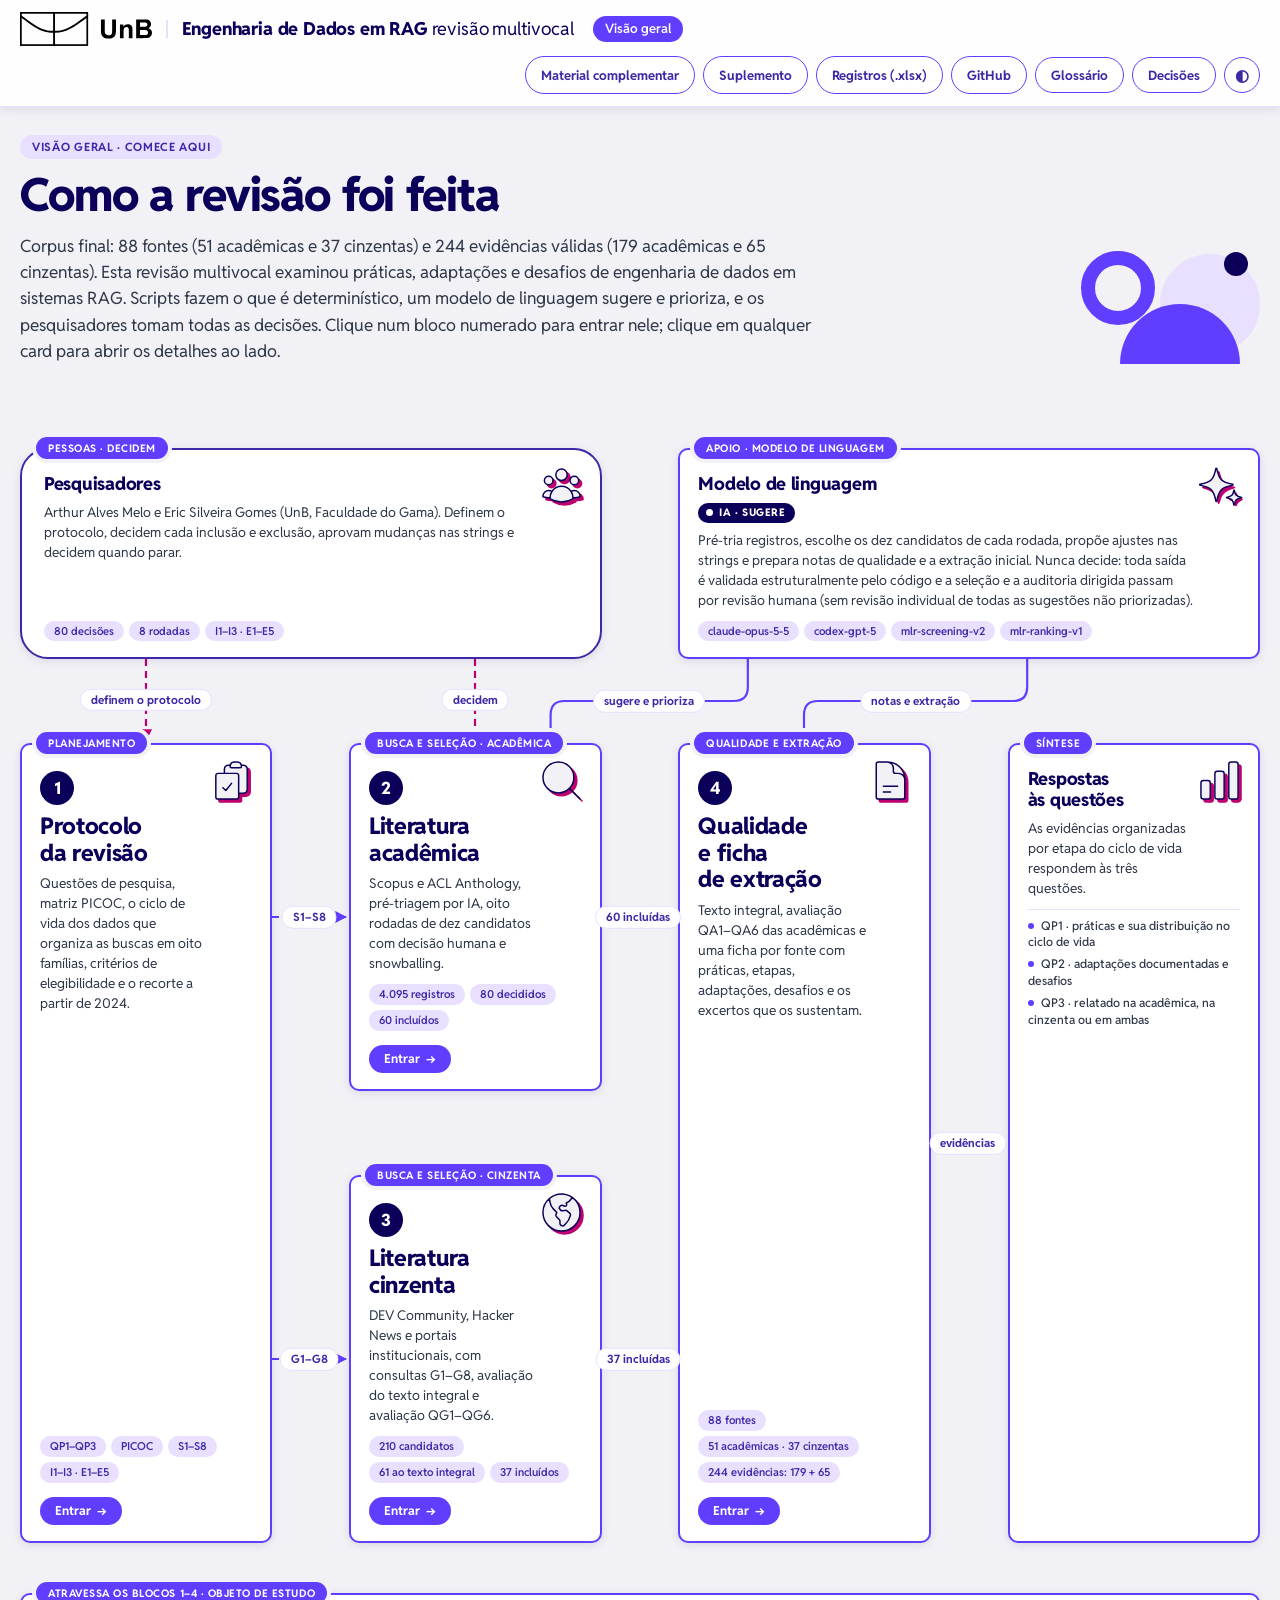
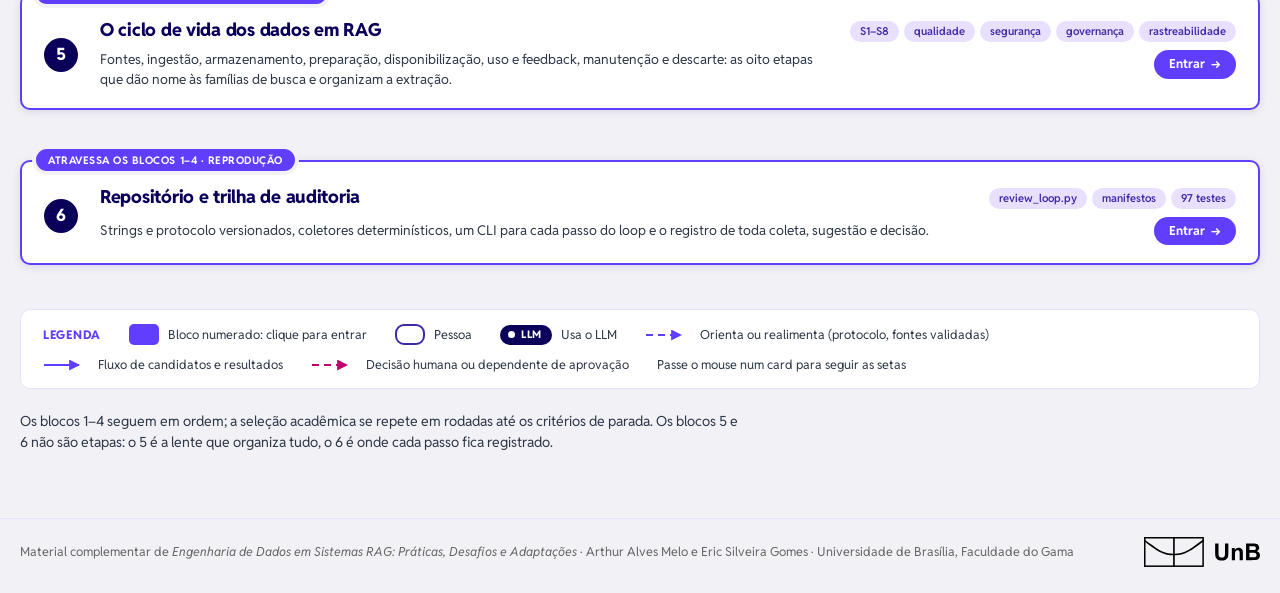
<file: docs/index.html>
<!doctype html>
<html lang="pt-BR">
<head>
<meta charset="utf-8">
<meta name="viewport" content="width=device-width,initial-scale=1,viewport-fit=cover">
<title>Engenharia de Dados em RAG · Arquitetura da revisão</title>
<meta name="description" content="Material complementar do artigo Engenharia de Dados em Sistemas RAG: Práticas, Desafios e Adaptações. Mapa interativo da revisão multivocal: protocolo, seleção acadêmica e cinzenta, qualidade, extração e trilha de auditoria.">
<link rel="preconnect" href="https://fonts.googleapis.com">
<link rel="preconnect" href="https://fonts.gstatic.com" crossorigin>
<link rel="stylesheet" href="https://fonts.googleapis.com/css2?family=Reddit+Sans:wght@400;500;600;700;800;900&display=swap">
<style>
/* Material complementar da MLR sobre engenharia de dados em RAG. Motor e estilo reaproveitados do
   mapa de arquitetura do graphrag-tais (Gov Hub · Lab Livre). Mapa em níveis: visão geral com seis blocos; cada bloco abre a
   vista de dentro dele. Setas calculadas a partir da posição real dos cards na grade.
   IDV Gov Hub, modo sóbrio (GovHub-skills/01-govhub): roxo #613EFF, navy #0A005A, claro #F2F1F6,
   acento #BE006E só em detalhe (pendência), Reddit Sans em tudo. Setas tipadas como na skill
   govhub-diagramas: exec, data, meta, flow, gov. */
:root{
  --bg:#F2F1F6; --paper:#FFFFFF; --ink:#0A005A; --text:#2D3748; --muted:#666666; --line:#E9DFFF;
  --purple:#613EFF; --purple-600:#5235D9; --purple-700:#3F28A6; --on-purple:#FFFFFF;
  --tint-1:rgba(97,62,255,.06); --tint-2:rgba(97,62,255,.12); --tint-3:rgba(97,62,255,.30);
  --accent:#BE006E; --gray:#9CA3AF;
  --shadow:0 2px 10px rgba(10,0,90,.10); --shadow-lg:0 8px 30px rgba(10,0,90,.16);
  /* papéis: no claro valem os tokens da IDV; o escuro troca só estes */
  --cta:#613EFF; --cta-hover:#5235D9; --card-border:var(--purple); --person-border:#3F28A6;
  --pilln-bg:#0A005A; --pilln-fg:#FFFFFF; --head-bg:#0A005A; --head-fg:#FFFFFF;
  --icon-bg:transparent; --zone-border:var(--purple); --zone-bg:var(--tint-1); --glow:none;
  --font:'Reddit Sans','Open Sans',-apple-system,'Segoe UI',Roboto,sans-serif;
  --mono:ui-monospace,'SF Mono',Menlo,Consolas,monospace;
  color-scheme:light;
}
@media (prefers-color-scheme:dark){:root:not([data-theme="light"]){
  --bg:#121217; --paper:#1B1B22; --ink:#F3F3F7; --text:#D4D4DD; --muted:#9696A6; --line:rgba(255,255,255,.09);
  --purple:#9A88FF; --purple-600:#AC9DFF; --purple-700:#C9BFFF; --on-purple:#FFFFFF;
  --tint-1:rgba(154,136,255,.04); --tint-2:rgba(154,136,255,.13); --tint-3:rgba(154,136,255,.28);
  --accent:#FF5BAA; --gray:#5C5C6B;
  --shadow:0 1px 0 rgba(255,255,255,.04) inset,0 6px 18px rgba(0,0,0,.35); --shadow-lg:0 1px 0 rgba(255,255,255,.05) inset,0 14px 34px rgba(0,0,0,.5);
  --cta:#613EFF; --cta-hover:#7356FF; --card-border:rgba(255,255,255,.11); --person-border:rgba(255,255,255,.2);
  --pilln-bg:#F2F1F6; --pilln-fg:#0A005A; --head-bg:#26262F; --head-fg:#FFFFFF;
  --icon-bg:#F2F1F6; --zone-border:rgba(154,136,255,.32); --zone-bg:rgba(255,255,255,.015);
  --glow:radial-gradient(1000px 460px at 88% -10%,rgba(97,62,255,.16),transparent 65%);
  color-scheme:dark}}
:root[data-theme="dark"]{
  --bg:#121217; --paper:#1B1B22; --ink:#F3F3F7; --text:#D4D4DD; --muted:#9696A6; --line:rgba(255,255,255,.09);
  --purple:#9A88FF; --purple-600:#AC9DFF; --purple-700:#C9BFFF; --on-purple:#FFFFFF;
  --tint-1:rgba(154,136,255,.04); --tint-2:rgba(154,136,255,.13); --tint-3:rgba(154,136,255,.28);
  --accent:#FF5BAA; --gray:#5C5C6B;
  --shadow:0 1px 0 rgba(255,255,255,.04) inset,0 6px 18px rgba(0,0,0,.35); --shadow-lg:0 1px 0 rgba(255,255,255,.05) inset,0 14px 34px rgba(0,0,0,.5);
  --cta:#613EFF; --cta-hover:#7356FF; --card-border:rgba(255,255,255,.11); --person-border:rgba(255,255,255,.2);
  --pilln-bg:#F2F1F6; --pilln-fg:#0A005A; --head-bg:#26262F; --head-fg:#FFFFFF;
  --icon-bg:#F2F1F6; --zone-border:rgba(154,136,255,.32); --zone-bg:rgba(255,255,255,.015);
  --glow:radial-gradient(1000px 460px at 88% -10%,rgba(97,62,255,.16),transparent 65%);
  color-scheme:dark}
.on-dark{display:none!important}
@media (prefers-color-scheme:dark){:root:not([data-theme="light"]){--icon-pad:5px}}
:root[data-theme="dark"]{--icon-pad:5px}
@media (prefers-color-scheme:dark){:root:not([data-theme="light"]) .on-dark{display:inline-block!important}:root:not([data-theme="light"]) .on-light{display:none!important}}
:root[data-theme="dark"] .on-dark{display:inline-block!important}
:root[data-theme="dark"] .on-light{display:none!important}

html,body{margin:0}
body{min-height:100vh;background:var(--glow),var(--bg);background-repeat:no-repeat;color:var(--text);font:15px/1.45 var(--font);-webkit-font-smoothing:antialiased}
[hidden]{display:none!important}
button{font:inherit;color:inherit;cursor:pointer}
:focus-visible{outline:3px solid var(--purple);outline-offset:3px}

/* Barra superior */
.bar{position:sticky;top:0;z-index:20;display:flex;flex-wrap:wrap;align-items:center;gap:10px 20px;padding:12px 20px;background:color-mix(in srgb,var(--paper) 92%,transparent);backdrop-filter:blur(10px);border-bottom:1.5px solid var(--line);box-shadow:var(--shadow)}
.brand{display:flex;align-items:center;gap:14px;min-width:0;border:0;background:none;padding:0}
.brand img{height:30px;width:auto}
.brand .prod{padding-left:14px;border-left:2px solid var(--line);font:400 18px/1 var(--font);color:var(--ink);letter-spacing:-.01em}
.brand .prod b{font-weight:800}
.crumbs{display:flex;flex-wrap:wrap;align-items:center;gap:6px;min-width:0;font:600 13px/1.2 var(--font)}
.crumbs button{border:0;background:none;padding:4px 2px;color:var(--purple-700);text-decoration:underline;text-underline-offset:3px}
.crumbs span[aria-current]{padding:5px 12px;background:var(--cta);color:#fff;border-radius:999px}
.crumbs i{font-style:normal;color:var(--muted)}
.tools{display:flex;flex-wrap:wrap;align-items:center;gap:8px;margin-left:auto}
.btn{display:inline-flex;align-items:center;gap:6px;height:36px;padding:0 15px;border:1.5px solid var(--purple);border-radius:999px;background:var(--paper);color:var(--purple-700);font:700 13px var(--font);white-space:nowrap}
.btn:hover{background:var(--tint-2)}
.btn[aria-pressed="true"],.btn.solid{background:var(--cta);border-color:var(--cta);color:#fff}
.btn.solid:hover{background:var(--cta-hover)}
.btn.icon{width:36px;padding:0;justify-content:center;font-size:16px}

/* Vista */
main{padding:28px 20px 30px}
.view{max-width:1480px;margin:0 auto}
.view.enter{animation:enter .38s cubic-bezier(.2,.8,.2,1) both;transform-origin:var(--ox,50%) var(--oy,0)}
.view.back{animation:back .3s ease both}
@keyframes enter{from{opacity:0;transform:scale(.9)}to{opacity:1;transform:none}}
@keyframes back{from{opacity:0;transform:scale(1.04)}to{opacity:1;transform:none}}
.vhead{position:relative;display:flex;flex-wrap:wrap;align-items:flex-end;justify-content:space-between;gap:16px 32px;margin:0 0 58px}
.vhead > div{min-width:0;max-width:820px}
.vkick{display:inline-block;margin:0 0 12px;padding:5px 12px;border-radius:999px;background:var(--line);color:var(--purple-700);font:700 11.5px/1.2 var(--font);letter-spacing:.06em;text-transform:uppercase}
.vhead h1{margin:0;font:800 46px/1.04 var(--font);letter-spacing:-.025em;color:var(--ink)}
.vhead h1 .n{display:inline-grid;place-items:center;width:52px;height:52px;margin-right:14px;border-radius:50%;background:var(--ink);color:var(--paper);font-size:28px;vertical-align:6px}
.vhead h1 .lt{font-weight:400}
.vlead{margin:14px 0 0;font:400 17px/1.55 var(--font);max-width:74ch}
.shapes{flex:none;width:200px;height:120px}
.shapes .p{fill:var(--cta)} .shapes .n{fill:var(--ink)} .shapes .r{fill:none;stroke:var(--purple);stroke-width:14} .shapes .s{fill:var(--line)}
.ask{display:flex;gap:14px;align-items:flex-start;max-width:600px;padding:14px 18px;border-radius:16px 16px 16px 4px;background:var(--paper);box-shadow:var(--shadow);border:1.5px solid var(--line)}
.ask .qm{font:800 46px/.8 var(--font);color:var(--accent)}
.ask b{display:block;font:700 11px/1.2 var(--font);letter-spacing:.08em;text-transform:uppercase;color:var(--purple-700);margin-bottom:4px}
.ask q{font:600 16px/1.4 var(--font);color:var(--ink)}
.ask q::before,.ask q::after{content:none}
.ask small{display:block;margin-top:6px;font:400 12.5px/1.4 var(--font);color:var(--muted)}

/* Grade, zonas e setas */
.board{--cg:clamp(56px,6vw,96px);position:relative;display:grid;gap:84px var(--cg);align-items:stretch}
.zone{position:absolute;z-index:0;border:2px solid var(--zone-border);border-radius:16px;background:var(--zone-bg);pointer-events:none}
.zone.dashed{border-style:dashed}
.zone .pill{left:20px;top:-15px;box-shadow:0 0 0 4px var(--bg)}
.wires{position:absolute;left:0;top:0;width:100%;height:100%;overflow:visible;pointer-events:none;z-index:1}
.wire{fill:none;stroke-width:2.2;transition:opacity .2s}
.w-exec{stroke:var(--ink)} .w-data{stroke:var(--ink);stroke-dasharray:7 5}
.w-meta{stroke:var(--purple);stroke-dasharray:7 5} .w-flow{stroke:var(--purple)}
.w-gov{stroke:var(--accent);stroke-dasharray:7 5}
.wire.on{stroke-width:3.6}
.wire.dim,.elabel.dim{opacity:.14}
.m-ink path{fill:var(--ink)} .m-pur path{fill:var(--purple)} .m-acc path{fill:var(--accent)}
.elabel{position:absolute;z-index:3;transform:translate(-50%,-50%);width:max-content;padding:3px 10px;background:var(--paper);border:1.5px solid var(--line);border-radius:999px;
  color:var(--purple-700);font:700 11.5px/1.25 var(--font);text-align:center;pointer-events:none;transition:opacity .2s}
.elabel.on{background:var(--cta);border-color:var(--cta);color:#fff}
.lane{align-self:end;display:flex;align-items:center;gap:10px;margin-bottom:-60px;font:700 11.5px/1.2 var(--font);letter-spacing:.08em;text-transform:uppercase;color:var(--purple-700)}
.lane::after{content:"";flex:1;border-top:2px dotted var(--line)}

/* Pílula (rótulo sobre a borda) */
.pill{position:absolute;top:-13px;left:14px;z-index:2;max-width:calc(100% - 28px);overflow:hidden;text-overflow:ellipsis;padding:5px 12px;border-radius:999px;background:var(--cta);color:#fff;
  font:700 10.5px/1.15 var(--font);letter-spacing:.05em;text-transform:uppercase;white-space:nowrap;box-shadow:0 0 0 4px var(--bg)}
.pill.navy{background:var(--pilln-bg);color:var(--pilln-fg)}
.pill.acc{background:var(--accent);color:#fff}
.pill.soft{background:var(--line);color:var(--purple-700)}

/* Cards */
.node{position:relative;z-index:2;display:flex;flex-direction:column;gap:8px;min-width:0;padding:24px 18px 16px;text-align:left;
  background:var(--paper);color:var(--text);border:2px solid var(--card-border);border-radius:10px;box-shadow:var(--shadow);transition:opacity .2s,transform .15s,box-shadow .15s}
button.node:hover{transform:translateY(-2px);box-shadow:var(--shadow-lg);border-color:var(--purple)}
.node.dim{opacity:.3}
.node.pin{outline:4px solid var(--accent);outline-offset:5px}
.node > span{display:block}
.ttl{font:800 18px/1.15 var(--font);letter-spacing:-.015em;color:var(--ink);text-wrap:balance}
.tx{font:400 13.5px/1.48 var(--font);color:var(--text)}
.ex{font:500 12.5px/1.42 var(--font);padding:7px 10px;border-radius:6px;background:var(--bg);color:var(--text)}
.ex b{font-weight:800;color:var(--purple-700)}
.tags{display:flex!important;flex-wrap:wrap;gap:5px;margin-top:auto;padding-top:2px}
.tag{display:inline-block;padding:3px 10px;border-radius:999px;background:var(--line);color:var(--purple-700);font:600 11px/1.35 var(--font)}
.tag.code{font:600 10.5px/1.4 var(--mono)}
.badge{display:inline-flex!important;align-self:flex-start;align-items:center;gap:6px;padding:3px 10px 3px 8px;border-radius:999px;font:800 10.5px/1.3 var(--font);letter-spacing:.05em;text-transform:uppercase}
.badge::before{content:"";width:7px;height:7px;border-radius:50%;background:currentColor}
.badge.det{background:var(--bg);color:var(--purple-700)}
.badge.llm{background:var(--ink);color:var(--paper)}
.badge.pend{background:var(--bg);color:var(--accent)}
.note{display:block;padding:8px 11px;border:1.5px dashed var(--accent);border-radius:6px;background:var(--bg);font:500 12px/1.4 var(--font);color:var(--text)}
.note b{color:var(--accent);font-weight:800}
.open{display:inline-flex!important;align-self:flex-start;align-items:center;gap:6px;margin-top:6px;padding:8px 15px;border-radius:999px;background:var(--cta);color:#fff;font:700 12.5px/1 var(--font)}
button.node:hover .open{background:var(--cta-hover)}
.ico{position:absolute;top:14px;right:14px;width:46px;height:46px;padding:var(--icon-pad,0);border-radius:12px;background:var(--icon-bg)}
.has-ico .ttl,.has-ico .tx{padding-right:44px}
.outs{display:none!important}
.num{display:inline-grid!important;place-items:center;width:34px;height:34px;border-radius:50%;background:var(--ink);color:var(--paper);font:800 17px/1 var(--font)}

.k-stage{border-width:2.5px;padding-top:26px}
.k-stage .ttl{font-size:23px}
.k-person{border-radius:28px;border-color:var(--person-border);padding-inline:22px}
.k-store{margin-top:16px;border-top-left-radius:0;border-top-right-radius:0;background:linear-gradient(var(--tint-1),var(--tint-1)),var(--paper)}
.k-store::before{content:"";position:absolute;left:-2px;right:-2px;top:-20px;height:22px;border:2px solid var(--card-border);border-bottom:0;border-radius:50%/100% 100% 0 0;background:var(--paper)}
.k-store .pill{top:-30px}
.k-store .ttl{font-size:21px}
#stage [data-id="s-exp"]{align-self:center}
.k-pend{border-style:dashed;border-color:var(--accent);box-shadow:none}
.k-goto{background:var(--cta);border-color:var(--cta);color:#fff;justify-content:center}
.k-goto .ttl,.k-goto .tx{color:#fff}
.k-goto .open{background:#fff;color:#3F28A6}
.k-band{display:grid;grid-template-columns:auto minmax(0,1fr) auto;column-gap:22px;align-items:center;margin-top:-34px;padding:24px 22px 18px}
.k-band > .num{grid-row:1 / span 2}
.k-band > .ttl,.k-band > .tx{grid-column:2}
.k-band > .tags{grid-column:3;grid-row:1;margin:0;justify-content:flex-end}
.k-band > .open{grid-column:3;grid-row:2;justify-self:end;margin:0}
.k-plat .ttl{font-size:21px}
.k-note{border:1.5px solid var(--line);box-shadow:none;background:var(--paper);align-self:start}
.k-fig{padding:26px 18px 14px}
.k-check .ttl{font-size:16px}

/* Listas e figuras dentro do card */
.doclist{display:flex!important;flex-direction:column;gap:0;margin-top:2px;border-top:1.5px solid var(--line)}
.doclist.grid{display:grid!important;grid-template-columns:repeat(3,minmax(0,1fr));column-gap:22px}
.doclist > span{display:grid;grid-template-columns:22px minmax(0,1fr);column-gap:8px;padding:7px 0;border-bottom:1px solid var(--line)}
.doclist i{grid-row:1 / span 2;width:22px;height:22px;border-radius:50%;background:var(--tint-2);color:var(--purple-700);display:grid;place-items:center;font:800 11px/1 var(--font);font-style:normal}
.doclist b{font:700 12.5px/1.3 var(--font);color:var(--ink)}
.doclist small{font:400 11.5px/1.35 var(--font);color:var(--muted)}
.kv{display:grid!important;grid-template-columns:auto minmax(0,1fr);gap:6px 10px;margin-top:2px;padding-top:8px;border-top:1.5px solid var(--line);font:400 12px/1.4 var(--font)}
.kv b{font:700 12px/1.4 var(--mono);color:var(--purple-700)}
.li{display:flex!important;flex-direction:column;gap:5px;margin-top:2px;padding-top:8px;border-top:1.5px solid var(--line);font:500 12px/1.4 var(--font)}
.li > span::before{content:"";display:inline-block;width:6px;height:6px;margin-right:7px;border-radius:50%;background:var(--purple);vertical-align:1px}
.layers{display:flex!important;flex-direction:column;gap:6px}
.ly{display:flex;align-items:baseline;gap:8px;padding:8px 11px;border:2px solid var(--card-border);border-radius:8px;font:400 12px/1.3 var(--font)}
.ly b{font:800 13px/1 var(--font);min-width:46px}
.ly.l1{background:var(--tint-2)} .ly.l2{background:var(--tint-3)} .ly.l3{background:var(--cta);border-color:var(--cta);color:#fff}
.pipe{display:flex!important;flex-wrap:wrap;align-items:center;gap:6px 4px;margin-top:2px}
.pp{padding:5px 10px;border:2px solid var(--card-border);border-radius:999px;background:var(--paper);font:700 11.5px/1.2 var(--font);color:var(--ink)}
.pp.src{border-style:dashed}
.pp.gate{border-color:var(--pilln-bg);background:var(--pilln-bg);color:var(--pilln-fg)}
.pp.l1{background:var(--tint-2)} .pp.l2{background:var(--tint-3)} .pp.l3{background:var(--cta);border-color:var(--cta);color:#fff}
.pipe .ar{color:var(--purple);font-weight:800}
.mg{display:flex!important;flex-direction:column;gap:6px;padding:9px 0 2px;border-top:1.5px solid var(--line)}
.mg > b{font:800 13px/1.2 var(--font);color:var(--ink)}
.mg > b i{font-style:normal;font-weight:400;color:var(--muted)}
.mg .tags{margin-top:0}
.fig{display:block;width:100%;height:auto;overflow:visible}
.fig text{font-family:var(--font);fill:var(--text)}
.fig .t{fill:var(--paper);stroke:var(--purple);stroke-width:2}
.fig .tf{fill:var(--cta)} .fig .tt{fill:var(--tint-2);stroke:var(--purple);stroke-width:2}
.fig .tg{fill:var(--paper);stroke:var(--gray);stroke-width:2;stroke-dasharray:5 4}
.fig .c{fill:var(--bg);stroke:var(--purple);stroke-width:1.5}
.fig .l{stroke:var(--purple);stroke-width:1.5}
.fig .row{fill:var(--paper);stroke:var(--line);stroke-width:1}
.fig .j{stroke:var(--purple);stroke-width:3;fill:none}
.fig .jg{stroke:var(--gray);stroke-width:2;stroke-dasharray:6 5;fill:none}
.fig .w{fill:#fff;font-weight:800} .fig .h{font-weight:800;fill:var(--ink)} .fig .g{fill:var(--gray)} .fig .p7{fill:var(--purple-700);font-weight:700}
.fig .mono{font-family:var(--mono)}
.fig .dot{fill:var(--accent)} .fig .key{fill:var(--purple)}
.figcard{display:flex!important;flex-direction:column;gap:4px;padding:10px 12px;border:1.5px dashed var(--card-border);border-radius:8px;background:var(--bg);font:400 11.5px/1.4 var(--font)}
.figcard b{font:700 11px/1.3 var(--mono);color:var(--ink)}
.figcard code{font:500 10.5px/1.4 var(--mono);color:var(--purple-700);overflow-wrap:anywhere}

/* Produtos (vista Entregar) */
.k-persona{padding:0;gap:0;overflow:hidden}
.phead{position:relative;display:flex;flex-direction:column;gap:8px;padding:22px 22px 18px;background:var(--head-bg);color:var(--head-fg)}
.phead .kk{font:700 11px/1.2 var(--font);letter-spacing:.07em;text-transform:uppercase;opacity:.8}
.phead .ttl{font:800 32px/1 var(--font);color:var(--head-fg)}
.phead .who{font:400 14px/1.45 var(--font)}
.tiles{display:grid;grid-template-columns:repeat(auto-fill,minmax(210px,1fr));gap:12px;padding:18px 20px 18px}
.tile{display:flex;flex-direction:column;gap:5px;padding:12px 13px 13px;text-align:left;border:1.5px solid var(--line);border-radius:10px;background:var(--tint-1);transition:transform .15s,box-shadow .15s,border-color .15s}
.tile:hover{transform:translateY(-2px);box-shadow:var(--shadow-lg);border-color:var(--purple)}
.tile img{width:38px;height:38px;padding:var(--icon-pad,0);border-radius:10px;background:var(--icon-bg)}
.tile b{font:800 15px/1.2 var(--font);color:var(--ink)}
.tile span{font:400 12.5px/1.42 var(--font)}
.tile .badge{margin-top:3px}
.pfoot{display:flex;flex-wrap:wrap;gap:6px;padding:0 20px 18px}

/* Legenda e rodapé */
.legend{display:flex;flex-wrap:wrap;align-items:center;gap:12px 28px;margin-top:44px;padding:14px 22px;border:1.5px solid var(--line);border-radius:10px;background:var(--paper);font:400 12.5px/1.3 var(--font)}
.legend > b{font:800 12px/1 var(--font);letter-spacing:.06em;text-transform:uppercase;color:var(--purple)}
.legend .it{display:flex;align-items:center;gap:9px}
.legend svg{width:46px;height:12px;overflow:visible;flex:none}
.legend .sw{width:26px;height:17px;border:2px solid var(--card-border);border-radius:5px;background:var(--paper);flex:none}
.legend .sw.store{border-radius:3px 3px 5px 5px;border-top-width:5px;background:var(--tint-1)}
.legend .sw.person{border-radius:9px;border-color:var(--purple-700)}
.legend .sw.pend{border-style:dashed;border-color:var(--accent)}
.legend .sw.go{background:var(--cta);border-color:var(--cta)}
.vfoot{display:flex;flex-wrap:wrap;align-items:center;justify-content:space-between;gap:14px;margin-top:22px}
.vfoot p{margin:0;max-width:80ch;font:400 14px/1.55 var(--font)}
.sib{display:flex;flex-wrap:wrap;gap:8px}
.site-foot{display:flex;flex-wrap:wrap;align-items:center;justify-content:space-between;gap:16px 30px;max-width:1480px;margin:34px auto 0;padding:18px 20px 26px;border-top:1.5px solid var(--line);font:400 12.5px/1.4 var(--font);color:var(--muted)}
.partners{display:flex;flex-wrap:wrap;align-items:center;gap:22px}
.partners img{height:30px;width:auto}
.partners img.lab{height:24px}

/* Painel lateral */
.panel{position:fixed;top:0;right:0;bottom:0;z-index:30;width:min(470px,100%);background:var(--paper);border-left:1.5px solid var(--line);overflow:auto;overscroll-behavior:contain;box-shadow:-10px 0 30px rgba(10,0,90,.14)}
.ph{position:sticky;top:0;display:flex;align-items:center;justify-content:space-between;gap:10px;padding:14px 20px;background:var(--head-bg);color:var(--head-fg);z-index:1}
.ph b{font:800 15px/1.2 var(--font);letter-spacing:.02em}
.ph .btn{background:transparent;border-color:var(--head-fg);color:var(--head-fg)}
.pb{padding:18px 24px 34px}
.d-eb{display:inline-block;margin:0 0 10px;padding:4px 11px;border-radius:999px;background:var(--line);color:var(--purple-700);font:700 11px/1.3 var(--font);letter-spacing:.05em;text-transform:uppercase}
.pb h2{margin:0 0 10px;font:800 25px/1.12 var(--font);letter-spacing:-.02em;color:var(--ink);text-wrap:balance}
.lead{margin:0 0 6px;font:400 15.5px/1.55 var(--font)}
.sec{margin-top:20px}
.sec h3{margin:0 0 8px;font:800 11.5px/1.2 var(--font);letter-spacing:.08em;text-transform:uppercase;color:var(--purple)}
.sec p{margin:0;font:400 14px/1.6 var(--font)}
.sec ul{margin:0;padding-left:18px;display:flex;flex-direction:column;gap:6px;font:400 14px/1.5 var(--font)}
.sec ul li::marker{color:var(--purple)}
.sec.warn{padding:12px 14px;border:1.5px dashed var(--accent);border-radius:8px;background:var(--bg)}
.sec.warn h3{color:var(--accent)}
.sec code,.codes code{font:600 12px var(--mono);background:var(--bg);border:1px solid var(--line);padding:2px 6px;border-radius:4px;overflow-wrap:anywhere;color:var(--purple-700)}
.codes{display:flex;flex-wrap:wrap;gap:6px}
.tbl{display:grid;grid-template-columns:auto 1fr;gap:7px 14px;font:400 13.5px/1.45 var(--font)}
.tbl b{font-weight:700;color:var(--ink)}
.mt{display:flex;flex-direction:column;gap:8px}
.mt div{padding:9px 12px;border-radius:8px;background:var(--bg)}
.mt b{display:block;font:700 13.5px/1.3 var(--font);color:var(--ink)}
.mt code{font:600 11px var(--mono);color:var(--purple-700)}
.mt span{display:block;font:400 13px/1.45 var(--font)}
.lk{display:flex;gap:10px;align-items:flex-start;width:100%;text-align:left;padding:9px 12px;margin-bottom:7px;border:1.5px solid var(--line);border-radius:8px;background:var(--paper)}
.lk:hover{border-color:var(--purple);box-shadow:var(--shadow)}
.lk .dir{font:800 14px/1.2 var(--font);width:16px;flex:none;color:var(--purple)}
.lk b{display:block;font:700 13.5px/1.3 var(--font);color:var(--ink)}
.lk small{display:block;font:400 12.5px/1.4 var(--font);color:var(--muted)}
.dgroup{margin-top:20px}
.dgroup h3{margin:0 0 9px;font:800 16px/1.2 var(--font);color:var(--ink)}
.dgroup.warn h3{color:var(--accent)}
.gl{margin:0;display:grid;gap:10px}
.gl div{padding-bottom:10px;border-bottom:1px solid var(--line)}
.gl dt{font:800 14.5px/1.3 var(--font);color:var(--ink)}
.gl dt span{font:400 12.5px var(--font);color:var(--muted);margin-left:6px}
.gl dd{margin:3px 0 0;font:400 13.5px/1.5 var(--font)}


/* Acréscimos da MLR */
.sec pre.q{margin:0;padding:10px 12px;border-radius:8px;background:var(--bg);border:1px solid var(--line);font:500 11.5px/1.5 var(--mono);color:var(--ink);white-space:pre-wrap;overflow-wrap:anywhere}
.codes a{text-decoration:none}
.codes a:hover code{border-color:var(--purple)}
a.lk{text-decoration:none;color:inherit}
.sec .fig{margin-top:4px}
.brand .uni{height:34px}
.prod small{font-weight:400;color:var(--muted)}
.vhead{margin-bottom:84px}

/* Celular: a grade vira coluna e as setas viram linhas de texto embaixo de cada card */
@media (max-width:880px){
  .brand img{height:24px}.brand .prod{font-size:15px}
  .tools{margin-left:0}
  .crumbs{order:3;flex-basis:100%}
  .vhead h1{font-size:34px}.shapes{display:none}
  .board{display:flex!important;flex-direction:column;gap:30px}
  .wires,.elabel,.zone{display:none}
  .lane{margin:8px 0 -10px}
  .outs{display:flex!important;flex-direction:column;gap:3px;margin-top:4px;padding-top:8px;border-top:1.5px dashed var(--line);font:600 12px/1.35 var(--font);color:var(--purple-700)}
  .k-band{display:flex;margin-top:0}
  .k-store{margin-top:24px}
  .ico{width:38px;height:38px}
  .panel{top:auto;height:74%;width:100%;border-left:0;border-top:1.5px solid var(--line)}
}
@media (prefers-reduced-motion:reduce){.view.enter,.view.back{animation:none}.node,.tile,.wire{transition:none}button.node:hover,.tile:hover{transform:none}}
</style>
</head>
<body>
<header class="bar">
  <button class="brand" type="button" id="home" aria-label="Voltar à visão geral da revisão">
    <img class="uni on-light" data-asset="unb-light" alt="UnB">
    <img class="uni on-dark" data-asset="unb-dark" alt="UnB">
    <span class="prod"><b>Engenharia de Dados em RAG</b> revisão multivocal</span>
  </button>
  <nav class="crumbs" id="crumbs" aria-label="Onde você está"></nav>
  <div class="tools">
    <a class="btn" href="material.html" style="text-decoration:none" title="Tabelas, figuras, as 80 decisões da triagem e como reproduzir">Material complementar</a>
    <a class="btn" href="https://github.com/Arthrok/metodologia-tcc/blob/main/suplemento/MATERIAL_SUPLEMENTAR.md" style="text-decoration:none" title="Documento suplementar completo">Suplemento</a>
    <a class="btn" href="https://github.com/Arthrok/metodologia-tcc/blob/main/suplemento/Registros_MLR.xlsx" style="text-decoration:none" title="Planilha consolidada de registros">Registros (.xlsx)</a>
    <a class="btn" href="https://github.com/Arthrok/metodologia-tcc" style="text-decoration:none" title="Código e trilha de auditoria">GitHub</a>
    <button class="btn" id="bGloss" type="button">Glossário</button>
    <button class="btn" id="bDecs" type="button">Decisões</button>
    <button class="btn icon" id="bTheme" type="button" aria-label="Alternar tema claro ou escuro">◐</button>
  </div>
</header>

<main id="stage"></main>

<footer class="site-foot">
  <span>Material complementar de <i>Engenharia de Dados em Sistemas RAG: Práticas, Desafios e Adaptações</i> · Arthur Alves Melo e Eric Silveira Gomes · Universidade de Brasília, Faculdade do Gama</span>
  <span class="partners">
    <img class="on-light" data-asset="unb-light" alt="UnB"><img class="on-dark" data-asset="unb-dark" alt="UnB">
  </span>
</footer>

<aside class="panel" id="drawer" hidden aria-label="Detalhes">
  <div class="ph"><b id="drawerKind">Detalhes</b><button class="btn icon" type="button" id="drawerClose" aria-label="Fechar">×</button></div>
  <div class="pb" id="drawerBody"></div>
</aside>

<script src="assets/data/triagem.js"></script>
<script>
(() => {
'use strict';
// Logos (GovHub-skills/01-govhub/govhub-visual-identity/references/logo) e ícones sóbrios
// (GovHub-br/skills-assets, gov-hub/icons/*-sober.svg), embutidos para o arquivo abrir offline.
const ASSET = /*ASSETS*/{"lab-light": "[data-uri]", "lab-dark": "[data-uri]", "unb-light": "[data-uri]", "unb-dark": "[data-uri]", "i:arrow-down-tray": "[data-uri]", "i:arrow-path": "[data-uri]", "i:beaker": "[data-uri]", "i:book-open": "[data-uri]", "i:chart-bar": "[data-uri]", "i:chat-bubble-left-ellipsis": "[data-uri]", "i:check-badge": "[data-uri]", "i:clipboard-document-check": "[data-uri]", "i:code-bracket": "[data-uri]", "i:cube": "[data-uri]", "i:database": "[data-uri]", "i:document-chart-bar": "[data-uri]", "i:document-text": "[data-uri]", "i:eye-slash": "[data-uri]", "i:folder-open": "[data-uri]", "i:globe-americas": "[data-uri]", "i:governance": "[data-uri]", "i:help": "[data-uri]", "i:ia": "[data-uri]", "i:link": "[data-uri]", "i:list-bullet": "[data-uri]", "i:magnifying-glass": "[data-uri]", "i:puzzle-piece": "[data-uri]", "i:server-2": "[data-uri]", "i:share": "[data-uri]", "i:shield-check": "[data-uri]", "i:squares-2x2": "[data-uri]", "i:table-cells": "[data-uri]", "i:tag": "[data-uri]", "i:user-circle": "[data-uri]", "i:user-group": "[data-uri]", "i:workflow": "[data-uri]"};

/* ---------- figuras ---------- */
const FIG = {
  blocks:`<span class="pipe"><span class="pp gate">BLOCO-RAG</span><span class="ar">AND</span><span class="pp l1">BLOCO-ETAPA</span><span class="ar">·</span><span class="pp src">AND BLOCO-TIPOLOGIA (só G1–G8)</span></span>`,
  bases:`<span class="pipe"><span class="pp l1">Scopus</span><span class="pp l1">ACL Anthology</span><span class="pp src">IEEE Xplore · exploratória</span><span class="pp src">ACM DL · exploratória</span><span class="ar">·</span><span class="pp l2">DEV Community</span><span class="pp l2">Hacker News</span><span class="pp l2">portais institucionais</span><span class="ar">·</span><span class="pp">OpenAlex (forward)</span></span>`,
  funnel:`<span class="layers"><span class="ly"><b>4.095</b>conjunto consolidado</span><span class="ly l1"><b>2.232</b>pré-triados pela IA</span><span class="ly l2"><b>80</b>decididos por humanos</span><span class="ly l3"><b>60</b>inclusões preliminares</span></span>`,
  rounds:`<svg class="fig" viewBox="0 0 400 150" role="img" aria-label="Incluídas por rodada: r001 10, r002 9, r003 8, r004 9, r005 6, r006 5, r007 6, r008 7; o restante de cada rodada de dez foi excluído">${[10,9,8,9,6,5,6,7].map((v,i)=>{const x=14+i*48,h=v*10.5;return `<rect class="t" x="${x}" y="12" width="36" height="105" rx="4"/><rect class="tf" x="${x}" y="${117-h}" width="36" height="${h}" rx="4"/><text class="w" x="${x+18}" y="${117-h+16}" text-anchor="middle" font-size="12">${v}</text><text class="mono g" x="${x+18}" y="136" text-anchor="middle" font-size="10">r00${i+1}</text>`;}).join('')}</svg>`,
};

/* ---------- dados do ciclo de vida (referencial + contagens do artigo) ---------- */
const GH = 'https://github.com/Arthrok/metodologia-tcc/';
const RAGQ = '("retrieval augmented generation" OR "retrieval-augmented generation")';
const ST = {
  S1:{n:'Fontes',q:'De onde o conteúdo vem, quem responde por ele e sob quais restrições pode ser usado?',sig:'Autoridade, atualidade, cobertura, duplicidade e permissão documental.',terms:'"data source*" OR "knowledge source*" OR "source selection" OR "source curation" OR "corpus curation"',c:[542,46,343,13,'6 / 6','494 / 0',10,11,3]},
  S2:{n:'Ingestão',q:'Como a equipe registra, extrai e valida a entrada de novos dados?',sig:'Versão do documento, parsing, OCR, metadados de origem e tratamento de falhas.',terms:'"data ingestion" OR "document ingestion" OR "data extraction" OR "document parsing" OR OCR OR crawl*',c:[340,18,173,27,'81 / 15','1.361 / 13',17,26,7]},
  S3:{n:'Armazenamento',q:'Onde dados e derivados permanecem disponíveis?',sig:'Ligação entre documento, texto extraído, chunk, embedding, índice e cache.',terms:'"vector database*" OR "vector store*" OR "vector index*" OR "document store*" OR "embedding store*"',c:[724,13,452,33,'289 / 15','546 / 11',27,31,4]},
  S4:{n:'Preparação',q:'Como os dados se tornam adequados ao consumo?',sig:'Preservação de estrutura, chunking, enriquecimento por metadados e vetorização.',terms:'chunk* OR "text segment*" OR "document split*" OR "text preprocessing" OR "document preprocessing" OR "text normalization" OR "embedding generation"',c:[712,81,470,51,'438 / 15','451 / 30',27,64,18]},
  S5:{n:'Disponibilização',q:'Como o consumidor recebe o dado?',sig:'Filtros, recuperação, reranqueamento e montagem de contexto em tempo de consulta.',terms:'"retrieval strateg*" OR "hybrid search" OR rerank* OR "metadata filter*" OR "context compression"',c:[768,113,443,63,'264 / 15','210 / 24',18,46,15]},
  S6:{n:'Uso e feedback',q:'Que sinais revelam utilidade ou falha?',sig:'Trechos irrelevantes, respostas sem evidência, traces e retorno de usuários.',terms:'"RAG evaluation" OR "retrieval evaluation" OR observab* OR tracing OR "user feedback"',c:[290,32,235,57,'175 / 15','408 / 14',13,34,5]},
  S7:{n:'Manutenção',q:'Como a equipe preserva coerência e utilidade ao longo do tempo?',sig:'Reindexação, atualização de vetores, revisão de permissões e análise de impacto.',terms:'freshness OR reindex* OR "document update*" OR "corpus update*" OR "incremental update*" OR version*',c:[291,19,188,33,'160 / 15','239 / 4',4,38,8]},
  S8:{n:'Descarte',q:'Como a equipe remove ou restringe dados e seus derivados?',sig:'Remoção coordenada de documentos, chunks, vetores, índices e caches.',terms:'"data deletion" OR "document deletion" OR deindex* OR erasure OR retention OR purge OR expiration',c:[99,10,75,128,'10 / 10','160 / 1',3,11,5]},
};
const stageNum = id => { const c = ST[id].c; return [`Scopus ${c[0]} · ACL Anthology ${c[1]} ocorrências`, `IEEE Xplore ${c[2]} · ACM DL ${c[3]} (consultas exploratórias, sem coleta consolidada)`, `DEV Community ${c[4]} (aderentes / candidatos) · Hacker News ${c[5]} (ocorrências / candidatos)`, `${c[6]} inclusões preliminares na triagem acadêmica`, `Associações de evidências válidas: ${c[7]} acadêmicas e ${c[8]} cinzentas`]; };
const stageD = (ids, faz) => ({faz, q:ids.map(id => `${id} · ${RAGQ}\n  AND (${ST[id].terms})`).join('\n\n'), num:ids.flatMap(id => ids.length > 1 ? stageNum(id).map(x => `${id} · ${x}`) : stageNum(id)), papers:ids});
const stageS = id => `${ST[id].q} ${ST[id].sig}`;

/* ---------------------------------------------------------------------------
   Vistas. Nó: id, k (tipo), area, pill, t, s, ex, tags, badge ([det|llm|pend, texto]), note, ico,
   fig, docs, kv, li, go, d (painel: faz, pq, num, fora, tbl, cod, q, papers).
--------------------------------------------------------------------------- */
const VIEWS = {
home: {
  t:'Como a revisão foi feita', kick:'Visão geral · comece aqui', shapes:true,
  lead:'Corpus final: 88 fontes (51 acadêmicas e 37 cinzentas) e 244 evidências válidas (179 acadêmicas e 65 cinzentas). Esta revisão multivocal examinou práticas, adaptações e desafios de engenharia de dados em sistemas RAG. Scripts fazem o que é determinístico, um modelo de linguagem sugere e prioriza, e os pesquisadores tomam todas as decisões. Clique num bloco numerado para entrar nele; clique em qualquer card para abrir os detalhes ao lado.',
  cols:'repeat(4,minmax(0,1fr))',
  areas:['res res ia ia','plan acad ext syn','plan gray ext syn','rag rag rag rag','repo repo repo repo'],
  nodes:[
    {id:'h-res',k:'person',area:'res',pill:'Pessoas · decidem',ico:'user-group',t:'Pesquisadores',s:'Arthur Alves Melo e Eric Silveira Gomes (UnB, Faculdade do Gama). Definem o protocolo, decidem cada inclusão e exclusão, aprovam mudanças nas strings e decidem quando parar.',tags:['80 decisões','8 rodadas','I1–I3 · E1–E5'],
     d:{faz:'Preenchem a planilha de cada rodada com decisão, critério de exclusão e justificativa; aprovam ou recusam propostas de novas strings; avaliam os indicadores de parada; conferem as notas de qualidade e a extração sugeridas pelo modelo.',
        pq:['A decisão de inclusão ou exclusão cabe sempre aos pesquisadores; o modelo só ordena e sugere.','Nos 80 candidatos apresentados, todos com sugestão de inclusão e prioridade alta, os pesquisadores divergiram do modelo em 20 casos (25%).'],
        cod:['data/review/decisions.jsonl','data/review/workspace.json']}},
    {id:'h-ia',k:'node',area:'ia',pill:'Apoio · modelo de linguagem',ico:'ia',t:'Modelo de linguagem',s:'Pré-tria registros, escolhe os dez candidatos de cada rodada, propõe ajustes nas strings e prepara notas de qualidade e a extração inicial. Nunca decide: toda saída é validada estruturalmente pelo código e a seleção e a auditoria dirigida passam por revisão humana (sem revisão individual de todas as sugestões não priorizadas).',badge:['llm','IA · sugere'],tags:['claude-opus-5-5','codex-gpt-5','mlr-screening-v2','mlr-ranking-v1'],
     d:{tbl:[['Pré-triagem acadêmica','claude-opus-5-5 em 1.647 registros e codex-gpt-5 em 585, com a mesma instrução mlr-screening-v2'],['Ranqueamento das rodadas','codex-gpt-5, instrução mlr-ranking-v1'],['Refinamento das strings','proposta q2, não aprovada pelos pesquisadores'],['Pré-triagem cinzenta, notas QA e QG, extração','claude-opus-5-5, sujeito à conferência dos pesquisadores']],
        pq:['As instruções são skills em Markdown versionadas no repositório; entradas e saídas de cada lote ficam registradas.'],
        cod:['.claude/skills/','data/review/pretriage/pretriage.jsonl']}},
    {id:'h-plan',k:'stage',area:'plan',n:1,pill:'Planejamento',ico:'clipboard-document-check',t:'Protocolo da revisão',s:'Questões de pesquisa, matriz PICOC, o ciclo de vida dos dados que organiza as buscas em oito famílias, critérios de elegibilidade e o recorte a partir de 2024.',tags:['QP1–QP3','PICOC','S1–S8','I1–I3 · E1–E5'],go:'plan'},
    {id:'h-acad',k:'stage',area:'acad',n:2,pill:'Busca e seleção · acadêmica',ico:'magnifying-glass',t:'Literatura acadêmica',s:'Scopus e ACL Anthology, pré-triagem por IA, oito rodadas de dez candidatos com decisão humana e snowballing.',tags:['4.095 registros','80 decididos','60 incluídos'],go:'acad'},
    {id:'h-gray',k:'stage',area:'gray',n:3,pill:'Busca e seleção · cinzenta',ico:'globe-americas',t:'Literatura cinzenta',s:'DEV Community, Hacker News e portais institucionais, com consultas G1–G8, avaliação do texto integral e avaliação QG1–QG6.',tags:['210 candidatos','61 ao texto integral','37 incluídos'],go:'gray'},
    {id:'h-ext',k:'stage',area:'ext',n:4,pill:'Qualidade e extração',ico:'document-text',t:'Qualidade e ficha de extração',s:'Texto integral, avaliação QA1–QA6 das acadêmicas e uma ficha por fonte com práticas, etapas, adaptações, desafios e os excertos que os sustentam.',tags:['88 fontes','51 acadêmicas · 37 cinzentas','244 evidências: 179 + 65'],go:'ext'},
    {id:'h-syn',k:'node',area:'syn',pill:'Síntese',ico:'chart-bar',t:'Respostas às questões',s:'As evidências organizadas por etapa do ciclo de vida respondem às três questões.',li:['QP1 · práticas e sua distribuição no ciclo de vida','QP2 · adaptações documentadas e desafios','QP3 · relatado na acadêmica, na cinzenta ou em ambas'],
     d:{faz:'As informações extraídas são organizadas por etapa do ciclo de vida. A QP1 sintetiza práticas, finalidades e contextos; a QP2 analisa adaptações, os requisitos que as motivaram e os desafios associados; a QP3 descreve se cada achado aparece na literatura acadêmica, na cinzenta ou em ambas.',
        pq:['A ausência de menção em um grupo não é lida como inexistência do achado fora do corpus.','A síntese distingue a frequência de menção da força, do tipo e do contexto das evidências.']}},
    {id:'h-rag',k:'band',area:'rag',n:5,pill:'Atravessa os blocos 1–4 · objeto de estudo',t:'O ciclo de vida dos dados em RAG',s:'Fontes, ingestão, armazenamento, preparação, disponibilização, uso e feedback, manutenção e descarte: as oito etapas que dão nome às famílias de busca e organizam a extração.',tags:['S1–S8','qualidade','segurança','governança','rastreabilidade'],go:'rag'},
    {id:'h-repo',k:'band',area:'repo',n:6,pill:'Atravessa os blocos 1–4 · reprodução',t:'Repositório e trilha de auditoria',s:'Strings e protocolo versionados, coletores determinísticos, um CLI para cada passo do loop e o registro de toda coleta, sugestão e decisão.',tags:['review_loop.py','manifestos','97 testes'],go:'repo'},
  ],
  edges:[
    {a:'h-res',b:'h-plan',l:'definem o protocolo',ty:'gov'},
    {a:'h-res',b:'h-acad',l:'decidem',ty:'gov'},
    {a:'h-ia',b:'h-acad',l:'sugere e prioriza',ty:'flow',s:'b',t:'t',fa:.12,fb:.8},
    {a:'h-ia',b:'h-ext',l:'notas e extração',ty:'flow',s:'b',t:'t',fa:.6,fb:.5},
    {a:'h-plan',b:'h-acad',l:'S1–S8',ty:'meta'},
    {a:'h-plan',b:'h-gray',l:'G1–G8',ty:'meta'},
    {a:'h-acad',b:'h-ext',l:'60 incluídas',ty:'flow'},
    {a:'h-gray',b:'h-ext',l:'37 incluídas',ty:'flow'},
    {a:'h-ext',b:'h-syn',l:'evidências',ty:'flow'},
  ],
  foot:'Os blocos 1–4 seguem em ordem; a seleção acadêmica se repete em rodadas até os critérios de parada. Os blocos 5 e 6 não são etapas: o 5 é a lente que organiza tudo, o 6 é onde cada passo fica registrado.'
},

plan: {
  n:1, t:'Protocolo da revisão', kick:'Planejamento · antes de qualquer busca',
  lead:'As questões de pesquisa e a matriz PICOC definem o que procurar; o ciclo de vida dos dados divide a busca em oito famílias; os critérios de elegibilidade decidem o que entra. As strings ficam em nível intermediário de especificidade: a delimitação mais estrita cabe à seleção.',
  cols:'repeat(4,minmax(0,1fr))', rg:'96px',
  areas:['qp qp picoc picoc','cyc cyc cyc cyc','str str crit crit','. . . out'],
  nodes:[
    {id:'p-qp',k:'node',area:'qp',pill:'Questões de pesquisa',ico:'help',t:'QP1–QP3',s:'A unidade de análise é uma prática ou um desafio de engenharia de dados associado ao ciclo de vida de sistemas RAG.',
     docs:[['QP1 · práticas','Quais práticas de engenharia de dados são relatadas em sistemas RAG e como se distribuem ao longo do ciclo de vida dos dados?'],['QP2 · adaptações e desafios','Quais adaptações e desafios são relatados na aplicação dessas práticas em sistemas RAG?'],['QP3 · acadêmica e cinzenta','Quais práticas, adaptações e desafios são relatados na literatura acadêmica, na cinzenta ou em ambas?']],
     d:{pq:['As questões formam uma sequência: a QP1 identifica e situa as práticas, a QP2 caracteriza adaptações e desafios, a QP3 descreve a distribuição entre os dois tipos de literatura.'],cod:['config/review_protocol.yaml']}},
    {id:'p-picoc',k:'node',area:'picoc',pill:'Delimitação',t:'Matriz PICOC',s:'Delimita a revisão e orienta a construção das buscas.',
     kv:[['População','Sistemas RAG.'],['Interesse','Práticas de engenharia de dados na construção, operação, manutenção e governança de sistemas RAG.'],['Comparação','Distribuição entre literatura acadêmica e cinzenta; quando documentado, contraste com outros contextos de engenharia de dados.'],['Resultados','Práticas no ciclo de vida, variações, adaptações documentadas e desafios.'],['Contexto','Desenvolvimento e operação de sistemas RAG em contextos acadêmicos e industriais.']],
     d:{fora:['O protocolo operacional (config/review_protocol.yaml) preservou a formulação histórica da triagem; o artigo registra as QPs e a PICOC finais.'],cod:['config/review_protocol.yaml','data/review/protocols/']}},
    {id:'p-cyc',k:'store',area:'cyc',pill:'Lente de análise',ico:'workflow',t:'Ciclo de vida dos dados em RAG',docsGrid:true,s:'Combina o Data Engineering Reference Model (DERM) e o Abstract Data Lifecycle Model (ADLM). Cada etapa vira uma família de busca; as dimensões transversais são registradas na extração.',
     docs:Object.entries(ST).map(([k,v]) => [`${k} · ${v.n}`, v.q]).concat([['Transversais','qualidade · segurança · governança · rastreabilidade']]),
     tags:['DERM','ADLM','8 etapas','4 dimensões transversais'],
     d:{tbl:Object.entries(ST).map(([k,v]) => [`${k} · ${v.n}`, `${v.q} Sinal em RAG: ${v.sig}`]),
        pq:['Uma base vetorial não é tratada como artefato isolado: o ciclo torna visíveis as dependências entre fonte, derivados (texto extraído, chunks, embeddings, índices, caches) e resposta.','Dimensões transversais podem estar ligadas a várias etapas; por isso não formam famílias de busca próprias.']}},
    {id:'p-str',k:'node',area:'str',pill:'Estratégia de busca',ico:'magnifying-glass',t:'Strings S1–S8 e G1–G8',s:'Cada família combina o bloco RAG com os termos de uma etapa. Para a literatura cinzenta, acrescenta-se um bloco de tipologia de publicação.',fig:'blocks',tags:['TITLE-ABS-KEY','v1 · SHA-256 4fa085f6c7d5'],
     d:{faz:'BLOCO-RAG: ("retrieval augmented generation" OR "retrieval-augmented generation"). BLOCO-TIPOLOGIA: "technical guide", "technical documentation", "engineering blog", "white paper", "technical report", "reference architecture", "case study", "best practices". A presença de um termo de tipologia não define a natureza da fonte; isso é verificado na seleção.',
        q:Object.entries(ST).map(([k,v]) => `${k} · ${v.n}\n  BLOCO-RAG AND (${v.terms})`).join('\n\n'),
        pq:['Nível intermediário de especificidade: favorece a cobertura e evita a exclusão prematura de fontes relevantes.','Adaptações de sintaxe, operadores e campos a cada mecanismo ficam registradas no protocolo.'],
        cod:['config/search_queries.yaml','data/review/queries/q1.yaml']}},
    {id:'p-crit',k:'node',area:'crit',pill:'Elegibilidade',ico:'check-badge',t:'Critérios I1–I3 e E1–E5',s:'Avaliação categórica: incluir, excluir ou ler o texto completo. Para cada exclusão, registra-se o critério principal.',
     kv:[['I1','Publicada a partir de 2024, ou anterior com contribuição fundacional justificada'],['I2','Aborda RAG de forma substantiva e se relaciona com engenharia de dados'],['I3','Apresenta prática, desafio, decisão técnica, arquitetura ou efeito analisável'],['E1','Duplicata ou versão redundante'],['E2','Anterior a 2024 sem contribuição fundacional'],['E3','Fora do escopo: RAG incidental'],['E4','Conteúdo insuficiente: introdutório, genérico ou promocional'],['E5','Conteúdo integral indisponível ou fonte derivada']],
     d:{pq:['Exceção fundacional só para contribuição direta à origem, definição ou consolidação de conceitos centrais de RAG. Nenhuma fonte anterior a 2024 foi incluída.','Para I1 vale a data de publicação ou, em documentação continuamente atualizada, a data explícita da última atualização. A data de acesso não substitui nenhuma das duas.'],
        fora:['O recorte a partir de 2024 pode excluir práticas documentadas antes desse período.']}},
    {id:'p-out',k:'goto',area:'out',pill:'Próximo',t:'2 · Literatura acadêmica',s:'As strings vão para as bases.',go:'acad'},
  ],
  edges:[
    {a:'p-qp',b:'p-picoc',l:'delimitam',ty:'meta'},
    {a:'p-picoc',b:'p-cyc',l:'orienta',ty:'meta'},
    {a:'p-cyc',b:'p-str',l:'uma família por etapa',ty:'meta'},
    {a:'p-str',b:'p-out',l:'consultas',ty:'flow',s:'b',t:'l',fa:.5,fb:.5},
  ],
  foot:'IEEE Xplore e ACM Digital Library tiveram só consultas exploratórias; na ACM, as strings foram aplicadas apenas ao campo Abstract, porque o texto completo trazia termos incidentais.'
},

acad: {
  n:2, t:'Literatura acadêmica', kick:'Busca e seleção · em rodadas de dez',
  lead:'Scripts coletam, consolidam e montam a lista curta; o modelo de linguagem pré-tria e escolhe os dez candidatos; os pesquisadores decidem. As fontes validadas realimentam a lista curta, o snowballing e a análise das strings. Oito rodadas, de 25 a 27/09/2026.',
  ask:{h:'Acompanhe um registro',q:'Structure-Aware Retrieval-Augmented Generation for Regulatory Compliance (2026)',n:'O primeiro candidato da rodada r001. Os exemplos nos cards seguem este registro do começo ao fim.'},
  cols:'repeat(6,minmax(0,1fr))', cg:'48px', rg:'92px',
  areas:['busc cons pre lista rank dec','. . . . . val','. . snow snow . par','. . ref ref . par'],
  zones:[{t:'Repetido a cada rodada',n:['a-lista','a-rank','a-dec']}],
  nodes:[
    {id:'a-busc',k:'node',area:'busc',pill:'2.1 · Coleta',t:'Buscas S1–S8',s:'Scopus com TITLE-ABS-KEY e enriquecimento dos resumos; ACL Anthology sobre um snapshot local. Sem filtro temporal.',badge:['det','Script'],ex:'Recuperado na Scopus pelas famílias S4 e S6.',tags:['3.142 Scopus','299 ACL','23/09/2026'],
     d:{tbl:Object.entries(ST).map(([k,v]) => [`${k} · ${v.n}`, `Scopus ${v.c[0]} · ACL ${v.c[1]}`]).concat([['Ocorrências','Scopus 3.766 · ACL 332'],['Registros únicos','Scopus 3.142 · ACL 299']]),
        faz:'Na Scopus, as famílias foram consultadas em TITLE-ABS-KEY e os registros enriquecidos pela Abstract Retrieval API. Na ACL Anthology, a busca usou o snapshot do commit e4d087a11bc0, com normalização textual de títulos e resumos. Um mesmo registro pode ser recuperado por mais de uma família.',
        pq:['Os coletores têm retry, paginação, retomada e cache; cada execução gera um manifesto com as strings, a impressão digital, os campos e as contagens.'],
        cod:['scripts/collect_scopus.py','scripts/collect_acl.py','src/collectors/','data/manifests/scopus/','data/manifests/acl/']}},
    {id:'a-cons',k:'node',area:'cons',pill:'2.2 · Consolidação',t:'Um conjunto deduplicado',s:'Deduplica pelo DOI ou, sem ele, pelo título normalizado (E1). Registros anteriores a 2024 são só marcados, nunca excluídos.',badge:['det','Script'],ex:'Vira P-1034dcb2f56f, um hash do DOI: refazer a coleta reproduz o mesmo identificador.',tags:['3.250 diretas','+845 snowballing','4.095'],
     d:{num:['191 registros da Scopus já estavam na ACL (E1)','3.250 publicações únicas das buscas diretas','845 acrescentados pelo backward snowballing → 4.095','486 anteriores a 2024, marcados para avaliação humana (472 vindos só do snowballing)','9 sem resumo'],
        pq:['A única exclusão automática é a de duplicatas; E2 e a exceção fundacional são decisões humanas.'],
        cod:['python scripts/review_loop.py sync','src/review/corpus.py','data/review/syncs/']}},
    {id:'a-pre',k:'node',area:'pre',pill:'2.3 · Pré-triagem',t:'Sugestão do modelo',s:'Por título, resumo e metadados, em lotes de 50: sugestão, prioridade, etapas, dimensões e um excerto literal do resumo.',badge:['llm','IA · sugere'],ex:'Incluir, prioridade alta, etapas S2–S6, qualidade e rastreabilidade.',tags:['2.232 de 4.095','mlr-screening-v2'],
     d:{num:['2.232 pré-triados: 1.954 no recorte e 278 anteriores a 2024','Sugestões: 827 incluir · 781 excluir · 624 ambíguo','claude-opus-5-5 em 1.647 registros; codex-gpt-5 em 585'],
        pq:['Todo excerto citado precisa aparecer literalmente no resumo. Um lote com qualquer excerto não literal é rejeitado inteiro na importação.','As sugestões só ordenam os candidatos das rodadas; não decidem elegibilidade.'],
        fora:['1.863 registros não foram pré-triados nem avaliados e continuam no conjunto como não revisados, sem decisão de exclusão.'],
        cod:['python scripts/review_loop.py pretriage-batches','python scripts/review_loop.py import-pretriage','.claude/skills/mlr-screening/SKILL.md','data/review/pretriage/pretriage.jsonl']}},
    {id:'a-lista',k:'node',area:'lista',pill:'2.4 · Lista curta',t:'Os 30 mais próximos',s:'Não revisados, ordenados por sugestão e prioridade e, depois, por similaridade TF-IDF de título e resumo com as fontes já incluídas.',badge:['det','Script'],ex:'Entra na lista curta de r001, ainda sem fontes validadas.',tags:['30 por rodada','TF-IDF'],
     d:{pq:['Registros não apresentados não são excluídos: continuam não revisados e podem aparecer em rodadas posteriores.'],
        cod:['python scripts/review_loop.py round-new','src/review/ranking.py']}},
    {id:'a-rank',k:'node',area:'rank',pill:'2.5 · Ranqueamento',t:'Dez candidatos justificados',s:'O modelo reordena a lista curta e indica exatamente dez, cada um com justificativa e as fontes validadas relacionadas.',badge:['llm','IA · sugere'],ex:'1º de r001: “descreve uma cadeia de dados RAG ampla e avaliada, da preparação estrutural e indexação vetorial até recuperação”.',tags:['10 de 30','mlr-ranking-v1'],
     d:{pq:['A importação recusa qualquer ranqueamento que não tenha exatamente 10 candidatos da lista curta.'],
        cod:['python scripts/review_loop.py round-rank rNNN …/ranking.input.json','.claude/skills/mlr-ranking/SKILL.md','data/review/rounds/']}},
    {id:'a-dec',k:'person',area:'dec',pill:'2.6 · Pessoas · decidem',ico:'user-circle',t:'Decisão humana',s:'Incluir ou excluir, com critério E1–E5 e justificativa. Uma rodada só fecha com dez decisões.',ex:'Incluído: “aborda práticas de pré-processamento estrutural e possíveis atividades de ingestão”.',tags:['80 decisões','60 incluídas','19 E3 · 1 E4'],
     d:{fig:'rounds',tbl:[['r001','10 incluídas · 0 excluídas'],['r002','9 · 1'],['r003','8 · 2'],['r004','9 · 1'],['r005','6 · 4'],['r006','5 · 5'],['r007','6 · 4'],['r008','7 · 3'],['Total','60 incluídas · 20 excluídas (19 por E3, 1 por E4)']],
        pq:['Todos os 80 candidatos tinham sugestão de inclusão com prioridade alta; os pesquisadores divergiram em 20 casos (25%).','A lista completa, com títulos e as justificativas humana e da IA, está no material complementar.'],
        cod:['python scripts/review_loop.py round-review rNNN …/review.csv','python scripts/review_loop.py round-close rNNN','data/review/decisions.jsonl']}},
    {id:'a-val',k:'store',area:'val',pill:'Conjunto',ico:'folder-open',t:'Fontes validadas',s:'Inclusões preliminares. Realimentam a lista curta, o snowballing e a análise das strings.',ex:'Passa a contar em S2–S6, qualidade e rastreabilidade.',tags:['60','55 Scopus · 13 ACL','2024–2027'],
     d:{num:['55 com proveniência Scopus, 13 da ACL Anthology (não exclusivas)','58 pelas buscas diretas; 6 também pelo snowballing, 2 só por ele','Por ano: 2024 · 1, 2025 · 19, 2026 · 38, 2027 · 2','Por etapa: S1 10 · S2 17 · S3 27 · S4 27 · S5 18 · S6 13 · S7 4 · S8 3'],
        fora:['As associações preliminares vêm da pré-triagem por título e resumo; as associações finais foram extraídas dos textos integrais das 51 fontes acadêmicas adequadas.']}},
    {id:'a-snow',k:'node',area:'snow',pill:'2.7 · Snowballing',t:'Backward e forward',s:'Referências de sementes provisórias da pré-triagem (41 nas três primeiras execuções) e de fontes incluídas (42 nas seis seguintes) pela visão REF da Scopus; citações no OpenAlex a partir das 52 fontes então adequadas, antes do rebaixamento de A57. Os 400 candidatos novos não foram incorporados pelo limite de esforço de avaliação e pelo escopo do estudo.',badge:['det','Script'],tags:['9 execuções backward (8 s/ erro, 1 parcial)','905 → 845 novos','forward: 400 novos'],
     d:{num:['Backward: 905 registros = 845 novos + 58 coincidentes + 2 duplicatas internas ou sem metadados mínimos, descartados antes da deduplicação','Nas duas últimas execuções, os 32 inéditos receberam sugestão de exclusão (29 anteriores a 2024)','Forward (14/11/2026): 426 trabalhos ≥ 2024 citam alguma semente; 26 já no corpus, 400 novos','Dos 400 novos, 95 foram priorizados e 305 não priorizados; nenhum foi incorporado nesta execução'],
        fora:['A busca forward foi encerrada pelo limite de esforço de avaliação e pelo escopo do estudo, sem inclusão dos 400 candidatos novos.','Duas das 52 sementes usadas à época não estavam indexadas no OpenAlex.'],
        cod:['python scripts/review_loop.py snowball --direction backward','src/review/snowball.py','data/manifests/snowball/']}},
    {id:'a-ref',k:'node',area:'ref',pill:'2.8 · Análise e refinamento',t:'Novas strings, só com aprovação',s:'O modelo analisa padrões, lacunas e o desempenho dos termos e pode propor incluir, remover ou trocar termos.',badge:['llm','IA · sugere'],tags:['proposta q2','não aprovada','v1 nas 8 rodadas'],
     d:{faz:'Após a rodada r003, a proposta q2 incluía "hybrid retrieval" na família S5. Os pesquisadores não a aprovaram, e as oito rodadas usaram a versão 1 das strings.',
        pq:['Uma nova versão só vale depois de register-queries, com revisor e justificativa, e ganha impressão digital e dados brutos próprios.'],
        cod:['python scripts/review_loop.py analyze','python scripts/review_loop.py refine','data/review/refinement/proposal_q2.md','data/review/analysis/']}},
    {id:'a-par',k:'person',area:'par',pill:'2.9 · Pessoas · decidem',ico:'check-badge',t:'Critérios de parada',s:'Quatro indicadores calculados após cada rodada apoiam a decisão; não encerram o loop sozinhos.',
     li:['✓ estabilidade das strings: v1 nas 8 rodadas','✗ baixa entrada: 18 inclusões nas 3 últimas','✓ saturação temática: nada novo nas 3 últimas','✓ cobertura: S1–S8 com ao menos 3 fontes'],tags:['encerrado em 27/09/2026'],
     d:{faz:'A descoberta acadêmica geral foi encerrada por decisão humana em 27/09/2026, com base na estabilidade das consultas, na saturação temática e na cobertura. O indicador de baixa entrada de estudos não foi atendido.',
        fora:['O registro não demonstra saturação bibliográfica estrita nem coletas independentes consolidadas na ACM Digital Library e na IEEE Xplore.'],
        cod:['python scripts/review_loop.py status','config/review_protocol.yaml']}},
  ],
  edges:[
    {a:'a-busc',b:'a-cons',ty:'data'},{a:'a-cons',b:'a-pre',ty:'flow'},{a:'a-pre',b:'a-lista',ty:'flow'},
    {a:'a-lista',b:'a-rank',l:'30',ty:'flow'},{a:'a-rank',b:'a-dec',l:'10',ty:'flow'},
    {a:'a-dec',b:'a-val',l:'incluídas',ty:'gov',s:'b',t:'t'},
    {a:'a-val',b:'a-rank',ty:'meta',s:'l',t:'b',fa:.25},
    {a:'a-val',b:'a-lista',l:'orientam lista curta e ranking',ty:'meta',s:'l',t:'b',fa:.25},
    {a:'a-val',b:'a-snow',l:'sementes',ty:'meta',s:'l',t:'r',fa:.6},
    {a:'a-snow',b:'a-cons',l:'novos candidatos',ty:'data',s:'l',t:'b'},
    {a:'a-val',b:'a-ref',l:'padrões e lacunas',ty:'meta',s:'l',t:'r',fa:.9},
    {a:'a-ref',b:'a-busc',l:'nova versão, só com aprovação',ty:'gov',s:'l',t:'b'},
    {a:'a-val',b:'a-par',l:'após cada rodada',ty:'flow',s:'b',t:'t'},
  ],
  foot:'A priorização pelo modelo pode introduzir viés de ordenação: só registros sugeridos para inclusão com prioridade alta chegaram à revisão humana, e as 80 decisões não equivalem à avaliação de todo o conjunto.'
},

gray: {
  n:3, t:'Literatura cinzenta', kick:'Busca e seleção · três frentes',
  lead:'Três mecanismos de descoberta com consultas derivadas de G1–G8, consolidação pela URL, pré-triagem por título e descrição com apoio de IA, avaliação do texto integral e avaliação QG1–QG6. Executada em 13/11/2026. A natureza editorial de cada publicação é verificada na seleção, não pelo mecanismo que a encontrou.',
  cols:'repeat(3,minmax(0,1fr))', rg:'96px',
  areas:['dev hn por','cons cons cons','pre read qg','inc inc out'],
  nodes:[
    {id:'g-dev',k:'node',area:'dev',pill:'3.1 · API pública',ico:'code-bracket',t:'DEV Community',s:'Sem busca textual: listagem da etiqueta rag (6.059 publicações) e G1–G8 aplicadas localmente a título, descrição e etiquetas.',badge:['det','Script'],tags:['15 por família','104 candidatos'],
     d:{tbl:Object.entries(ST).map(([k,v]) => [`G${k.slice(1)} · ${v.n}`, `${v.c[4]} (aderentes / candidatos)`]),
        pq:['Encerramento por esforço delimitado: os 15 primeiros registros de cada família, ordenados por reações. A popularidade só ordenou a leitura.'],
        fora:['A API limitou a profundidade da listagem cronológica; parte das publicações era promocional ou padronizada (tratada por E4 e QG1).']}},
    {id:'g-hn',k:'node',area:'hn',pill:'3.2 · API da Algolia',ico:'chat-bubble-left-ellipsis',t:'Hacker News',s:'Sem OR nem curingas: 92 consultas termo a termo, stories desde 01/01/2024. A fonte candidata é o documento externo, não o post.',badge:['det','Script'],tags:['1.897 lidos','94 candidatos'],
     d:{tbl:Object.entries(ST).map(([k,v]) => [`G${k.slice(1)} · ${v.n}`, `${v.c[5]} (ocorrências / candidatos)`]),
        pq:['Mantiveram-se publicações com endereço externo cujo título ou URL tivesse um termo do domínio e um da família.','Encerramento: os 50 primeiros resultados de cada consulta, na ordem de relevância do mecanismo.'],
        fora:['A decomposição em consultas por termo não garante cobertura equivalente às strings originais.']}},
    {id:'g-por',k:'person',area:'por',pill:'3.3 · Busca manual',ico:'book-open',t:'Portais institucionais',s:'Consultas direcionadas aos domínios de produtores escolhidos por pertinência, disponibilidade pública, responsabilidade editorial e especificidade técnica.',tags:['12 candidatos'],
     d:{li:true,tbl:[['Microsoft','Azure Architecture Center'],['AWS','Prescriptive Guidance, Security Blog, documentação do Amazon Bedrock'],['Google Cloud','Architecture Center'],['Outros','Databricks, NVIDIA, IBM, Uber, Elastic e Pinecone']],
        pq:['No LinkedIn, a busca encontrou apenas um artigo científico, que pela natureza editorial não é literatura cinzenta.'],
        fora:['A seleção intencional de portais pode ampliar a presença de certos fornecedores e tecnologias.']}},
    {id:'g-cons',k:'node',area:'cons',pill:'3.4 · Consolidação',t:'Deduplicação pela URL',s:'A proveniência registra mecanismo, família, consulta, parâmetros, data, posição e autoria.',badge:['det','Script'],tags:['198 das APIs','12 dos portais','210']},
    {id:'g-pre',k:'node',area:'pre',pill:'3.5 · Pré-triagem',t:'Título e descrição',s:'Sem rodadas de dez: os 198 candidatos das APIs recebem sugestão do modelo; as 12 páginas dos portais seguem direto. Saem anúncios de ferramentas, tutoriais introdutórios e listas promocionais. Eric revisou diretamente a filtragem e tomou as decisões finais.',badge:['llm','IA · sugere'],tags:['149 por E3 ou E4','61 seguem'],
     d:{fora:['A revisão humana não produziu registro individualizado das concordâncias e divergências com as sugestões do modelo; ficaram preservados candidatos, critérios, classificações e resultados.']}},
    {id:'g-read',k:'person',area:'read',pill:'3.6 · Pessoas · decidem',ico:'document-text',t:'Avaliação do texto integral',s:'Texto de cada candidata arquivado com a data de acesso; elegibilidade I1–I3 e E1–E5 avaliada no texto integral; decisões finais de Eric.',tags:['61 candidatas','2 via Internet Archive'],
     d:{pq:['Sem data de publicação ou de atualização confirmável, a elegibilidade temporal fica indeterminada e a fonte não entra.']}},
    {id:'g-qg',k:'node',area:'qg',pill:'3.7 · Qualidade',t:'QG1–QG6',s:'Autoridade, especificidade técnica, evidência de uso, atualidade, transparência e verificabilidade. Mínimo 4,0 e QG6 acima de zero.',badge:['llm','IA · sugere notas'],tags:['24 excluídas no texto integral'],
     d:{tbl:[['Pontuação abaixo de 4,0','9'],['E4 no texto integral','6'],['E5','3'],['Data indeterminada (I1)','3'],['Autoria não identificável (QG1 = 0)','2'],['QG6 = 0','1']],
        pq:['Adaptação das diretrizes de Garousi et al. (2019). A reputação da organização não substitui a avaliação.','Quando a fonte promove um produto da própria organização ou do autor, isso é registrado como possível viés comercial.']}},
    {id:'g-inc',k:'store',area:'inc',pill:'Conjunto',ico:'folder-open',t:'Fontes cinzentas incluídas',s:'Blogs técnicos individuais, relatos industriais de produção, documentação e arquiteturas de referência de fornecedores e relatórios técnicos com experimentos.',tags:['37','14 DEV · 14 HN · 9 portais'],
     d:{num:['23 com 5,0 pontos ou mais','14 com 4,0 ou 4,5']}},
    {id:'g-out',k:'goto',area:'out',pill:'Próximo',t:'4 · Qualidade e extração',s:'A ficha de cada fonte.',go:'ext'},
  ],
  edges:[
    {a:'g-dev',b:'g-cons',l:'104',ty:'data',s:'b',t:'t'},{a:'g-hn',b:'g-cons',l:'94',ty:'data',s:'b',t:'t'},{a:'g-por',b:'g-cons',l:'12',ty:'data',s:'b',t:'t'},
    {a:'g-cons',b:'g-pre',l:'210',ty:'flow',s:'b',t:'t',fa:.17},{a:'g-pre',b:'g-read',l:'61',ty:'flow'},{a:'g-read',b:'g-qg',ty:'flow'},{a:'g-qg',b:'g-inc',l:'37',ty:'gov',s:'b',t:'t',fb:.75},
    {a:'g-inc',b:'g-out',ty:'flow'},
  ],
  foot:'A conclusão operacional das buscas não equivale à saturação bibliográfica nem à recuperação exaustiva da literatura cinzenta disponível na Web.'
},

ext: {
  n:4, t:'Qualidade e extração', kick:'Três decisões em sequência',
  lead:'Primeiro a elegibilidade, depois a qualidade metodológica da fonte aceita e só então a caracterização das práticas. Notas e extração tiveram apoio do modelo de linguagem e passaram pela auditoria dirigida dos pesquisadores. O corpus final reuniu 88 fontes e 244 evidências válidas.',
  cols:'repeat(5,minmax(0,1fr))', rg:'96px',
  areas:['inc full qa ficha syn','gin gin gin ficha syn'],
  zones:[{t:'Literatura acadêmica',n:['x-inc','x-full','x-qa']},{t:'Literatura cinzenta',n:['x-gin']}],
  nodes:[
    {id:'x-inc',k:'store',area:'inc',pill:'De 2',t:'Inclusões preliminares',s:'Oito rodadas de decisão humana.',tags:['60'],go:'acad'},
    {id:'x-full',k:'node',area:'full',pill:'4.1 · Texto integral',t:'Obter o texto completo',s:'Pelo acesso da UnB ao Portal de Periódicos da CAPES e por repositórios de acesso aberto.',badge:['det','Busca'],tags:['55 obtidos','5 por E5'],
     d:{fora:['A exclusão por E5 restringe o corpus ao material acessível pelo acesso institucional e por repositórios abertos.']}},
    {id:'x-qa',k:'node',area:'qa',pill:'4.2 · Qualidade',t:'QA1–QA6',s:'Clareza do objetivo, transparência metodológica, fundamentação das evidências, especificidade, limitações e rastreabilidade técnica.',badge:['llm','IA · auditoria dirigida'],tags:['51 acadêmicas adequadas','4 desconsideradas na QA, incluindo A57'],
     d:{faz:'Escala 0 / 0,5 / 1 por critério, máximo 6,0, mínimo 4,0. QA2 e QA3 são centrais: zero nos dois ao mesmo tempo desclassifica a fonte, qualquer que seja a soma.',
        num:['55 avaliadas, 51 adequadas após a auditoria dirigida','4 desconsideradas na qualidade, incluindo A57 (QA abaixo de 4,0)'],
        pq:['Métricas bibliométricas (fator de impacto, citações, prestígio) não entram na qualidade metodológica.','A aderência temática não é repontuada como qualidade: ela já foi decidida na elegibilidade.']}},
    {id:'x-gin',k:'store',area:'gin',pill:'De 3',t:'Fontes cinzentas incluídas',s:'Já avaliadas em QG1–QG6 durante a seleção.',tags:['37'],go:'gray'},
    {id:'x-ficha',k:'node',area:'ficha',pill:'4.3 · Extração',ico:'table-cells',t:'Ficha por fonte',s:'Prática, finalidade, contexto, etapas e dimensões, artefatos, variações, adaptações e suas bases de comparação, desafios e efeitos, cada um com o excerto e a página ou seção.',badge:['llm','IA · auditoria dirigida'],tags:['244 evidências válidas','179 acadêmicas · 65 cinzentas'],
     d:{tbl:Object.entries(ST).map(([k,v]) => [`${k} · ${v.n}`, `${v.c[7]} acadêmicas · ${v.c[8]} cinzentas`]),
        pq:['Uma adaptação só é registrada quando a fonte descreve uma mudança identificável em relação a um princípio ou contexto anterior, ou oferece base para uma comparação explícita.','A diferença em relação à triagem vem de a extração usar o texto integral, e não só título e resumo.'],
        fora:['As 179 evidências acadêmicas puderam receber até três etapas (261 associações S1–S8), enquanto as 65 evidências cinzentas receberam uma única etapa cada.']}},
    {id:'x-syn',k:'node',area:'syn',pill:'Síntese',ico:'chart-bar',t:'QP1, QP2 e QP3',s:'Por etapa do ciclo de vida, cada achado é situado como acadêmico, cinzento ou de ambos.',li:['práticas, finalidades e contextos','adaptações, requisitos e desafios','distribuição entre os dois tipos de literatura']},
  ],
  edges:[
    {a:'x-inc',b:'x-full',l:'60',ty:'flow'},{a:'x-full',b:'x-qa',l:'55',ty:'flow'},{a:'x-qa',b:'x-ficha',l:'51',ty:'flow',fb:.3},
    {a:'x-gin',b:'x-ficha',l:'37',ty:'flow',fb:.75},{a:'x-ficha',b:'x-syn',l:'244 evidências',ty:'flow'},
  ],
  foot:'O estudo não busca determinar a originalidade histórica das práticas nem classificá-las previamente como boas ou ruins.'
},

rag: {
  n:5, t:'O ciclo de vida dos dados em RAG', kick:'Objeto de estudo · atravessa os blocos 1–4',
  lead:'Um documento não gera só um registro numa base vetorial: gera texto extraído, chunks, metadados, embeddings, índices, caches e traces. Esta é a cadeia que a revisão examina, com cada passo ligado à etapa do ciclo de vida que deu nome à sua família de busca. Clique num passo para ver a pergunta de engenharia, as contagens e as fontes incluídas naquela etapa.',
  cols:'repeat(6,minmax(0,1fr))', cg:'44px', rg:'100px',
  areas:['f i p c e x','q a r k m g','d d n n u u'],
  zones:[{t:'Fluxo offline · construção da base recuperável',n:['r-f','r-i','r-p','r-c','r-e','r-x']},{t:'Fluxo online · uso em tempo de consulta',n:['r-q','r-a','r-r','r-k','r-m','r-g']},{t:'Operação ao longo do tempo',n:['r-d','r-n','r-u'],dashed:true}],
  nodes:[
    {id:'r-f',k:'node',area:'f',pill:'S1',t:'Fontes',s:'documentos',tags:['S1'],d:stageD(['S1'],stageS('S1'))},
    {id:'r-i',k:'node',area:'i',pill:'S2',t:'Ingestão',s:'arquivos registrados',tags:['S2'],d:stageD(['S2'],stageS('S2'))},
    {id:'r-p',k:'node',area:'p',pill:'S2 · S4',t:'Parsing e limpeza',s:'texto e estrutura',tags:['S2','S4'],d:stageD(['S2','S4'],'O parsing aparece no sinal da ingestão (extração, OCR) e a preservação de estrutura, no da preparação.')},
    {id:'r-c',k:'node',area:'c',pill:'S4',t:'Chunking e metadados',s:'chunks e metadados',tags:['S4'],d:stageD(['S4'],stageS('S4'))},
    {id:'r-e',k:'node',area:'e',pill:'S4',t:'Embeddings',s:'vetores',tags:['S4'],d:stageD(['S4'],stageS('S4'))},
    {id:'r-x',k:'store',area:'x',pill:'S3',t:'Índice',s:'índice consultável',tags:['S3'],d:stageD(['S3'],stageS('S3'))},
    {id:'r-q',k:'person',area:'q',pill:'Usuário',t:'Pergunta',s:'consulta',d:{faz:'Entrada do fluxo online. Daí em diante, as etapas de disponibilização (S5) decidem quais evidências chegam ao modelo.'}},
    {id:'r-a',k:'node',area:'a',pill:'S5',t:'Autorização e filtros',s:'escopo permitido',tags:['S5'],d:stageD(['S5'],stageS('S5'))},
    {id:'r-r',k:'node',area:'r',pill:'S5',t:'Recuperação',s:'candidatos',tags:['S5'],d:stageD(['S5'],stageS('S5'))},
    {id:'r-k',k:'node',area:'k',pill:'S5',t:'Reranking',s:'evidências ordenadas',tags:['S5'],d:stageD(['S5'],stageS('S5'))},
    {id:'r-m',k:'node',area:'m',pill:'S5',t:'Montagem do contexto',s:'contexto',tags:['S5'],d:stageD(['S5'],stageS('S5'))},
    {id:'r-g',k:'node',area:'g',pill:'LLM',t:'Geração da resposta',s:'resposta',badge:['llm','LLM'],d:{faz:'O modelo gera a resposta condicionada ao contexto montado. Uma resposta inadequada pode vir de fonte incompleta, parsing que perdeu estrutura, chunking que separou contexto, metadados insuficientes, índice desatualizado ou filtro de acesso incorreto, mesmo com a chamada ao modelo correta.'}},
    {id:'r-d',k:'node',area:'d',pill:'S8',t:'Descarte',s:'Remoção coordenada de documentos, chunks, vetores, índices e caches.',tags:['S8'],d:stageD(['S8'],stageS('S8'))},
    {id:'r-n',k:'node',area:'n',pill:'S7',t:'Manutenção',s:'Reindexação, atualização de vetores, revisão de permissões e análise de impacto.',tags:['S7'],d:stageD(['S7'],stageS('S7'))},
    {id:'r-u',k:'node',area:'u',pill:'S6',t:'Uso e feedback',s:'Trechos irrelevantes, respostas sem evidência, traces e retorno de usuários.',tags:['S6'],d:stageD(['S6'],stageS('S6'))},
  ],
  edges:[
    {a:'r-f',b:'r-i',ty:'data'},{a:'r-i',b:'r-p',ty:'data'},{a:'r-p',b:'r-c',ty:'data'},{a:'r-c',b:'r-e',ty:'data'},{a:'r-e',b:'r-x',ty:'data'},
    {a:'r-q',b:'r-a',ty:'flow'},{a:'r-a',b:'r-r',ty:'flow'},{a:'r-r',b:'r-k',ty:'flow'},{a:'r-k',b:'r-m',ty:'flow'},{a:'r-m',b:'r-g',ty:'flow'},
    {a:'r-x',b:'r-r',l:'consulta ao índice',ty:'meta',s:'b',t:'t'},
    {a:'r-g',b:'r-u',l:'traces',ty:'flow',s:'b',t:'t',fb:.75},
    {a:'r-u',b:'r-n',l:'falhas',ty:'gov'},
    {a:'r-u',b:'r-x',l:'revisão offline',ty:'gov',s:'r',t:'r'},
  ],
  foot:'Qualidade, segurança, governança e rastreabilidade atravessam todas as etapas: não são famílias de busca, são registradas na extração e associadas às etapas e práticas a que se referem.'
},

repo: {
  n:6, t:'Repositório e trilha de auditoria', kick:'Reprodução · github.com/Arthrok/metodologia-tcc',
  lead:'Cada passo do loop é um subcomando de um único CLI; o código impõe as regras do protocolo. Strings e protocolo ficam versionados com impressão digital, e cada coleta, sugestão e decisão deixa um registro. Os resumos da Scopus ficam fora do git, conforme os termos da API, e são regenerados pelos coletores.',
  cols:'repeat(5,minmax(0,1fr))', rg:'96px',
  areas:['cfg col raw loop aud','skl skl . loop aud','. . . res res'],
  nodes:[
    {id:'o-cfg',k:'node',area:'cfg',pill:'Configuração',ico:'clipboard-document-check',t:'config/',s:'Fonte única das strings S1–S8 e do protocolo: QPs, PICOC, critérios, recorte, parâmetros das rodadas e da parada.',tags:['search_queries.yaml','review_protocol.yaml'],
     d:{pq:['Uma nova versão das strings só vale depois de register-queries, com revisor e justificativa; mudanças no protocolo passam por protocol-update.'],cod:['config/search_queries.yaml','config/review_protocol.yaml']}},
    {id:'o-col',k:'node',area:'col',pill:'Coletores',ico:'arrow-down-tray',t:'Scopus e ACL Anthology',s:'Retry, paginação, retomada e cache. Nenhuma coleta aplica filtro temporal; as chaves ficam só no .env.',badge:['det','Script'],tags:['collect_scopus.py','collect_acl.py'],
     d:{cod:['scripts/collect_scopus.py','scripts/collect_acl.py','src/collectors/','src/search/','src/models/paper.py']}},
    {id:'o-raw',k:'store',area:'raw',pill:'Dados brutos',ico:'database',t:'data/raw/ e manifestos',s:'Registros por base e versão das strings, fora do git. Os manifestos versionados registram strings, impressão digital, campos, contagens e o commit do snapshot da ACL.',tags:['fora do git','manifestos versionados'],
     d:{cod:['data/manifests/']}},
    {id:'o-loop',k:'node',area:'loop',pill:'CLI do loop',ico:'workflow',t:'review_loop.py',s:'init · sync · pretriage-batches · import-pretriage · round-new · round-rank · round-review · round-close · snowball · analyze · refine · register-queries · audit-new · status',badge:['det','Script'],tags:['97 testes','sem rede nos testes'],
     d:{pq:['O código impõe o protocolo: exatamente 10 candidatos ranqueados, rodada fechada só com 10 decisões justificadas, excertos literais, nenhuma exclusão automática por data.'],
        cod:['scripts/review_loop.py','src/review/workspace.py','src/review/corpus.py','src/review/ranking.py','src/review/snowball.py','src/review/analysis.py','tests/']}},
    {id:'o-aud',k:'store',area:'aud',pill:'Trilha de auditoria',ico:'folder-open',t:'data/review/',s:'Versionado e sem resumos.',
     docs:[['workspace.json','rodadas, versões das strings e do protocolo'],['decisions.jsonl','as 80 decisões humanas'],['pretriage.jsonl','sugestões com modelo, prompt e excerto'],['rounds/*/ranking.json','os dez escolhidos em cada rodada'],['analysis/ · refinement/','cobertura por rodada e a proposta q2']],
     d:{cod:['data/review/workspace.json','data/review/decisions.jsonl','data/review/pretriage/pretriage.jsonl','data/review/rounds/','data/review/analysis/','data/review/refinement/']}},
    {id:'o-skl',k:'node',area:'skl',pill:'Skills de IA',ico:'ia',t:'.claude/skills/',s:'Instruções em Markdown que o agente (Claude Code ou Codex) segue em cada passo de IA. Ele lê um pacote gerado pelo CLI e escreve uma saída que o CLI valida antes de importar.',badge:['llm','IA · sugere'],tags:['mlr-screening','mlr-ranking','mlr-analysis','mlr-refinement'],
     d:{cod:['.claude/skills/mlr-screening/SKILL.md','.claude/skills/mlr-ranking/SKILL.md','.claude/skills/mlr-analysis/SKILL.md','.claude/skills/mlr-refinement/SKILL.md']}},
    {id:'o-res',k:'person',area:'res',pill:'Pessoas · decidem',ico:'user-group',t:'Pesquisadores',s:'Preenchem o review.csv de cada rodada, aprovam strings e protocolo, decidem a parada e conferem uma amostra da pré-triagem.',tags:['review.csv','audit-import']},
  ],
  edges:[
    {a:'o-cfg',b:'o-col',l:'strings',ty:'meta'},{a:'o-col',b:'o-raw',ty:'data'},
    {a:'o-raw',b:'o-loop',l:'sync',ty:'data',fb:.2},{a:'o-loop',b:'o-aud',l:'registra',ty:'data'},
    {a:'o-skl',b:'o-loop',l:'saídas validadas',ty:'flow',fb:.85},
    {a:'o-res',b:'o-loop',l:'decisões',ty:'gov',s:'l',t:'b',fb:.75},
    {a:'o-cfg',b:'o-skl',l:'protocolo',ty:'meta',s:'b',t:'t',fb:.2},
  ],
  foot:'Para retomar num clone novo: rode as duas coletas e o snowball, depois sync e status. A pré-triagem e as decisões versionadas continuam válidas, porque apontam para os mesmos identificadores.'
},
};
const ORDER = ['plan','acad','gray','ext','rag','repo'];

const ARROW = {
  exec:['Executa ou orquestra','m-ink'], data:['Move registros (coleta, consolidação)','m-ink'], meta:['Orienta ou realimenta (protocolo, fontes validadas)','m-pur'],
  flow:['Fluxo de candidatos e resultados','m-pur'], gov:['Decisão humana ou dependente de aprovação','m-acc'],
};

const DEC = [
 {g:'Protocolo',t:'Recorte a partir de 2024, sem exclusão automática por data',tx:'Registros anteriores são só marcados; E2 e a exceção fundacional são decisões humanas. Nenhuma fonte anterior a 2024 foi incluída.',c:['p-crit','a-cons']},
 {g:'Protocolo',t:'Strings em nível intermediário de especificidade',tx:'Favorecem a cobertura; a delimitação mais estrita cabe à seleção.',c:['p-str']},
 {g:'Protocolo',t:'Dimensões transversais não viram famílias',tx:'Qualidade, segurança, governança e rastreabilidade são registradas na extração.',c:['p-cyc','x-ficha']},
 {g:'Seleção acadêmica',t:'O modelo não decide',tx:'Ranqueamento com exatamente 10 candidatos; rodada fechada só com 10 decisões humanas justificadas.',c:['a-rank','a-dec']},
 {g:'Seleção acadêmica',t:'Evidência literal ou o lote volta',tx:'Um excerto não literal rejeita o lote inteiro de pré-triagem.',c:['a-pre']},
 {g:'Seleção acadêmica',t:'Não apresentado não é excluído',tx:'Quem não entrou entre os dez continua não revisado.',c:['a-lista','a-rank']},
 {g:'Seleção acadêmica',t:'Strings v1 nas oito rodadas',tx:'A proposta q2 ("hybrid retrieval" em S5) não foi aprovada.',c:['a-ref','p-str']},
 {g:'Seleção acadêmica',t:'Parada por decisão humana',tx:'Encerrada em 27/09/2026 com 3 de 4 indicadores; a baixa entrada de estudos não foi atendida.',c:['a-par']},
 {g:'Literatura cinzenta',t:'Popularidade só ordena a leitura',tx:'Reações e posição no ranking não entram na avaliação de qualidade.',c:['g-dev','g-hn','g-qg']},
 {g:'Literatura cinzenta',t:'Natureza editorial decide o tipo de literatura',tx:'O mecanismo de descoberta não define se a fonte é cinzenta.',c:['g-por','g-cons']},
 {g:'Qualidade e extração',t:'Qualidade não pela reputação',tx:'Sem métricas bibliométricas; a organização produtora não garante qualidade.',c:['x-qa','g-qg']},
 {g:'Qualidade e extração',t:'Adaptação só com mudança documentada',tx:'Sem base de comparação, a prática fica caracterizada sem classificação obrigatória.',c:['x-ficha']},
 {g:'Reprodução',t:'Resumos da Scopus fora do git',tx:'Os termos da API não permitem redistribuí-los; os coletores os regeneram.',c:['o-raw']},
 {g:'Reprodução',t:'Identificadores reproduzíveis',tx:'P-xxxxxxxxxxxx é um hash do DOI ou do título normalizado: as decisões continuam valendo num clone novo.',c:['a-cons','o-loop']},
];

const GLOSS = [
 ['RAG','Retrieval-Augmented Generation: sistemas que recuperam informação externa e a usam para compor ou fundamentar a geração.'],
 ['MLR','Multivocal Literature Review: revisão que reúne literatura acadêmica e cinzenta (Garousi et al., 2019).'],
 ['Literatura cinzenta','Publicações técnicas fora de veículos revisados por pares: documentação, blogs de engenharia, relatórios técnicos, arquiteturas de referência, estudos de caso.'],
 ['PICOC','População, Interesse, Comparação, Resultados (Outcomes) e Contexto: a matriz que delimita a revisão.'],
 ['Família de busca · S1–S8 · G1–G8','Uma string por etapa do ciclo de vida. S para a busca acadêmica; G para a cinzenta, com o bloco de tipologia.'],
 ['BLOCO-TIPOLOGIA','Termos de formato de publicação (technical guide, engineering blog, white paper…). Orienta a busca, não define a natureza da fonte.'],
 ['Dimensões transversais','Qualidade, segurança, governança e rastreabilidade: atravessam as etapas e são registradas na extração.'],
 ['Conjunto consolidado','Todos os registros das buscas e do snowballing, deduplicados pelo DOI ou pelo título normalizado.'],
 ['Pré-triagem','Sugestão do modelo (incluir, excluir, ambíguo) com prioridade, etapas, dimensões e excerto literal. Ordena; não decide.'],
 ['Lista curta','Os 30 não revisados mais bem posicionados por sugestão, prioridade e similaridade TF-IDF com as fontes validadas.'],
 ['TF-IDF','Peso de um termo pela frequência no documento e pela raridade no conjunto; aqui, mede a semelhança lexical com as fontes validadas.'],
 ['Rodada','Dez candidatos escolhidos pelo modelo e decididos pelos pesquisadores.'],
 ['Fontes validadas','Inclusões preliminares feitas por humanos.'],
 ['Snowballing','Backward: seguir as referências das fontes validadas. Forward: seguir os trabalhos que as citam.'],
 ['Exceção fundacional','Fonte anterior a 2024 incluída por contribuição direta a conceitos centrais de RAG, com justificativa.'],
 ['QA1–QA6 · QG1–QG6','Critérios de qualidade para fontes acadêmicas e cinzentas, em escala 0 / 0,5 / 1, mínimo 4,0.'],
 ['Excerto literal','Trecho citado pelo modelo que precisa aparecer exatamente no resumo.'],
 ['Impressão digital','Hash SHA-256 de cada versão das strings, registrado nos manifestos.'],
 ['Manifesto','Registro JSON de cada coleta ou execução de snowballing: parâmetros, contagens, sementes, snapshot.'],
 ['Skill','Instrução em Markdown que o agente de IA segue em um passo do loop.'],
 ['Chunk · embedding · índice','Trecho do documento; vetor que representa seu significado; estrutura que permite recuperá-lo por semelhança.'],
 ['Reranking','Reordenar os candidatos recuperados antes de montar o contexto.'],
];

/* ---------- utilidades ---------- */
const $ = s => document.querySelector(s);
const esc = s => String(s).replace(/[&<>"]/g, c => ({'&':'&amp;','<':'&lt;','>':'&gt;','"':'&quot;'}[c]));
const stage = $('#stage'), drawer = $('#drawer');
const NS = 'http://www.w3.org/2000/svg';
const reduce = matchMedia('(prefers-reduced-motion: reduce)').matches;
const where = {}, byId = {};
for (const [vid, v] of Object.entries(VIEWS)) for (const n of v.nodes) {
  where[n.id] = vid; byId[n.id] = n;
  for (const t of n.tiles || []) { where[t.id] = vid; byId[t.id] = {...t, parent:n}; }
}
const state = {view:null, focus:null, pin:null, board:null, edges:[], zones:[]};
for (const img of document.querySelectorAll('[data-asset]')) if (ASSET[img.dataset.asset]) img.src = ASSET[img.dataset.asset];
const icon = (name, cls = 'ico') => ASSET['i:' + name] ? `<img class="${cls}" src="${ASSET['i:' + name]}" alt="">` : '';

/* ---------- desenho dos cards ---------- */
const tags = xs => xs && xs.length ? `<span class="tags">${xs.map(x => `<span class="tag">${esc(x)}</span>`).join('')}</span>` : '';
const badge = b => b ? `<span class="badge ${b[0]}">${esc(b[1])}</span>` : '';
function face(n, v) {
  let h = n.pill ? `<span class="pill ${n.k === 'pend' ? 'acc' : n.k === 'store' ? 'navy' : ''}">${esc(n.pill)}</span>` : '';
  if (n.ico) h += icon(n.ico);
  if (n.n) h += `<span class="num" aria-hidden="true">${n.n}</span>`;
  if (n.t) h += `<span class="ttl">${esc(n.t)}</span>`;
  if (n.badge && n.k !== 'band') h += badge(n.badge);
  if (n.s) h += `<span class="tx">${esc(n.s)}</span>`;
  if (n.fig) h += FIG[n.fig];
  if (n.docs) h += `<span class="doclist${n.docsGrid ? ' grid' : ''}">${n.docs.map((r, i) => `<span><i>${i + 1}</i><b>${esc(r[0])}</b><small>${esc(r[1])}</small></span>`).join('')}</span>`;
  if (n.kv) h += `<span class="kv">${n.kv.map(r => `<b>${esc(r[0])}</b><span>${esc(r[1])}</span>`).join('')}</span>`;
  if (n.li) h += `<span class="li">${n.li.map(x => `<span>${esc(x)}</span>`).join('')}</span>`;
  if (n.cards) h += n.d.metrics.map(([g, ms, q]) => `<span class="mg"><b>${esc(g)} <i>· ${esc(q)}</i></b>${tags(ms.map(m => m[0]))}</span>`).join('');
  if (n.ex) h += `<span class="ex"><b>Exemplo · </b>${esc(n.ex)}</span>`;
  if (n.note) h += `<span class="note">${n.note}</span>`;
  h += tags(n.tags);
  if (n.go) h += `<span class="open">Entrar <span aria-hidden="true">→</span></span>`;
  const outs = (v.edges || []).filter(e => e.a === n.id);
  if (outs.length) h += `<span class="outs">${outs.map(e => `<span>→ ${e.l ? esc(e.l) + ' · ' : ''}<b>${esc(byId[e.b].t || byId[e.b].pill)}</b></span>`).join('')}</span>`;
  return h;
}
function persona(n) {
  return `<div class="phead"><span class="kk">${esc(n.kick)}</span><span class="ttl">${esc(n.t)}</span><span class="who">${esc(n.who)}</span></div>
    <div class="tiles">${n.tiles.map(t => `<button class="tile" type="button" data-tile="${t.id}">${icon(t.ic, '')}<b>${esc(t.t)}</b><span>${esc(t.s)}</span>${badge(t.badge)}</button>`).join('')}</div>
    <div class="pfoot">${n.foot.map(x => `<span class="tag">${esc(x)}</span>`).join('')}</div>`;
}
function legendHtml(v) {
  const used = [...new Set((v.edges || []).map(e => e.ty))];
  const kinds = new Set(v.nodes.map(n => n.k));
  const items = [];
  if (kinds.has('stage')) items.push(`<span class="it"><i class="sw go"></i>Bloco numerado: clique para entrar</span>`);
  if (kinds.has('store')) items.push(`<span class="it"><i class="sw store"></i>Armazenamento (banco)</span>`);
  if (kinds.has('person')) items.push(`<span class="it"><i class="sw person"></i>Pessoa</span>`);
  if (kinds.has('pend') || v.nodes.some(n => n.note)) items.push(`<span class="it"><i class="sw pend"></i>Pendente</span>`);
  if (v.nodes.some(n => n.badge && n.badge[0] === 'llm')) items.push(`<span class="it"><span class="badge llm">LLM</span>Usa o LLM</span>`);
  for (const t of ['exec','data','meta','flow','gov']) if (used.includes(t)) {
    items.push(`<span class="it"><svg viewBox="0 0 46 12" aria-hidden="true"><path class="wire w-${t}" d="M1 6H36" marker-end="url(#lg-${ARROW[t][1]})"/></svg>${ARROW[t][0]}</span>`);
  }
  if (!items.length) return '';
  return `<div class="legend"><svg width="0" height="0" style="position:absolute" aria-hidden="true"><defs>${['m-ink','m-pur','m-acc'].map(m => `<marker id="lg-${m}" class="${m}" viewBox="0 0 10 10" refX="9" refY="5" markerUnits="userSpaceOnUse" markerWidth="11" markerHeight="11" orient="auto"><path d="M0,0 L10,5 L0,10 z"/></marker>`).join('')}</defs></svg><b>Legenda</b>${items.join('')}${(v.edges || []).length ? '<span class="it">Passe o mouse num card para seguir as setas</span>' : ''}</div>`;
}

/* ---------- vista ---------- */
function crumbs(id) {
  const v = VIEWS[id];
  $('#crumbs').innerHTML = id === 'home'
    ? `<span aria-current="page">Visão geral</span>`
    : `<button type="button" data-view="home">Visão geral</button><i aria-hidden="true">›</i><span aria-current="page">${v.n}. ${esc(v.t)}</span>`;
}
const SHAPES = `<svg class="shapes" viewBox="0 0 200 120" aria-hidden="true"><circle class="s" cx="150" cy="60" r="50"/><path class="p" d="M60 120a60 60 0 0 1 120 0z"/><circle class="r" cx="58" cy="44" r="30"/><circle class="n" cx="176" cy="20" r="12"/></svg>`;
function render(id, how, origin) {
  id = VIEWS[id] ? id : 'home';
  const v = VIEWS[id];
  state.view = id; state.focus = null;
  crumbs(id);
  document.title = id === 'home' ? 'Engenharia de Dados em RAG · Arquitetura da revisão' : `${v.t} · Arquitetura da revisão`;
  const i = ORDER.indexOf(id);
  const prev = ORDER[i - 1], next = ORDER[i + 1];
  const sec = document.createElement('section');
  sec.className = 'view' + (reduce ? '' : how === 'in' ? ' enter' : how === 'out' ? ' back' : '');
  if (origin) { sec.style.setProperty('--ox', origin[0] + 'px'); sec.style.setProperty('--oy', origin[1] + 'px'); }
  sec.innerHTML = `<div class="vhead"><div>
      <p class="vkick">${esc(v.kick)}</p>
      <h1>${v.n ? `<span class="n">${v.n}</span>` : ''}${esc(v.t)}</h1>
      <p class="vlead">${esc(v.lead)}</p></div>
      ${v.ask ? `<div class="ask"><span class="qm" aria-hidden="true">“</span><div><b>${esc(v.ask.h || 'Acompanhe uma pergunta')}</b><q>${esc(v.ask.q)}</q><small>${esc(v.ask.n)}</small></div></div>` : v.shapes ? SHAPES : ''}
    </div>
    <div class="board" style="${v.cg ? `--cg:${v.cg};` : ''}${v.rg ? `row-gap:${v.rg};` : ''}grid-template-columns:${v.cols};grid-template-areas:${v.areas.map(r => `'${r}'`).join(' ')}"></div>
    ${legendHtml(v)}
    <div class="vfoot"><p>${esc(v.foot || '')}</p>
      ${id === 'home' ? '' : `<div class="sib">
        ${prev ? `<button class="btn" type="button" data-view="${prev}">← ${VIEWS[prev].n}. ${esc(VIEWS[prev].t)}</button>` : ''}
        <button class="btn" type="button" data-view="home">↑ Visão geral</button>
        ${next ? `<button class="btn solid" type="button" data-view="${next}">${VIEWS[next].n}. ${esc(VIEWS[next].t)} →</button>` : ''}</div>`}
    </div>`;
  const board = sec.querySelector('.board');
  for (const n of v.nodes) {
    const el = document.createElement(n.k === 'persona' || n.k === 'fig' ? 'section' : 'button');
    el.className = `node k-${n.k}` + (n.ico ? ' has-ico' : '');
    el.dataset.id = n.id; el.style.gridArea = n.area;
    if (n.k === 'persona') { el.innerHTML = persona(n); el.setAttribute('aria-label', n.t); }
    else {
      el.innerHTML = face(n, v);
      if (el.tagName === 'BUTTON') { el.type = 'button'; el.setAttribute('aria-label', `${n.t || n.pill}. ${n.go ? 'Entrar.' : 'Abrir detalhes.'}`); }
    }
    board.appendChild(el); n.el = el;
  }
  for (const ln of v.lanes || []) {
    const d = document.createElement('div'); d.className = 'lane'; d.style.gridArea = ln.area;
    d.innerHTML = `${esc(ln.t)} ${badge(ln.badge)}`; board.insertBefore(d, byId[ln.before].el);
  }
  state.zones = (v.zones || []).map(z => {
    const d = document.createElement('div'); d.className = 'zone' + (z.dashed ? ' dashed' : '');
    d.innerHTML = `<span class="pill navy">${esc(z.t)}</span>`; board.prepend(d);
    return {...z, el:d};
  });
  const svg = document.createElementNS(NS, 'svg'); svg.setAttribute('class', 'wires'); svg.setAttribute('aria-hidden', 'true');
  svg.innerHTML = `<defs>${['m-ink','m-pur','m-acc'].map(m => `<marker id="${m}" class="${m}" viewBox="0 0 10 10" refX="9" refY="5" markerUnits="userSpaceOnUse" markerWidth="12" markerHeight="12" orient="auto-start-reverse"><path d="M0,0 L10,5 L0,10 z"/></marker>`).join('')}</defs>`;
  board.prepend(svg);
  state.board = board; state.svg = svg;
  state.edges = (v.edges || []).map(e => ({...e}));
  for (const e of state.edges) {
    e.p = document.createElementNS(NS, 'path'); e.p.setAttribute('class', `wire w-${e.ty}`); svg.appendChild(e.p);
    if (e.l) { e.lab = document.createElement('div'); e.lab.className = 'elabel'; e.lab.textContent = e.l; board.appendChild(e.lab); }
  }
  stage.replaceChildren(sec);
  wires();
  if (state.pin) applyPin();
  ro.disconnect(); ro.observe(board);
  if (how) scrollTo({top:0, behavior:reduce ? 'auto' : 'smooth'});
}

/* ---------- setas ----------
   Lado de saída e chegada vem da posição relativa dos cards; quando os dois se sobrepõem no
   eixo perpendicular, a seta sai reta pelo meio da sobreposição. fa/fb fixam a posição ao
   longo do lado e off desloca as duas pontas, para duas setas opostas não se sobreporem. */
const NV = {l:[-1,0], r:[1,0], t:[0,-1], b:[0,1]};
// offset* ignora o transform da animação de entrada; getBoundingClientRect mediria o card encolhido.
function box(el) {
  const lid = el.classList.contains('k-store') ? 20 : 0;
  return {x:el.offsetLeft, y:el.offsetTop - lid, w:el.offsetWidth, h:el.offsetHeight + lid};
}
function sides(a, b) {
  if (b.x >= a.x + a.w - 1) return ['r','l'];
  if (b.x + b.w <= a.x + 1) return ['l','r'];
  if (b.y >= a.y + a.h - 1) return ['b','t'];
  return ['t','b'];
}
const horiz = s => s === 'l' || s === 'r';
const along = (r, s, f) => horiz(s) ? r.y + r.h * f : r.x + r.w * f;
function ends(a, b, sa, sb, e) {
  let ua = null, ub = null;
  if (horiz(sa) === horiz(sb) && sa !== sb) {
    const H = horiz(sa);
    const lo = H ? Math.max(a.y, b.y) : Math.max(a.x, b.x), hi = H ? Math.min(a.y + a.h, b.y + b.h) : Math.min(a.x + a.w, b.x + b.w);
    if (hi - lo > 24) ua = ub = (lo + hi) / 2;
  }
  if (e.fa != null) ua = along(a, sa, e.fa);
  if (e.fb != null) ub = along(b, sb, e.fb);
  if (e.off) { ua = (ua ?? along(a, sa, .5)) + e.off; ub = (ub ?? along(b, sb, .5)) + e.off; }
  const pt = (r, s, u) => horiz(s) ? [s === 'l' ? r.x : r.x + r.w, u ?? r.y + r.h / 2] : [u ?? r.x + r.w / 2, s === 't' ? r.y : r.y + r.h];
  return [pt(a, sa, ua), pt(b, sb, ub)];
}
function route(p0, sa, p3, sb, loop) {
  const o = 16, n0 = NV[sa], n3 = NV[sb];
  const q3 = [p3[0] + n3[0] * 3, p3[1] + n3[1] * 3];
  const p1 = [p0[0] + n0[0] * o, p0[1] + n0[1] * o], p2 = [p3[0] + n3[0] * o, p3[1] + n3[1] * o];
  const h0 = !!n0[0], h3 = !!n3[0];
  let mid;
  if (sa === sb) {
    if (h0) { const x = sa === 'l' ? Math.min(p1[0], p2[0]) - 18 : Math.max(p1[0], p2[0]) + 18; mid = [[x, p1[1]], [x, p2[1]]]; }
    else { const y = sa === 't' ? Math.min(p1[1], p2[1]) - (loop ? 26 : 10) : Math.max(p1[1], p2[1]) + 18; mid = [[p1[0], y], [p2[0], y]]; }
  } else if (h0 && h3) { const mx = (p1[0] + p2[0]) / 2; mid = [[mx, p1[1]], [mx, p2[1]]]; }
  else if (!h0 && !h3) { const my = (p1[1] + p2[1]) / 2; mid = [[p1[0], my], [p2[0], my]]; }
  else if (h0) mid = [[p2[0], p1[1]]];
  else mid = [[p1[0], p2[1]]];
  const out = [];
  for (const p of [p0, p1, ...mid, p2, q3]) {
    const z = out[out.length - 1];
    if (z && Math.hypot(p[0] - z[0], p[1] - z[1]) < .5) continue;
    if (out.length >= 2) {
      const y = out[out.length - 2];
      if ((Math.abs(y[0] - z[0]) < .5 && Math.abs(z[0] - p[0]) < .5) || (Math.abs(y[1] - z[1]) < .5 && Math.abs(z[1] - p[1]) < .5)) out.pop();
    }
    out.push(p);
  }
  return out;
}
function pathD(pts, r = 14) {
  let d = `M${pts[0][0]},${pts[0][1]}`;
  for (let i = 1; i < pts.length - 1; i++) {
    const [a, p, b] = [pts[i - 1], pts[i], pts[i + 1]];
    const la = Math.hypot(a[0] - p[0], a[1] - p[1]), lb = Math.hypot(b[0] - p[0], b[1] - p[1]);
    const rr = Math.min(r, la / 2, lb / 2);
    const q1 = [p[0] + (a[0] - p[0]) / la * rr, p[1] + (a[1] - p[1]) / la * rr];
    const q2 = [p[0] + (b[0] - p[0]) / lb * rr, p[1] + (b[1] - p[1]) / lb * rr];
    d += ` L${q1[0]},${q1[1]} Q${p[0]},${p[1]} ${q2[0]},${q2[1]}`;
  }
  const z = pts[pts.length - 1];
  return d + ` L${z[0]},${z[1]}`;
}
function wires() {
  if (!state.board || getComputedStyle(state.svg).display === 'none') return;
  for (const z of state.zones) {
    const bs = z.n.map(id => box(byId[id].el));
    const x0 = Math.min(...bs.map(b => b.x)) - 18, y0 = Math.min(...bs.map(b => b.y)) - 36;
    const x1 = Math.max(...bs.map(b => b.x + b.w)) + 18, y1 = Math.max(...bs.map(b => b.y + b.h)) + 18;
    Object.assign(z.el.style, {left:x0 + 'px', top:y0 + 'px', width:(x1 - x0) + 'px', height:(y1 - y0) + 'px'});
  }
  for (const e of state.edges) {
    const A = byId[e.a].el, B = byId[e.b].el; if (!A || !B) continue;
    const a = box(A), b = box(B);
    const [sa, sb] = e.s ? [e.s, e.t] : sides(a, b);
    const [p0, p3] = ends(a, b, sa, sb, e);
    const pts = route(p0, sa, p3, sb, e.loop);
    e.p.setAttribute('d', pathD(pts));
    mark(e);
    if (e.lab) {
      let best = 0, bi = 0;
      for (let i = 0; i < pts.length - 1; i++) { const L = Math.hypot(pts[i + 1][0] - pts[i][0], pts[i + 1][1] - pts[i][1]); if (L > best) { best = L; bi = i; } }
      const [u, w] = [pts[bi], pts[bi + 1]], hz = Math.abs(u[1] - w[1]) < .5;
      e.lab.style.maxWidth = (hz ? Math.max(70, best - 12) : 180) + 'px';
      e.lab.style.left = (u[0] + w[0]) / 2 + 'px'; e.lab.style.top = (u[1] + w[1]) / 2 + 'px';
    }
  }
}
function mark(e) {
  const m = `url(#${ARROW[e.ty][1]})`;
  e.p.setAttribute('marker-end', m);
  if (e.both) e.p.setAttribute('marker-start', m);
}
const ro = new ResizeObserver(() => requestAnimationFrame(wires));

/* ---------- foco: passar o mouse num card acende só as setas dele ---------- */
function focus(id) {
  if (id && (!state.svg || getComputedStyle(state.svg).display === 'none')) return;
  state.focus = id;
  const rel = new Set(id ? [id] : []);
  for (const e of state.edges) if (id && (e.a === id || e.b === id)) { rel.add(e.a); rel.add(e.b); }
  for (const n of VIEWS[state.view].nodes) if (n.el) n.el.classList.toggle('dim', !!id && state.edges.length > 0 && !rel.has(n.id));
  for (const e of state.edges) {
    const on = !!id && (e.a === id || e.b === id);
    e.p.classList.toggle('on', on); e.p.classList.toggle('dim', !!id && !on);
    if (on) state.svg.appendChild(e.p);
    if (e.lab) { e.lab.classList.toggle('on', on); e.lab.classList.toggle('dim', !!id && !on); }
  }
}
stage.addEventListener('pointerover', e => { const n = e.target.closest('.node'); if (n && n.dataset.id !== state.focus) focus(n.dataset.id); });
stage.addEventListener('pointerout', e => { if (!e.relatedTarget || !e.relatedTarget.closest || !e.relatedTarget.closest('.node')) focus(null); });
stage.addEventListener('focusin', e => { const n = e.target.closest('.node'); if (n) focus(n.dataset.id); });
stage.addEventListener('focusout', () => focus(null));

/* ---------- navegação ---------- */
function go(id, origin) {
  const h = id === 'home' ? '' : '#' + id;
  try { if (location.hash !== h) history.pushState(null, '', h || location.pathname + location.search); } catch (_) {}
  closeDrawer(); render(id, id === 'home' ? 'out' : 'in', origin);
}
addEventListener('popstate', () => { closeDrawer(); render(location.hash.slice(1).split('/')[0] || 'home', 'out'); });
stage.addEventListener('click', e => {
  const vb = e.target.closest('[data-view]'); if (vb) { go(vb.dataset.view); return; }
  const tile = e.target.closest('[data-tile]'); if (tile) { openNode(tile.dataset.tile); return; }
  const el = e.target.closest('.node');
  if (!el) { clearPin(); return; }
  const n = byId[el.dataset.id];
  if (n.go) {
    const r = el.getBoundingClientRect(), vr = el.closest('.view').getBoundingClientRect();
    go(n.go, [r.left - vr.left + r.width / 2, r.top - vr.top + r.height / 2]);
  } else if (n.d || el.tagName === 'BUTTON') openNode(n.id);
});
$('#crumbs').addEventListener('click', e => { const b = e.target.closest('[data-view]'); if (b) go(b.dataset.view); });
$('#home').addEventListener('click', () => go('home'));
addEventListener('keydown', e => {
  if (e.key !== 'Escape') return;
  if (!drawer.hidden) closeDrawer();
  else if (state.pin) clearPin();
  else if (state.view !== 'home') go('home');
});

/* ---------- painel ---------- */
const sec = (h, body, cls = '') => body ? `<div class="sec ${cls}"><h3>${h}</h3>${body}</div>` : '';
const ul = xs => xs && xs.length ? `<ul>${xs.map(x => `<li>${esc(x)}</li>`).join('')}</ul>` : '';
function showDrawer(kind, html) { $('#drawerKind').textContent = kind; $('#drawerBody').innerHTML = html; drawer.hidden = false; drawer.scrollTop = 0; $('#drawerClose').focus({preventScroll:true}); }
function closeDrawer() { drawer.hidden = true; for (const b of ['#bGloss','#bDecs']) $(b).setAttribute('aria-pressed', 'false'); }
$('#drawerClose').addEventListener('click', closeDrawer);
function openNode(id) {
  const n = byId[id]; if (!n) return;
  const d = n.d || {}, v = VIEWS[where[id]];
  const ins = state.edges.filter(e => e.b === id), outs = state.edges.filter(e => e.a === id);
  const nm = o => o.t || o.pill;
  const lk = (e, dir) => { const o = byId[dir === '→' ? e.b : e.a]; return `<button class="lk" type="button" data-go="${o.id}"><span class="dir" aria-hidden="true">${dir}</span><span><b>${esc(nm(o))}</b>${e.l ? `<small>${esc(e.l)}</small>` : ''}</span></button>`; };
  const decs = DEC.filter(x => x.c.includes(id) || (n.parent && x.c.includes(n.parent.id)));
  const metrics = d.metrics ? d.metrics.map(([g, ms, q]) => sec(`${g} · ${q}`, `<div class="mt">${ms.map(m => `<div><b>${esc(m[0])}</b><code>${esc(m[1])}</code><span>${esc(m[2])}</span></div>`).join('')}</div>`)).join('') : '';
  showDrawer(v.n ? `${v.n}. ${v.t}` : 'Visão geral', `
    <p class="d-eb">${esc(n.parent ? n.parent.t : (n.pill || ''))}</p>
    <h2>${esc(nm(n))}</h2>
    ${n.s ? `<p class="lead">${esc(n.s)}</p>` : ''}
    ${n.ex ? sec('No exemplo', `<p>${esc(n.ex)}</p>`) : ''}
    ${n.kv ? sec('Em detalhe', `<div class="tbl">${n.kv.map(r => `<b>${esc(r[0])}</b><span>${esc(r[1])}</span>`).join('')}</div>`) : ''}
    ${n.docs ? sec('Itens', `<div class="tbl">${n.docs.map(r => `<b>${esc(r[0])}</b><span>${esc(r[1])}</span>`).join('')}</div>`) : ''}
    ${d.fig ? sec('Figura', FIG[d.fig]) : ''}
    ${d.tbl ? sec('Números e detalhes', `<div class="tbl">${d.tbl.map(r => `<b>${esc(r[0])}</b><span>${esc(r[1])}</span>`).join('')}</div>`) : ''}
    ${sec('Como funciona', d.faz && `<p>${esc(d.faz)}</p>`)}
    ${metrics}
    ${sec('Por que assim', ul(d.pq))}
    ${sec('Números', ul(d.num))}
    ${d.q ? sec('String de busca', `<pre class="q">${esc(d.q)}</pre>`) : ''}
    ${sec('Limitações e pendências', ul(d.fora), 'warn')}
    ${n.tags && n.tags.length ? sec('Em resumo', `<div class="codes">${n.tags.map(x => `<code>${esc(x)}</code>`).join('')}</div>`) : ''}
    ${(ins.length || outs.length) ? sec('Setas', ins.map(e => lk(e, '←')).join('') + outs.map(e => lk(e, '→')).join('')) : ''}
    ${decs.length ? sec('Decisões relacionadas', decs.map(x => `<button class="lk" type="button" data-dec="${DEC.indexOf(x)}"><span class="dir" aria-hidden="true">◆</span><span><b>${esc(x.t)}</b><small>${esc(x.g)}</small></span></button>`).join('')) : ''}
    ${d.papers ? d.papers.map(sid => { const ps = (window.TRIAGEM || []).filter(r => r.decision === 'include' && r.stages.includes(sid)); return sec(`Fontes incluídas na triagem com ${sid} (${ps.length})`, '<p style="margin:0 0 8px;font-size:12.5px;color:var(--muted)">Associações preliminares da pré-triagem, por título e resumo; as associações finais foram extraídas dos textos integrais das 51 fontes acadêmicas adequadas.</p>' + ps.map(r => `<a class="lk" href="${esc(r.doi ? 'https://doi.org/' + r.doi : r.url)}" target="_blank" rel="noopener"><span class="dir" aria-hidden="true">↗</span><span><b>${esc(r.title)}</b><small>${esc((r.authors || []).join(', '))} · ${esc(r.year)}</small></span></a>`).join('')); }).join('') : ''}
    ${d.cod ? sec('No repositório', `<div class="codes">${d.cod.map(x => x.startsWith('python ') ? `<code>${esc(x)}</code>` : `<a href="${GH}${x.endsWith('/') ? 'tree/main/' + x.slice(0, -1) : 'blob/main/' + x}" target="_blank" rel="noopener"><code>${esc(x)}</code></a>`).join('')}</div>`) : ''}`);
}
drawer.addEventListener('click', e => {
  const g = e.target.closest('[data-go]'), dc = e.target.closest('[data-dec]');
  if (g) openNode(g.dataset.go); else if (dc) showDecision(+dc.dataset.dec);
});

/* ---------- decisões e glossário ---------- */
function applyPin() {
  const set = new Set(state.pin || []);
  for (const n of VIEWS[state.view].nodes) if (n.el) n.el.classList.toggle('pin', set.has(n.id));
}
function clearPin() { state.pin = null; applyPin(); }
function showDecision(i) {
  const d = DEC[i];
  const vid = where[d.c[0]];
  state.pin = d.c;
  if (state.view !== vid) go(vid); else applyPin();
  showDrawer('Decisão', `<p class="d-eb">${esc(d.g)}</p><h2>${esc(d.t)}</h2><p class="lead">${esc(d.tx)}</p>
    ${sec('Onde aparece', d.c.map(id => `<button class="lk" type="button" data-go="${id}"><span class="dir" aria-hidden="true">→</span><span><b>${esc(byId[id].t || byId[id].pill)}</b><small>${VIEWS[where[id]].n}. ${esc(VIEWS[where[id]].t)}</small></span></button>`).join(''))}
    <div class="sec"><button class="btn" type="button" id="backDecs">← Todas as decisões</button></div>`);
  $('#backDecs').addEventListener('click', showDecisions);
}
function showDecisions() {
  const groups = [...new Set(DEC.map(d => d.g))];
  showDrawer('Decisões', `<p class="lead">Decisões de método registradas no protocolo e no artigo. Clique numa para ver onde ela aparece no mapa.</p>` +
    groups.map(g => `<div class="dgroup ${DEC.find(d => d.g === g).w ? 'warn' : ''}"><h3>${esc(g)}</h3>${DEC.map((d, i) => d.g === g ? `<button class="lk" type="button" data-dec="${i}"><span class="dir" aria-hidden="true">◆</span><span><b>${esc(d.t)}</b><small>${esc(d.tx)}</small></span></button>` : '').join('')}</div>`).join(''));
  $('#bDecs').setAttribute('aria-pressed', 'true');
}
function showGlossary() {
  showDrawer('Glossário', `<p class="lead">Os termos técnicos dos cards, em palavras simples.</p>
    <dl class="gl">${GLOSS.map(([t, d]) => `<div><dt>${esc(t)}</dt><dd>${esc(d)}</dd></div>`).join('')}</dl>`);
  $('#bGloss').setAttribute('aria-pressed', 'true');
}
$('#bDecs').addEventListener('click', () => { const on = !drawer.hidden && $('#bDecs').getAttribute('aria-pressed') === 'true'; closeDrawer(); if (!on) showDecisions(); });
$('#bGloss').addEventListener('click', () => { const on = !drawer.hidden && $('#bGloss').getAttribute('aria-pressed') === 'true'; closeDrawer(); if (!on) showGlossary(); });

/* ---------- tema ---------- */
$('#bTheme').addEventListener('click', () => {
  const root = document.documentElement;
  const dark = root.dataset.theme ? root.dataset.theme === 'dark' : matchMedia('(prefers-color-scheme: dark)').matches;
  root.dataset.theme = dark ? 'light' : 'dark';
  try { localStorage.setItem('mlr-theme', root.dataset.theme); } catch (_) {}
});
try { const t = localStorage.getItem('mlr-theme'); if (t) document.documentElement.dataset.theme = t; } catch (_) {}

/* ---------- início ---------- */
{ const [hv, hn] = location.hash.slice(1).split('/'); render(hv || 'home'); if (hn && byId[hn] && where[hn] === state.view) openNode(hn); }
if (document.fonts && document.fonts.ready) document.fonts.ready.then(wires);
})();
</script>
</body>
</html>
</file>
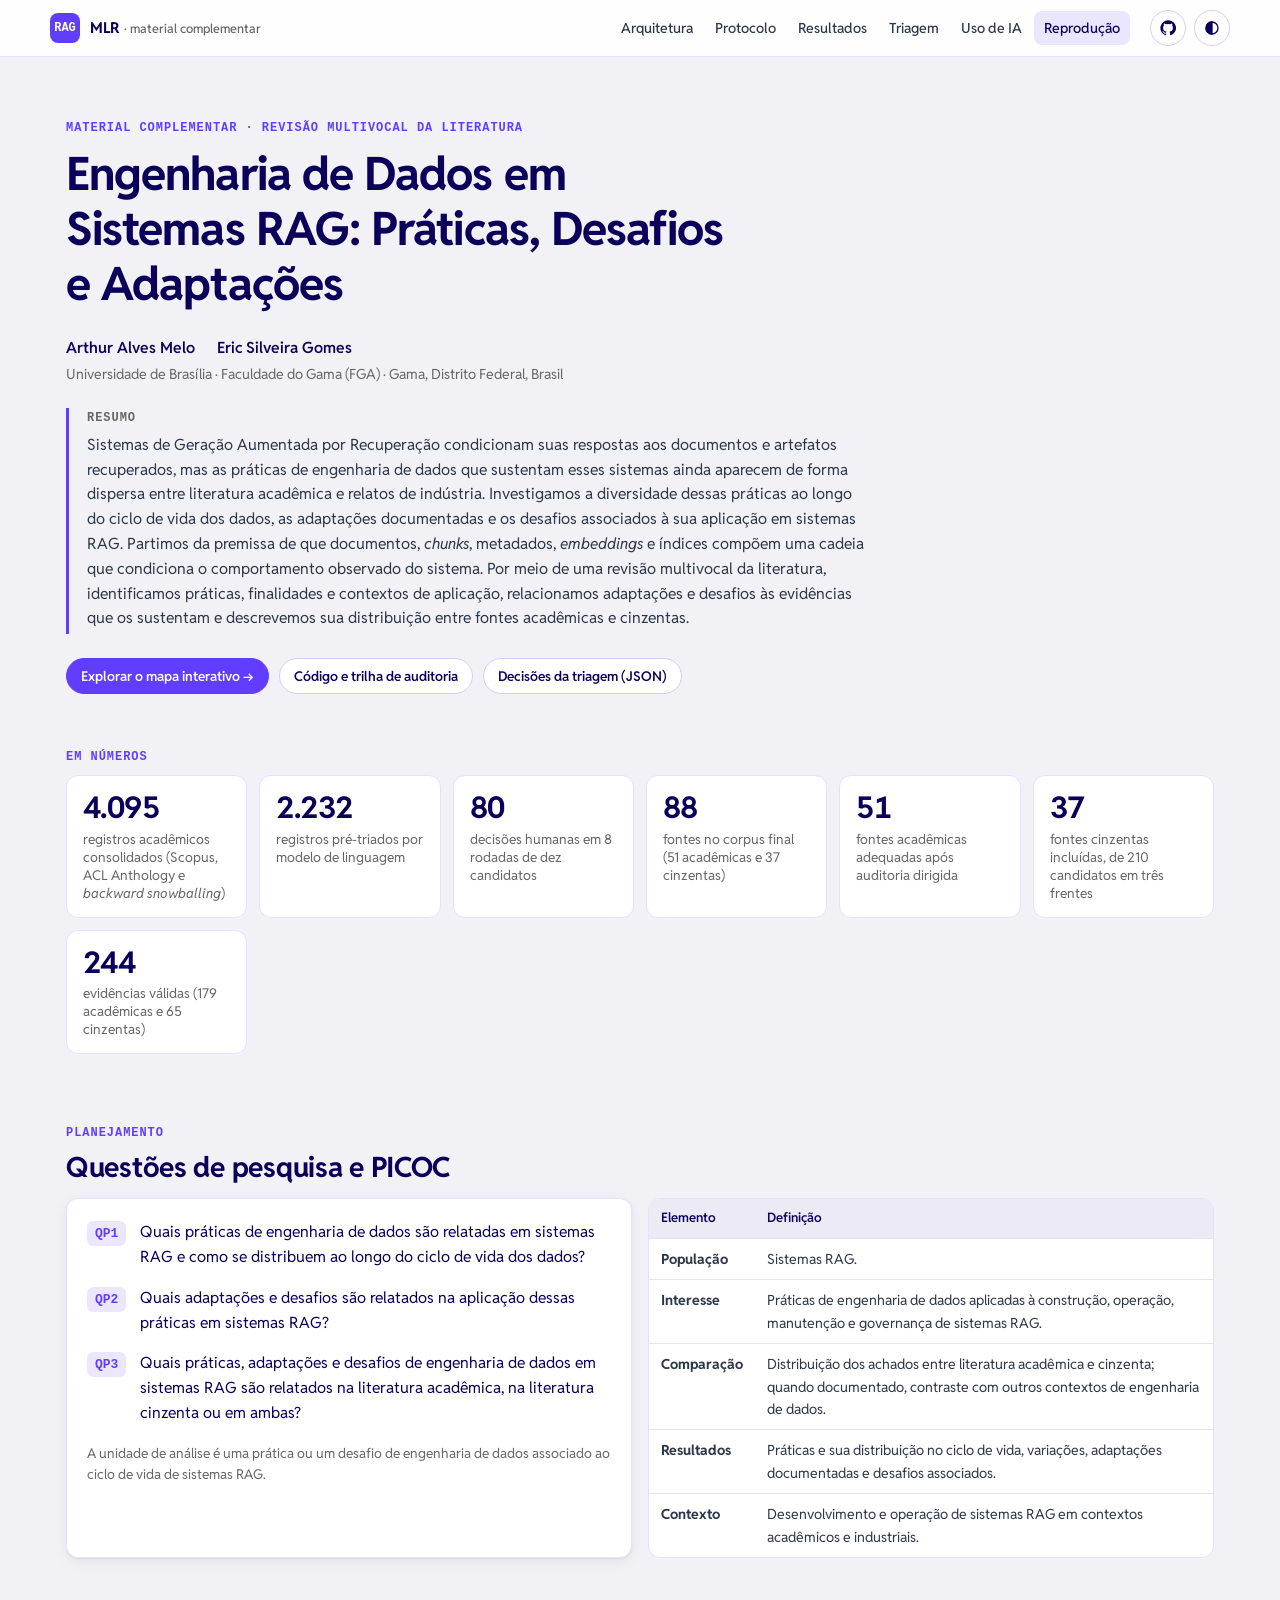
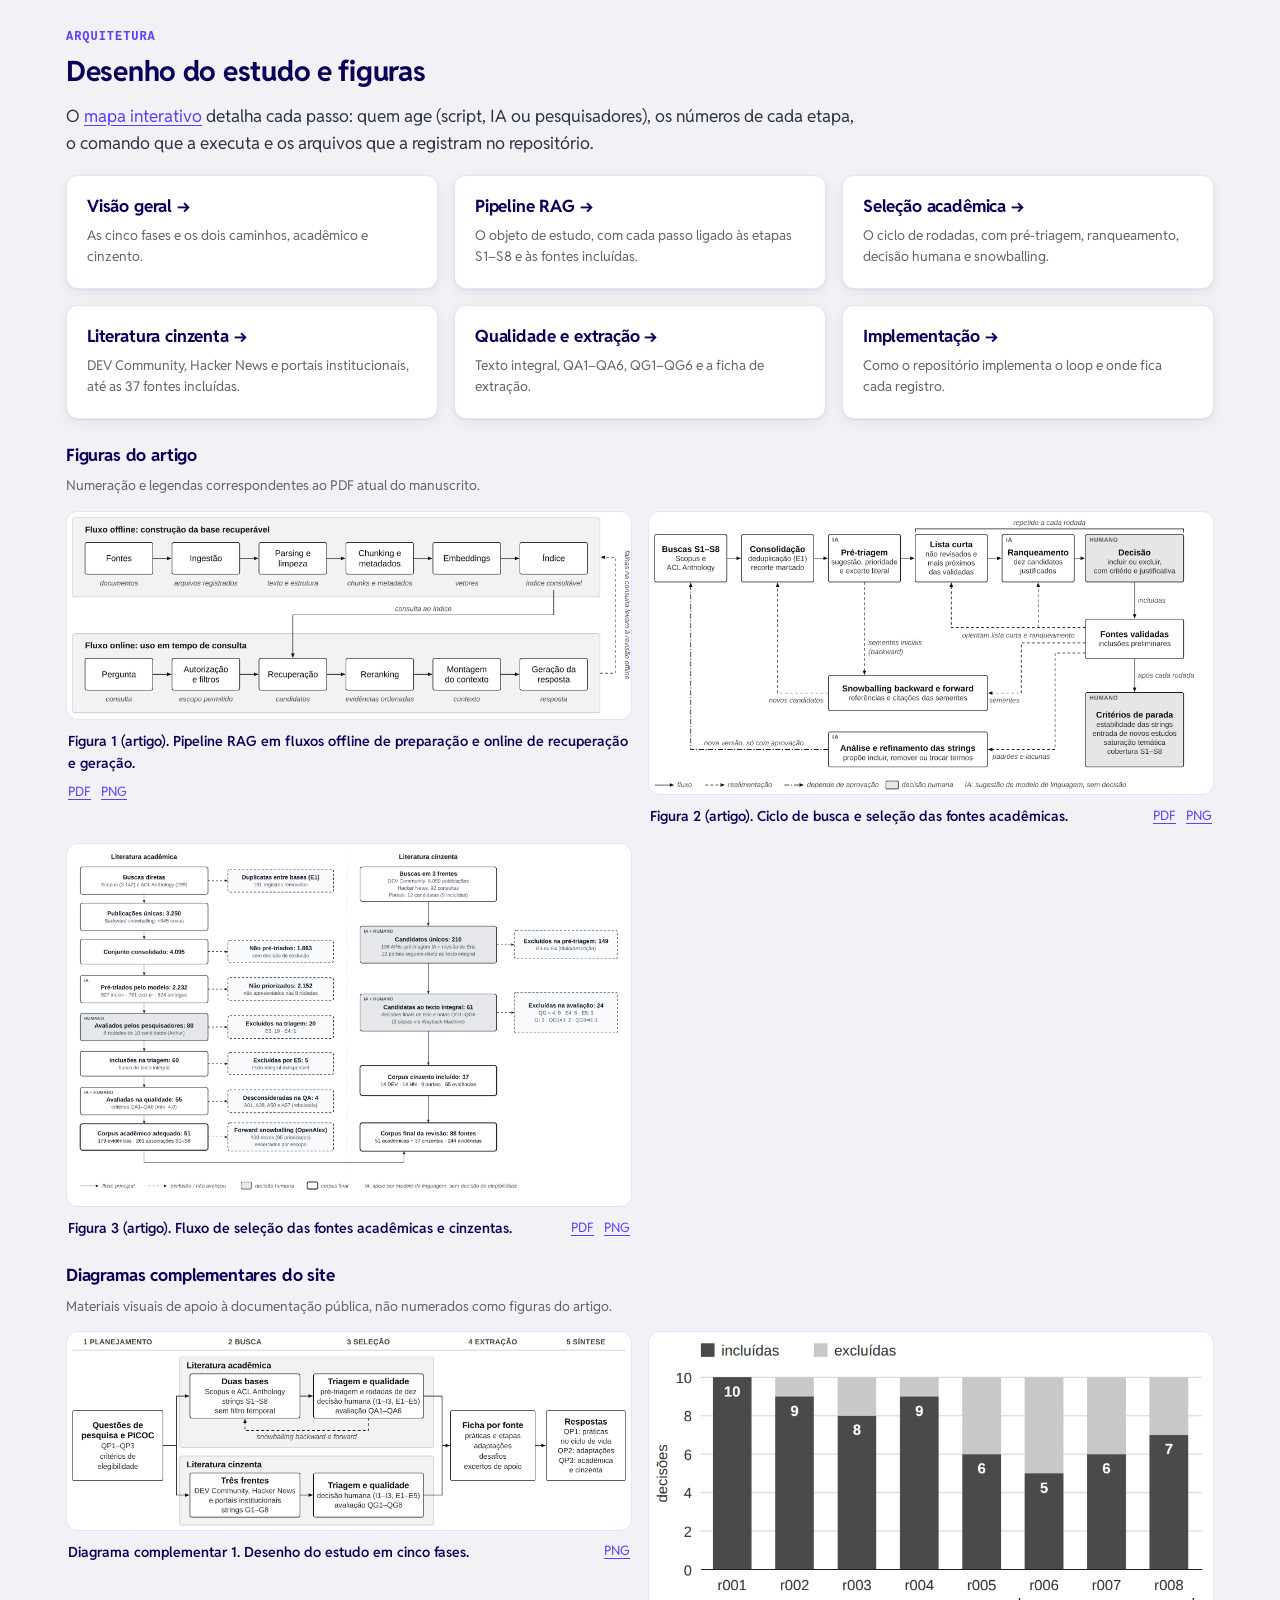
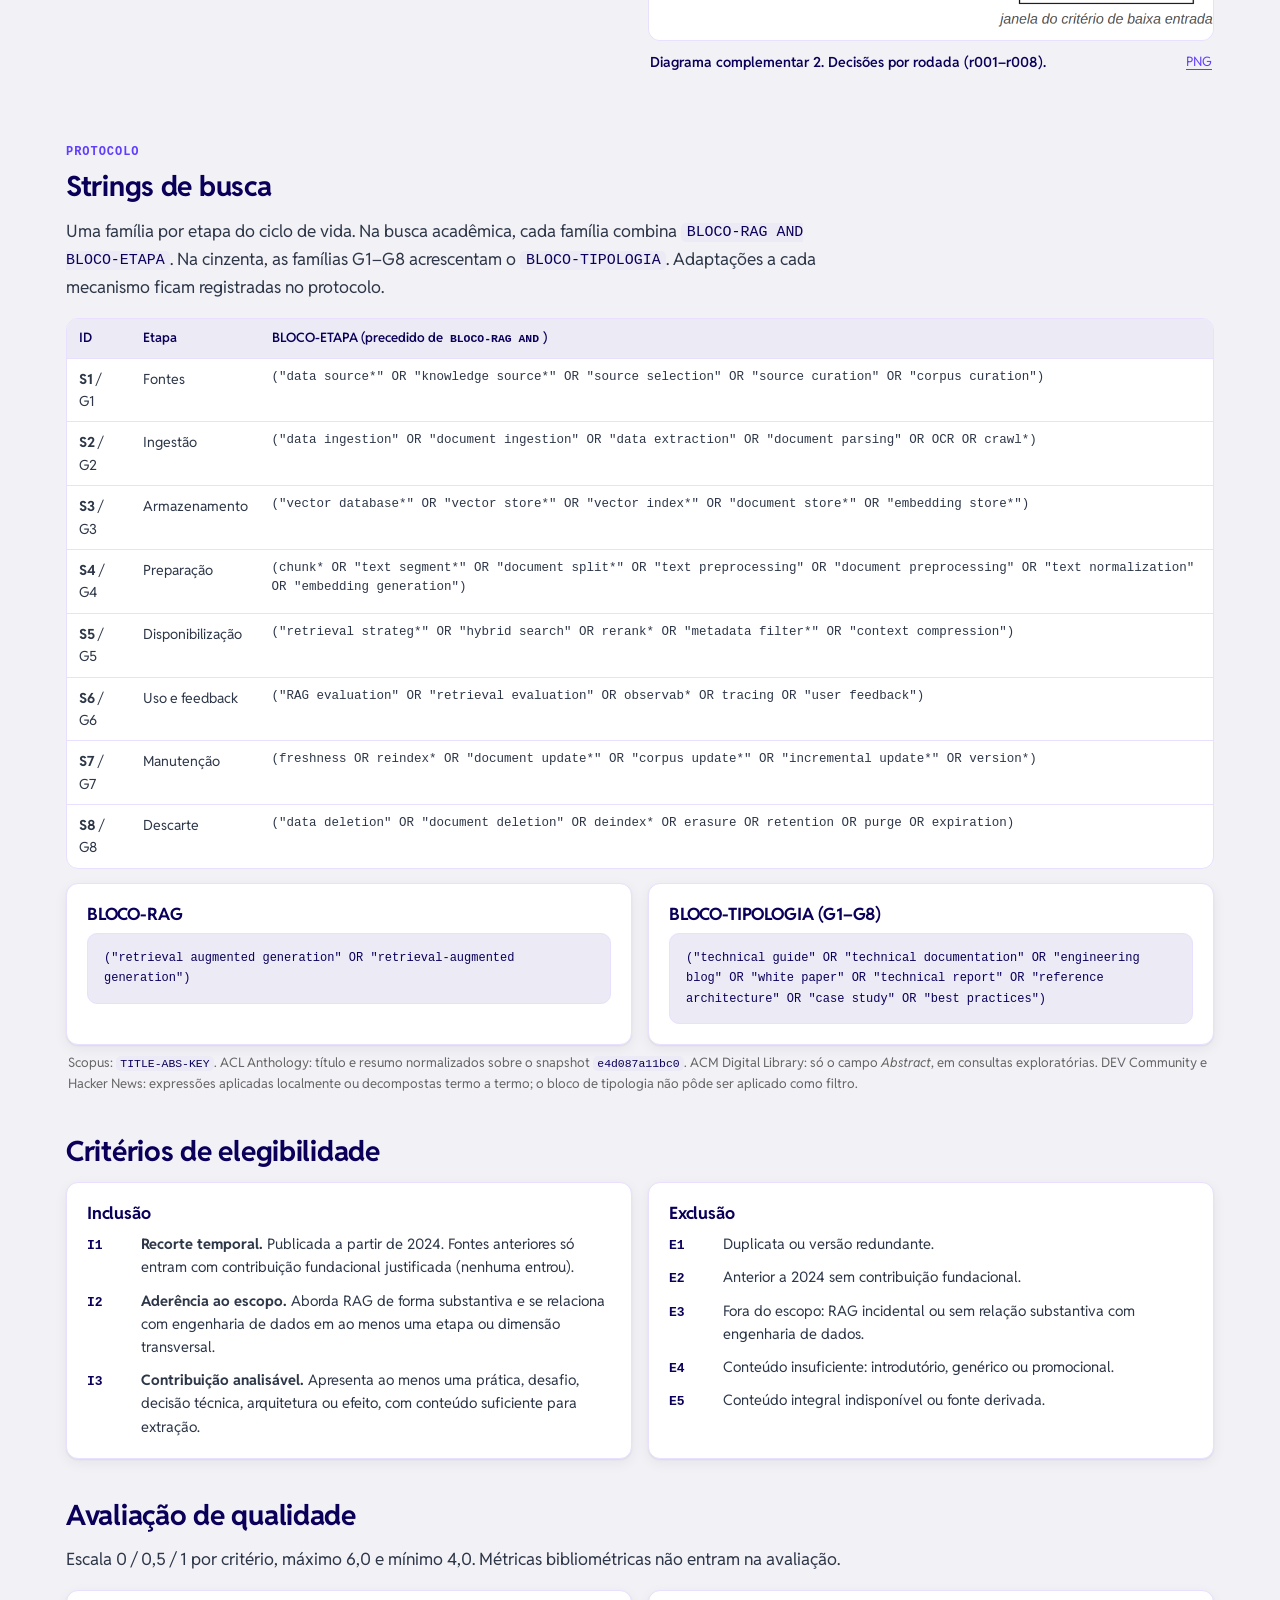
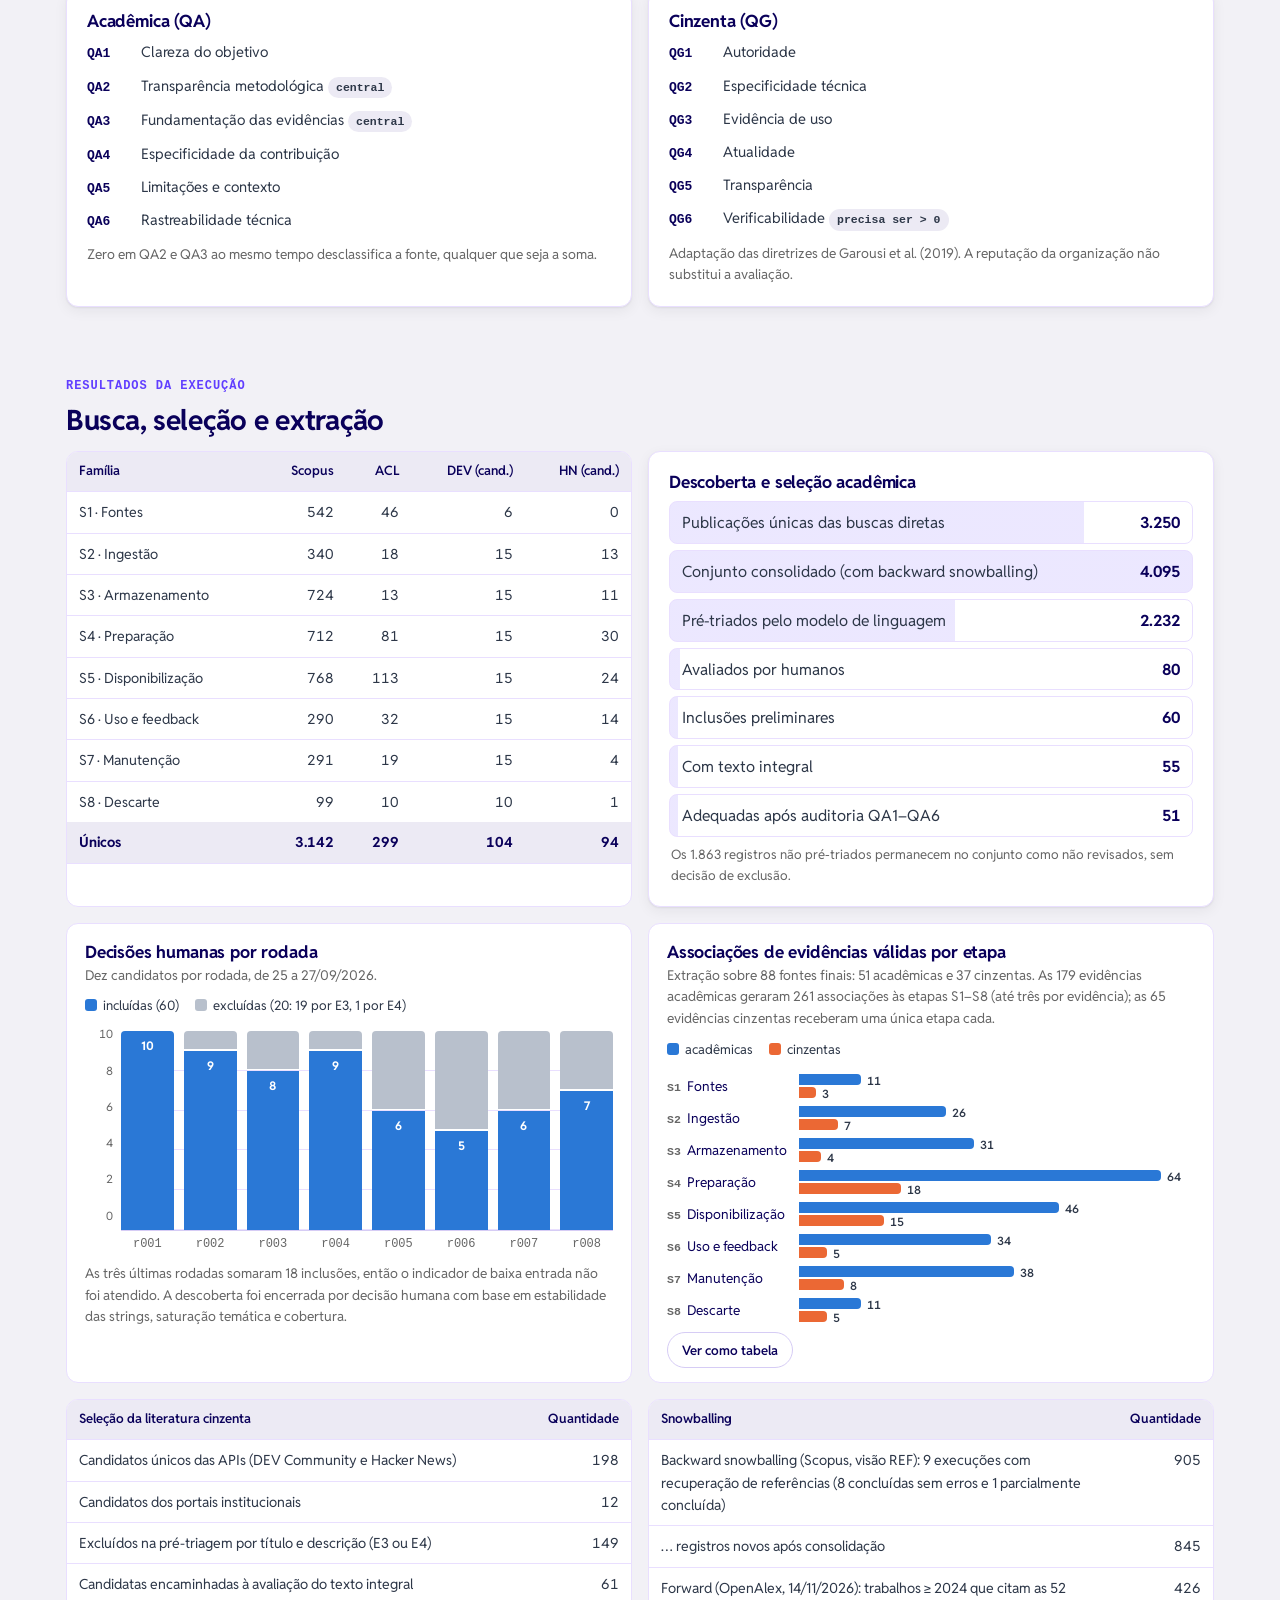
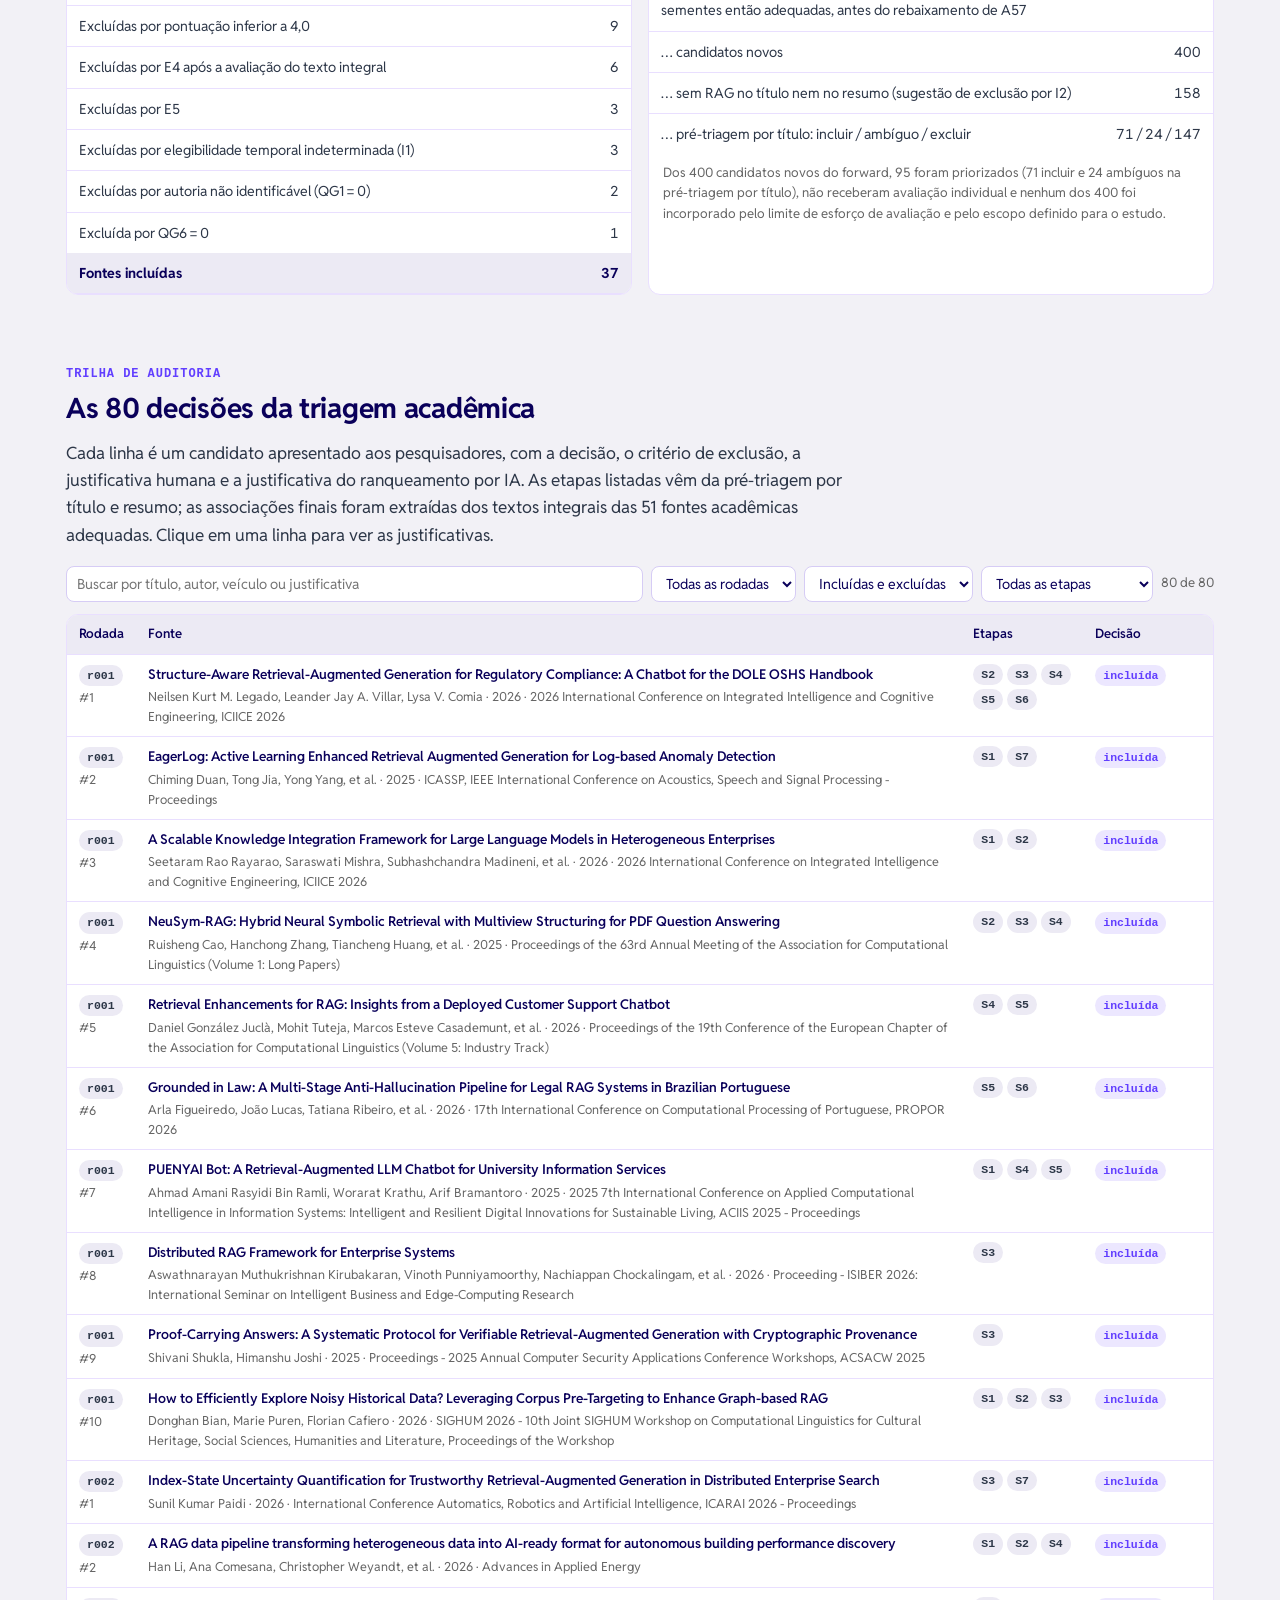
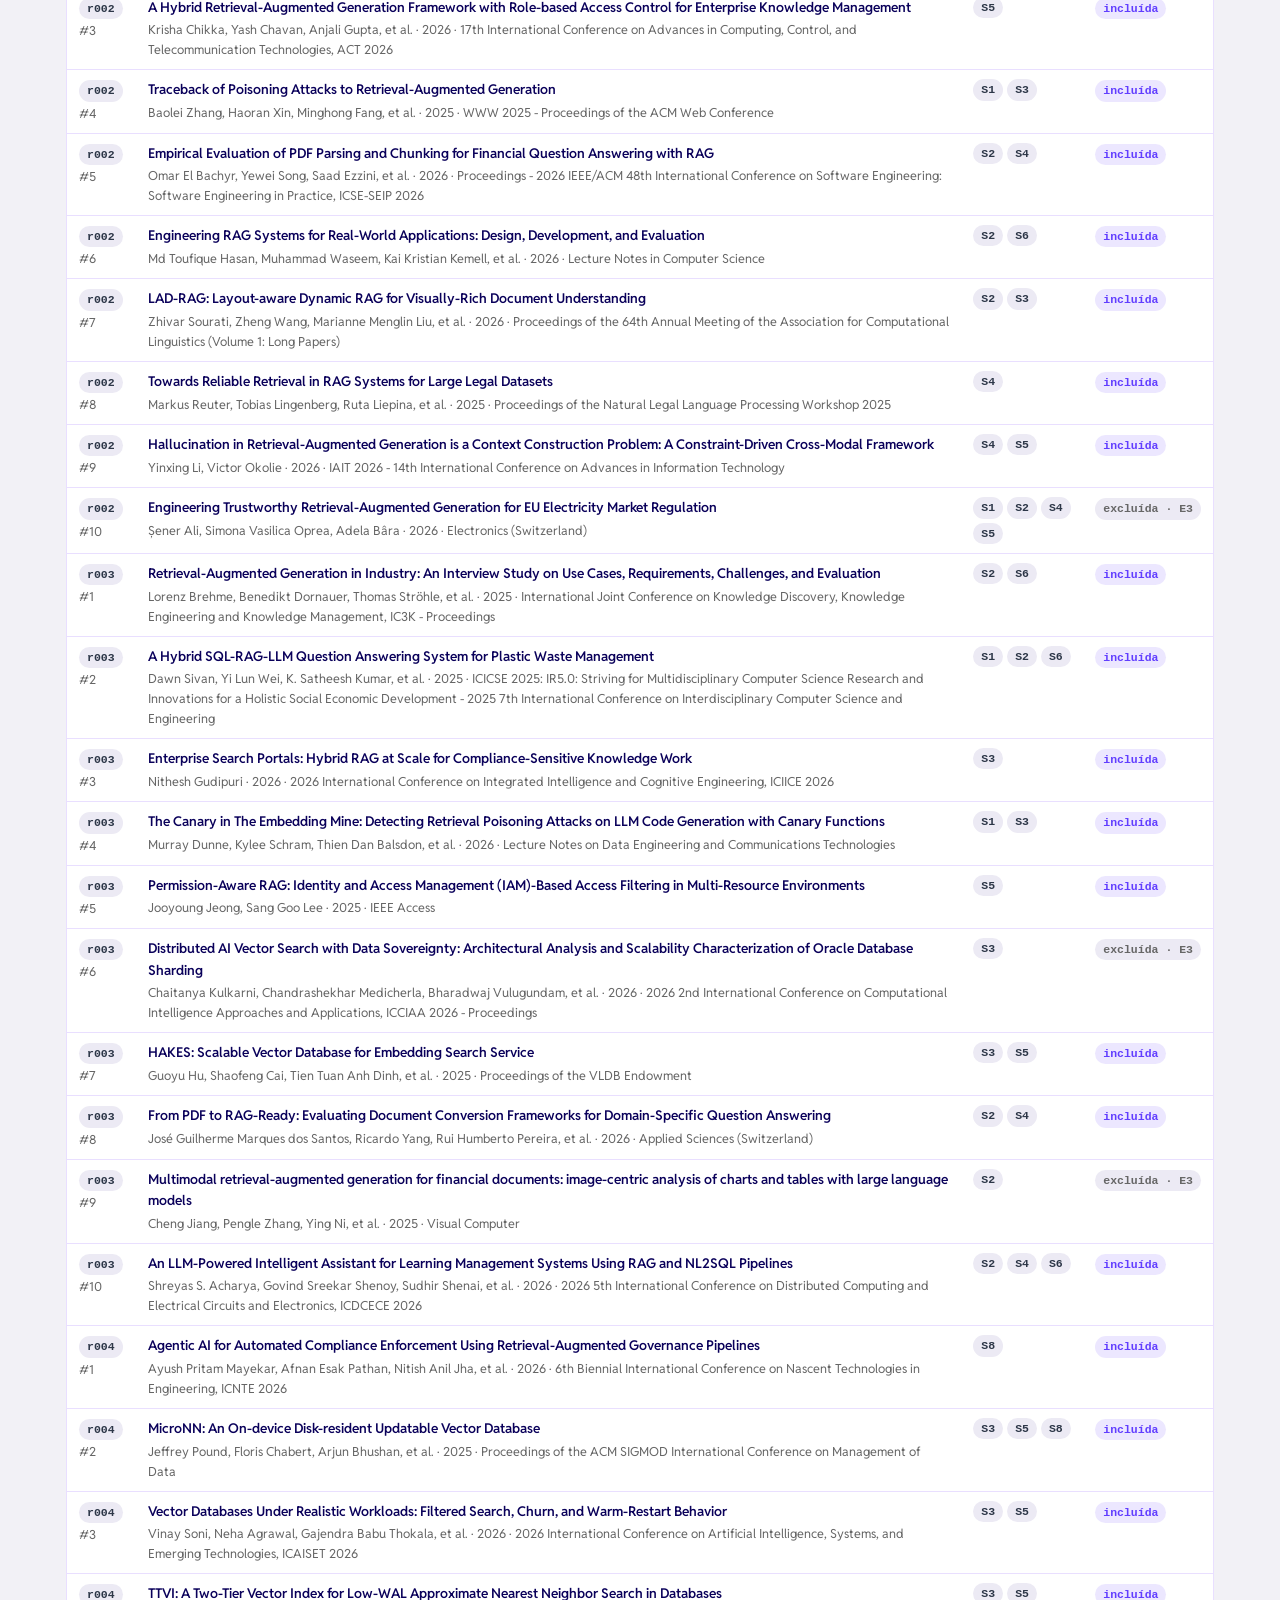
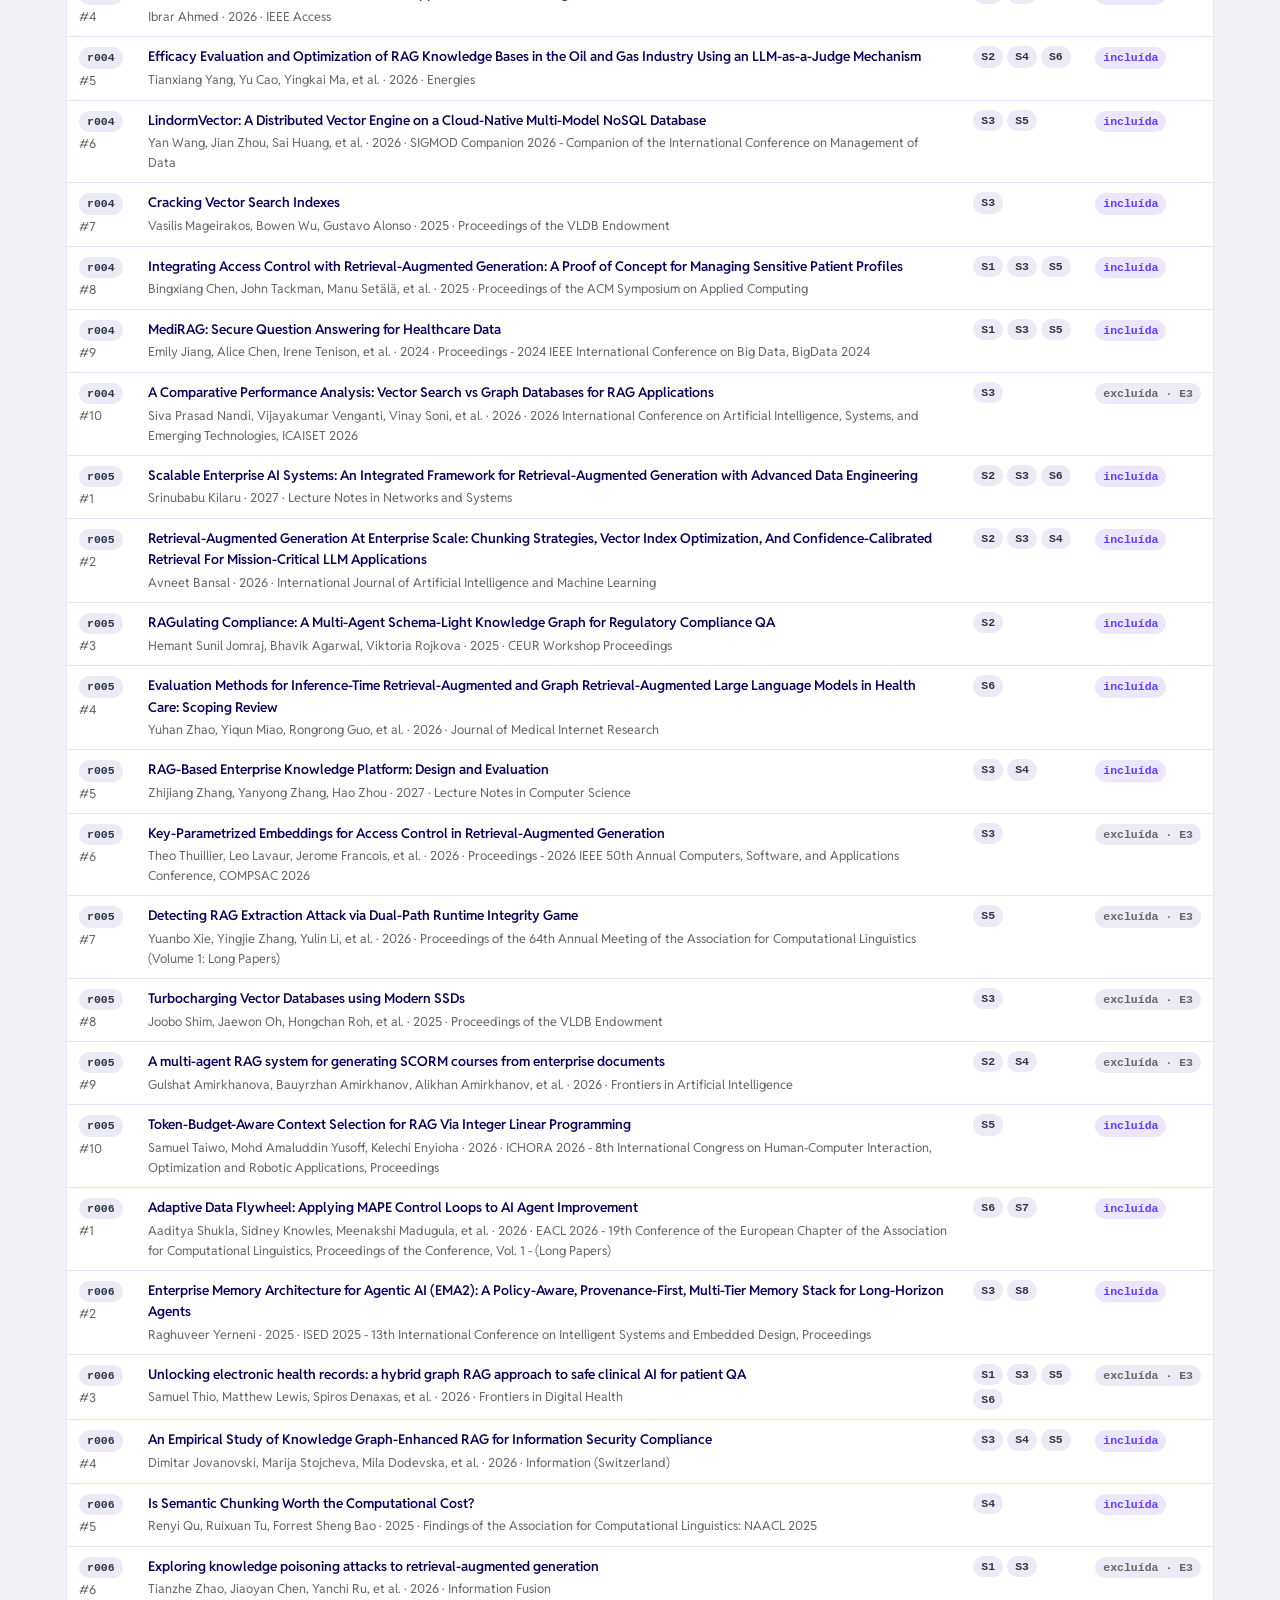
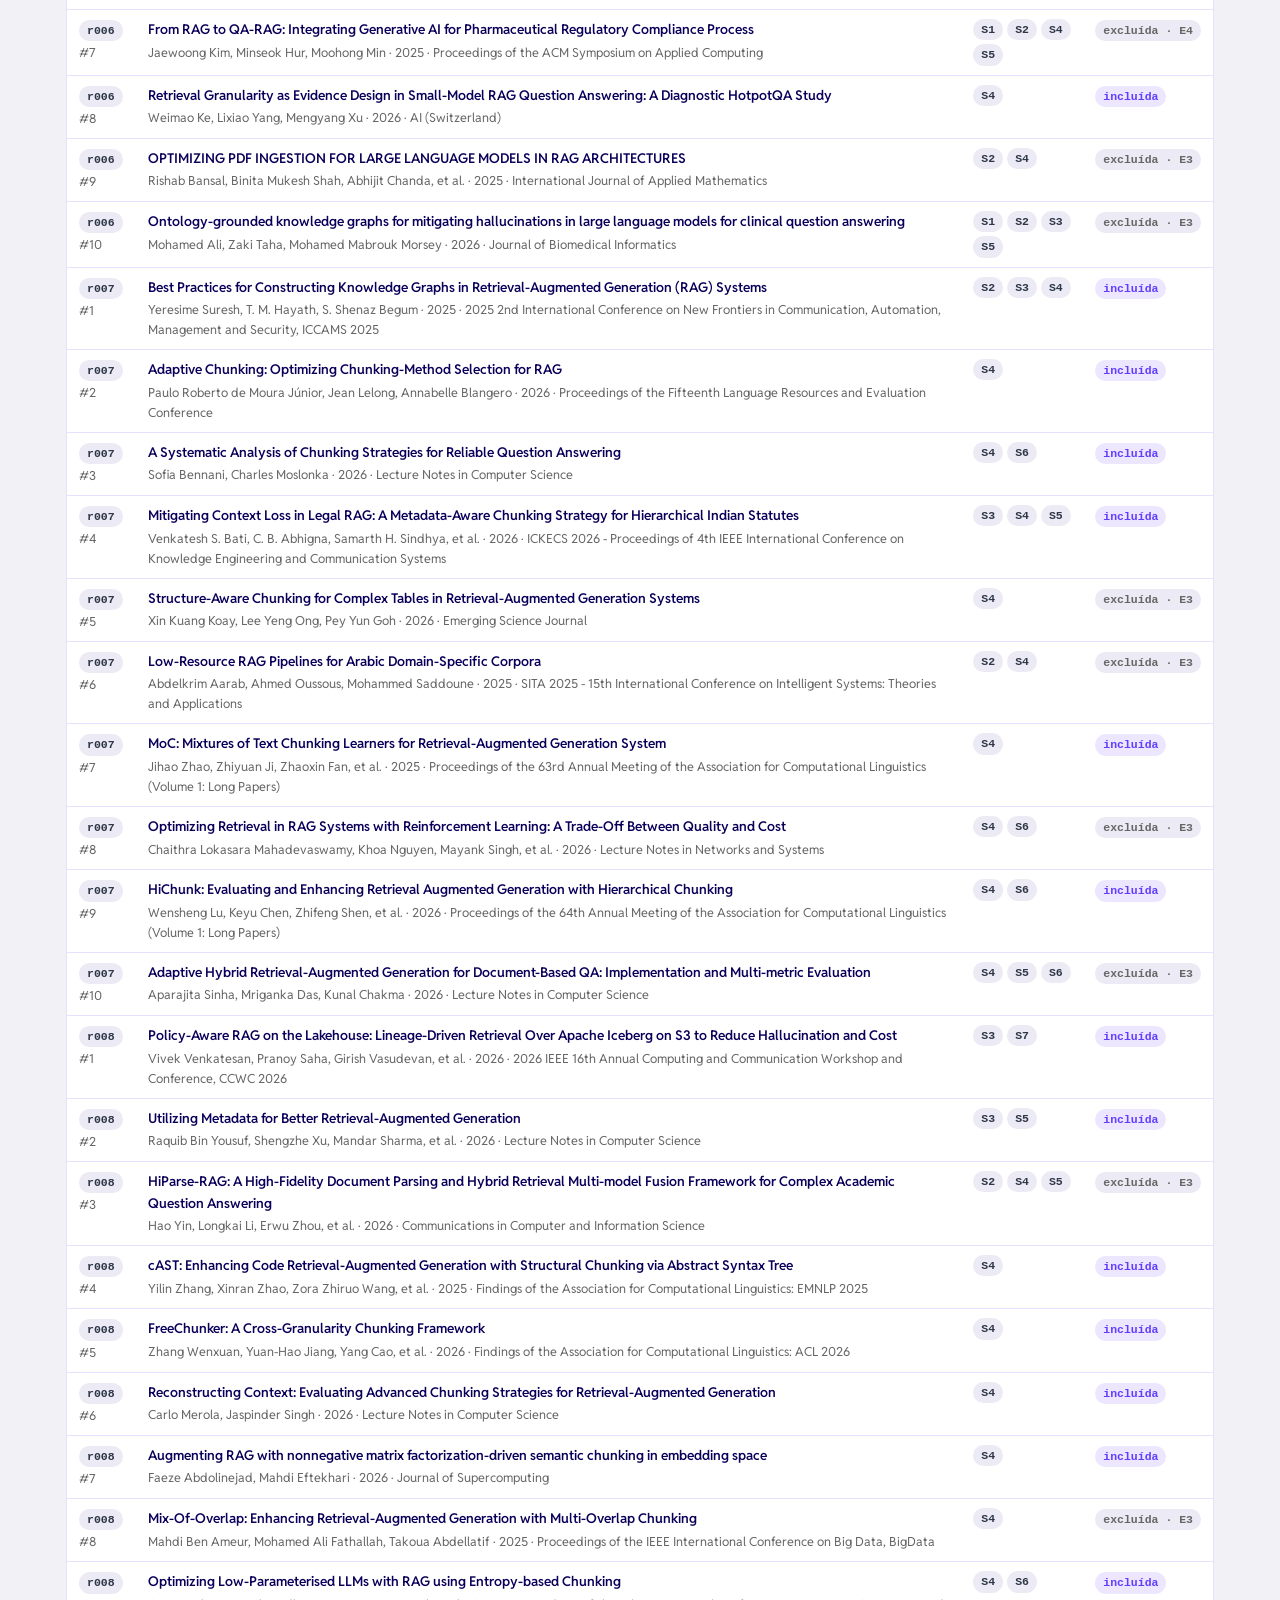
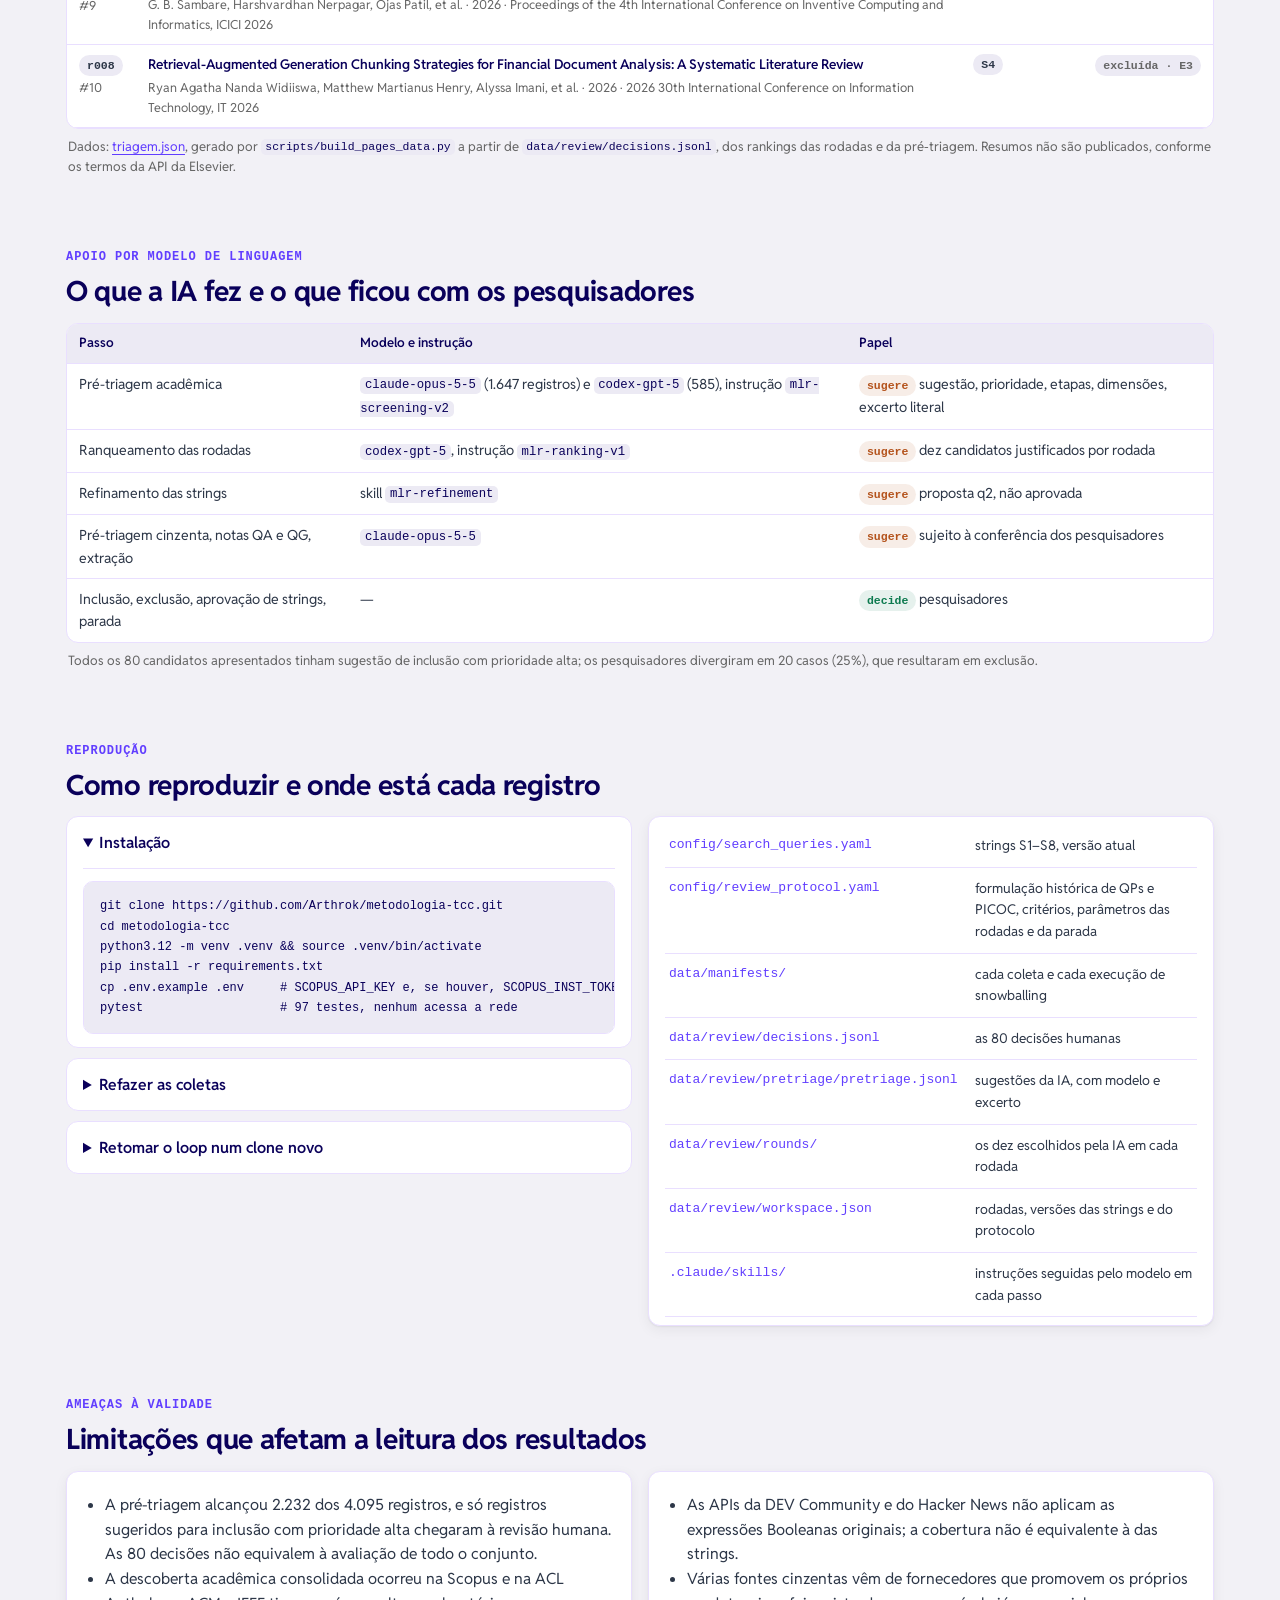
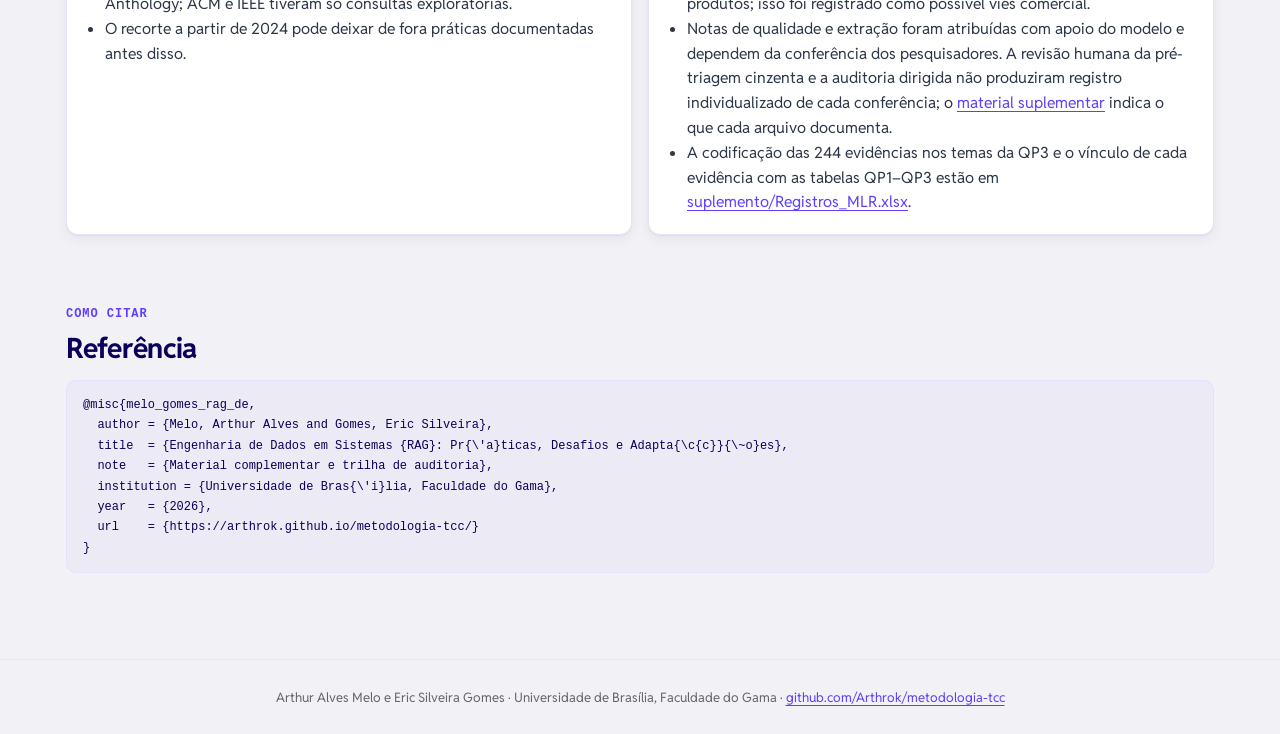
<file: docs/material.html>
<!doctype html>
<html lang="pt-BR">
<head>
<meta charset="utf-8">
<meta name="viewport" content="width=device-width,initial-scale=1,viewport-fit=cover">
<title>Material complementar · Engenharia de Dados em RAG</title>
<meta name="description" content="Material complementar do artigo Engenharia de Dados em Sistemas RAG: Práticas, Desafios e Adaptações. Protocolo da revisão multivocal, arquitetura interativa, resultados, decisões da triagem e instruções de reprodução.">
<meta property="og:title" content="Engenharia de Dados em Sistemas RAG · Material complementar">
<meta property="og:description" content="Protocolo, arquitetura interativa, resultados e trilha de auditoria da revisão multivocal.">
<link rel="preconnect" href="https://fonts.googleapis.com">
<link rel="preconnect" href="https://fonts.gstatic.com" crossorigin>
<link rel="stylesheet" href="https://fonts.googleapis.com/css2?family=Reddit+Sans:wght@400;500;600;700;800;900&display=swap">
<link rel="stylesheet" href="assets/site.css">
<script>try{var t=localStorage.getItem('mlr-theme');if(t)document.documentElement.dataset.theme=t}catch(e){}</script>
</head>
<body>
<header class="bar">
  <a class="brand" href="index.html"><span class="mark">RAG</span><span>MLR <small>· material complementar</small></span></a>
  <nav class="nav" aria-label="Seções">
    <a href="#arquitetura">Arquitetura</a>
    <a href="#protocolo">Protocolo</a>
    <a href="#resultados">Resultados</a>
    <a href="#triagem">Triagem</a>
    <a href="#ia">Uso de IA</a>
    <a href="#reproducao">Reprodução</a>
  </nav>
  <div class="tools">
    <a class="btn icon" href="https://github.com/Arthrok/metodologia-tcc" aria-label="Repositório no GitHub" title="Repositório no GitHub">
      <svg viewBox="0 0 24 24" fill="currentColor"><path d="M12 .5a11.5 11.5 0 0 0-3.64 22.41c.58.1.79-.25.79-.56v-2c-3.2.7-3.87-1.37-3.87-1.37-.53-1.33-1.28-1.69-1.28-1.69-1.05-.71.08-.7.08-.7 1.16.08 1.77 1.19 1.77 1.19 1.03 1.77 2.7 1.26 3.36.96.1-.75.4-1.26.73-1.55-2.55-.29-5.24-1.28-5.24-5.68 0-1.26.45-2.28 1.19-3.09-.12-.29-.52-1.46.11-3.04 0 0 .97-.31 3.17 1.18a11 11 0 0 1 5.77 0c2.2-1.49 3.17-1.18 3.17-1.18.63 1.58.23 2.75.11 3.04.74.81 1.19 1.83 1.19 3.09 0 4.41-2.69 5.38-5.26 5.67.41.36.78 1.06.78 2.14v3.17c0 .31.21.67.8.56A11.5 11.5 0 0 0 12 .5z"/></svg>
    </a>
    <button class="btn icon" id="bTheme" type="button" aria-label="Alternar tema claro ou escuro" title="Alternar tema">
      <svg viewBox="0 0 24 24" fill="none" stroke="currentColor" stroke-width="2"><circle cx="12" cy="12" r="9"/><path d="M12 3a9 9 0 0 0 0 18z" fill="currentColor"/></svg>
    </button>
  </div>
</header>

<main class="wrap" id="topo">

<section class="hero">
  <span class="kicker">Material complementar · revisão multivocal da literatura</span>
  <h1>Engenharia de Dados em Sistemas RAG: Práticas, Desafios e Adaptações</h1>
  <div class="authors"><span>Arthur Alves Melo</span><span>Eric Silveira Gomes</span></div>
  <div class="affil">Universidade de Brasília · Faculdade do Gama (FGA) · Gama, Distrito Federal, Brasil</div>
  <div class="abstract">
    <b>Resumo</b>
    Sistemas de Geração Aumentada por Recuperação condicionam suas respostas aos documentos e artefatos recuperados, mas as práticas de engenharia de dados que sustentam esses sistemas ainda aparecem de forma dispersa entre literatura acadêmica e relatos de indústria. Investigamos a diversidade dessas práticas ao longo do ciclo de vida dos dados, as adaptações documentadas e os desafios associados à sua aplicação em sistemas RAG. Partimos da premissa de que documentos, <i>chunks</i>, metadados, <i>embeddings</i> e índices compõem uma cadeia que condiciona o comportamento observado do sistema. Por meio de uma revisão multivocal da literatura, identificamos práticas, finalidades e contextos de aplicação, relacionamos adaptações e desafios às evidências que os sustentam e descrevemos sua distribuição entre fontes acadêmicas e cinzentas.
  </div>
  <div class="cta">
    <a class="btn solid" href="index.html">Explorar o mapa interativo →</a>
    <a class="btn" href="https://github.com/Arthrok/metodologia-tcc">Código e trilha de auditoria</a>
    <a class="btn" href="assets/data/triagem.json" download>Decisões da triagem (JSON)</a>
  </div>
</section>

<section class="block" aria-labelledby="h-num" style="padding-top:24px">
  <h2 id="h-num" class="kicker" style="font-size:12px">Em números</h2>
  <div class="stats">
    <div class="stat"><div class="n">4.095</div><div class="l">registros acadêmicos consolidados (Scopus, ACL Anthology e <i>backward snowballing</i>)</div></div>
    <div class="stat"><div class="n">2.232</div><div class="l">registros pré-triados por modelo de linguagem</div></div>
    <div class="stat"><div class="n">80</div><div class="l">decisões humanas em 8 rodadas de dez candidatos</div></div>
    <div class="stat"><div class="n">88</div><div class="l">fontes no corpus final (51 acadêmicas e 37 cinzentas)</div></div>
    <div class="stat"><div class="n">51</div><div class="l">fontes acadêmicas adequadas após auditoria dirigida</div></div>
    <div class="stat"><div class="n">37</div><div class="l">fontes cinzentas incluídas, de 210 candidatos em três frentes</div></div>
    <div class="stat"><div class="n">244</div><div class="l">evidências válidas (179 acadêmicas e 65 cinzentas)</div></div>
  </div>
</section>

<section class="block" id="questoes" aria-labelledby="h-qp">
  <span class="kicker">Planejamento</span>
  <h2 id="h-qp">Questões de pesquisa e PICOC</h2>
  <div class="grid g2">
    <div class="card">
      <div class="qp">
        <b>QP1</b><p>Quais práticas de engenharia de dados são relatadas em sistemas RAG e como se distribuem ao longo do ciclo de vida dos dados?</p>
        <b>QP2</b><p>Quais adaptações e desafios são relatados na aplicação dessas práticas em sistemas RAG?</p>
        <b>QP3</b><p>Quais práticas, adaptações e desafios de engenharia de dados em sistemas RAG são relatados na literatura acadêmica, na literatura cinzenta ou em ambas?</p>
      </div>
      <p class="small muted" style="margin:6px 0 0">A unidade de análise é uma prática ou um desafio de engenharia de dados associado ao ciclo de vida de sistemas RAG.</p>
    </div>
    <div class="tbl-wrap">
      <table>
        <thead><tr><th>Elemento</th><th>Definição</th></tr></thead>
        <tbody>
          <tr><td><b>População</b></td><td>Sistemas RAG.</td></tr>
          <tr><td><b>Interesse</b></td><td>Práticas de engenharia de dados aplicadas à construção, operação, manutenção e governança de sistemas RAG.</td></tr>
          <tr><td><b>Comparação</b></td><td>Distribuição dos achados entre literatura acadêmica e cinzenta; quando documentado, contraste com outros contextos de engenharia de dados.</td></tr>
          <tr><td><b>Resultados</b></td><td>Práticas e sua distribuição no ciclo de vida, variações, adaptações documentadas e desafios associados.</td></tr>
          <tr><td><b>Contexto</b></td><td>Desenvolvimento e operação de sistemas RAG em contextos acadêmicos e industriais.</td></tr>
        </tbody>
      </table>
    </div>
  </div>
</section>

<section class="block" id="arquitetura" aria-labelledby="h-arq">
  <span class="kicker">Arquitetura</span>
  <h2 id="h-arq">Desenho do estudo e figuras</h2>
  <p class="lede">O <a href="index.html">mapa interativo</a> detalha cada passo: quem age (script, IA ou pesquisadores), os números de cada etapa, o comando que a executa e os arquivos que a registram no repositório.</p>
  <div class="grid g3" style="margin:18px 0 26px">
    <a class="card" href="index.html" style="text-decoration:none"><h3>Visão geral →</h3><p class="small muted" style="margin:0">As cinco fases e os dois caminhos, acadêmico e cinzento.</p></a>
    <a class="card" href="index.html#rag" style="text-decoration:none"><h3>Pipeline RAG →</h3><p class="small muted" style="margin:0">O objeto de estudo, com cada passo ligado às etapas S1–S8 e às fontes incluídas.</p></a>
    <a class="card" href="index.html#acad" style="text-decoration:none"><h3>Seleção acadêmica →</h3><p class="small muted" style="margin:0">O ciclo de rodadas, com pré-triagem, ranqueamento, decisão humana e snowballing.</p></a>
    <a class="card" href="index.html#gray" style="text-decoration:none"><h3>Literatura cinzenta →</h3><p class="small muted" style="margin:0">DEV Community, Hacker News e portais institucionais, até as 37 fontes incluídas.</p></a>
    <a class="card" href="index.html#ext" style="text-decoration:none"><h3>Qualidade e extração →</h3><p class="small muted" style="margin:0">Texto integral, QA1–QA6, QG1–QG6 e a ficha de extração.</p></a>
    <a class="card" href="index.html#repo" style="text-decoration:none"><h3>Implementação →</h3><p class="small muted" style="margin:0">Como o repositório implementa o loop e onde fica cada registro.</p></a>
  </div>
  <h3 style="margin:26px 0 10px">Figuras do artigo</h3>
  <p class="small muted" style="margin:0 0 14px">Numeração e legendas correspondentes ao PDF atual do manuscrito.</p>
  <div class="grid g2">
    <figure>
      <div class="fig"><img src="figuras/figura1_pipeline_rag.png" alt="Pipeline RAG em fluxo offline (fontes, ingestão, parsing e limpeza, chunking e metadados, embeddings, índice) e fluxo online (pergunta, autorização e filtros, recuperação, reranking, montagem do contexto, geração da resposta)." loading="lazy"></div>
      <div class="fig-meta"><figcaption>Figura 1 (artigo). Pipeline RAG em fluxos offline de preparação e online de recuperação e geração.</figcaption><span class="links"><a href="figuras/figura1_pipeline_rag.pdf">PDF</a><a href="figuras/figura1_pipeline_rag.png">PNG</a></span></div>
    </figure>
    <figure>
      <div class="fig"><img src="figuras/figura3_ciclo_selecao.png" alt="Ciclo de busca e seleção das fontes acadêmicas, com realimentação das fontes validadas para lista curta, ranqueamento, snowballing e refinamento das strings." loading="lazy"></div>
      <div class="fig-meta"><figcaption>Figura 2 (artigo). Ciclo de busca e seleção das fontes acadêmicas.</figcaption><span class="links"><a href="figuras/figura3_ciclo_selecao.pdf">PDF</a><a href="figuras/figura3_ciclo_selecao.png">PNG</a></span></div>
    </figure>
    <figure>
      <div class="fig"><img src="figuras/figura_prisma_selecao.png" alt="Fluxo de seleção das fontes acadêmicas e cinzentas em duas colunas, detalhando registros recuperados, pré-triagem, exclusões e as 88 fontes e 244 evidências do corpus final." loading="lazy"></div>
      <div class="fig-meta"><figcaption>Figura 3 (artigo). Fluxo de seleção das fontes acadêmicas e cinzentas.</figcaption><span class="links"><a href="figuras/figura_prisma_selecao.pdf">PDF</a><a href="figuras/figura_prisma_selecao.png">PNG</a></span></div>
    </figure>
  </div>
  <h3 style="margin:26px 0 10px">Diagramas complementares do site</h3>
  <p class="small muted" style="margin:0 0 14px">Materiais visuais de apoio à documentação pública, não numerados como figuras do artigo.</p>
  <div class="grid g2">
    <figure>
      <div class="fig"><img src="figuras/figura2_desenho_estudo.png" alt="Desenho do estudo em cinco fases: planejamento, busca, seleção, extração e síntese, com caminhos separados para literatura acadêmica e cinzenta." loading="lazy"></div>
      <div class="fig-meta"><figcaption>Diagrama complementar 1. Desenho do estudo em cinco fases.</figcaption><span class="links"><a href="figuras/figura2_desenho_estudo.png">PNG</a></span></div>
    </figure>
    <figure>
      <div class="fig"><img src="figuras/figura4_decisoes_rodada.png" alt="Gráfico de barras com incluídas e excluídas nas rodadas r001 a r008." loading="lazy"></div>
      <div class="fig-meta"><figcaption>Diagrama complementar 2. Decisões por rodada (r001–r008).</figcaption><span class="links"><a href="figuras/figura4_decisoes_rodada.png">PNG</a></span></div>
    </figure>
  </div>
</section>

<section class="block" id="protocolo" aria-labelledby="h-prot">
  <span class="kicker">Protocolo</span>
  <h2 id="h-prot">Strings de busca</h2>
  <p class="lede">Uma família por etapa do ciclo de vida. Na busca acadêmica, cada família combina <code>BLOCO-RAG AND BLOCO-ETAPA</code>. Na cinzenta, as famílias G1–G8 acrescentam o <code>BLOCO-TIPOLOGIA</code>. Adaptações a cada mecanismo ficam registradas no protocolo.</p>
  <div class="tbl-wrap">
    <table>
      <thead><tr><th>ID</th><th>Etapa</th><th>BLOCO-ETAPA (precedido de <code>BLOCO-RAG AND</code>)</th></tr></thead>
      <tbody id="strings"></tbody>
    </table>
  </div>
  <div class="grid g2" style="margin-top:14px">
    <div class="card"><h3>BLOCO-RAG</h3><pre style="margin:0;white-space:pre-wrap"><code>("retrieval augmented generation" OR "retrieval-augmented generation")</code></pre></div>
    <div class="card"><h3>BLOCO-TIPOLOGIA (G1–G8)</h3><pre style="margin:0;white-space:pre-wrap"><code>("technical guide" OR "technical documentation" OR "engineering blog" OR "white paper" OR "technical report" OR "reference architecture" OR "case study" OR "best practices")</code></pre></div>
  </div>
  <p class="caption">Scopus: <code>TITLE-ABS-KEY</code>. ACL Anthology: título e resumo normalizados sobre o snapshot <code>e4d087a11bc0</code>. ACM Digital Library: só o campo <i>Abstract</i>, em consultas exploratórias. DEV Community e Hacker News: expressões aplicadas localmente ou decompostas termo a termo; o bloco de tipologia não pôde ser aplicado como filtro.</p>

  <h2 style="margin-top:40px">Critérios de elegibilidade</h2>
  <div class="grid g2">
    <div class="card"><h3>Inclusão</h3><div class="crit">
      <div><b>I1</b><span><b>Recorte temporal.</b> Publicada a partir de 2024. Fontes anteriores só entram com contribuição fundacional justificada (nenhuma entrou).</span></div>
      <div><b>I2</b><span><b>Aderência ao escopo.</b> Aborda RAG de forma substantiva e se relaciona com engenharia de dados em ao menos uma etapa ou dimensão transversal.</span></div>
      <div><b>I3</b><span><b>Contribuição analisável.</b> Apresenta ao menos uma prática, desafio, decisão técnica, arquitetura ou efeito, com conteúdo suficiente para extração.</span></div>
    </div></div>
    <div class="card"><h3>Exclusão</h3><div class="crit">
      <div><b>E1</b><span>Duplicata ou versão redundante.</span></div>
      <div><b>E2</b><span>Anterior a 2024 sem contribuição fundacional.</span></div>
      <div><b>E3</b><span>Fora do escopo: RAG incidental ou sem relação substantiva com engenharia de dados.</span></div>
      <div><b>E4</b><span>Conteúdo insuficiente: introdutório, genérico ou promocional.</span></div>
      <div><b>E5</b><span>Conteúdo integral indisponível ou fonte derivada.</span></div>
    </div></div>
  </div>

  <h2 style="margin-top:40px">Avaliação de qualidade</h2>
  <p class="lede">Escala 0 / 0,5 / 1 por critério, máximo 6,0 e mínimo 4,0. Métricas bibliométricas não entram na avaliação.</p>
  <div class="grid g2">
    <div class="card"><h3>Acadêmica (QA)</h3><div class="crit">
      <div><b>QA1</b><span>Clareza do objetivo</span></div><div><b>QA2</b><span>Transparência metodológica <span class="tag">central</span></span></div>
      <div><b>QA3</b><span>Fundamentação das evidências <span class="tag">central</span></span></div><div><b>QA4</b><span>Especificidade da contribuição</span></div>
      <div><b>QA5</b><span>Limitações e contexto</span></div><div><b>QA6</b><span>Rastreabilidade técnica</span></div>
    </div><p class="small muted" style="margin:12px 0 0">Zero em QA2 e QA3 ao mesmo tempo desclassifica a fonte, qualquer que seja a soma.</p></div>
    <div class="card"><h3>Cinzenta (QG)</h3><div class="crit">
      <div><b>QG1</b><span>Autoridade</span></div><div><b>QG2</b><span>Especificidade técnica</span></div>
      <div><b>QG3</b><span>Evidência de uso</span></div><div><b>QG4</b><span>Atualidade</span></div>
      <div><b>QG5</b><span>Transparência</span></div><div><b>QG6</b><span>Verificabilidade <span class="tag">precisa ser &gt; 0</span></span></div>
    </div><p class="small muted" style="margin:12px 0 0">Adaptação das diretrizes de Garousi et al. (2019). A reputação da organização não substitui a avaliação.</p></div>
  </div>
</section>

<section class="block" id="resultados" aria-labelledby="h-res">
  <span class="kicker">Resultados da execução</span>
  <h2 id="h-res">Busca, seleção e extração</h2>
  <div class="grid g2">
    <div class="tbl-wrap">
      <table>
        <thead><tr><th>Família</th><th class="num">Scopus</th><th class="num">ACL</th><th class="num">DEV (cand.)</th><th class="num">HN (cand.)</th></tr></thead>
        <tbody id="families"></tbody>
        <tfoot><tr><td>Únicos</td><td class="num">3.142</td><td class="num">299</td><td class="num">104</td><td class="num">94</td></tr></tfoot>
      </table>
    </div>
    <div class="card">
      <h3>Descoberta e seleção acadêmica</h3>
      <div class="funnel" id="funnel"></div>
      <p class="caption">Os 1.863 registros não pré-triados permanecem no conjunto como não revisados, sem decisão de exclusão.</p>
    </div>
  </div>

  <div class="grid g2" style="margin-top:16px">
    <div class="viz" id="vizRounds">
      <h3>Decisões humanas por rodada</h3>
      <p class="small muted" style="margin:0">Dez candidatos por rodada, de 25 a 27/09/2026.</p>
      <div class="legend"><span><i style="background:var(--s1)"></i>incluídas (60)</span><span><i style="background:var(--s-neutral)"></i>excluídas (20: 19 por E3, 1 por E4)</span></div>
      <div class="cols"><div class="yaxis"><span>10</span><span>8</span><span>6</span><span>4</span><span>2</span><span>0</span></div><div class="plot" id="roundsPlot"></div><div class="xlabels" id="roundsX"></div></div>
      <p class="small muted" style="margin:12px 0 0">As três últimas rodadas somaram 18 inclusões, então o indicador de baixa entrada não foi atendido. A descoberta foi encerrada por decisão humana com base em estabilidade das strings, saturação temática e cobertura.</p>
    </div>
    <div class="viz" id="vizStages">
      <h3>Associações de evidências válidas por etapa</h3>
      <p class="small muted" style="margin:0">Extração sobre 88 fontes finais: 51 acadêmicas e 37 cinzentas. As 179 evidências acadêmicas geraram 261 associações às etapas S1–S8 (até três por evidência); as 65 evidências cinzentas receberam uma única etapa cada.</p>
      <div class="legend"><span><i style="background:var(--s1)"></i>acadêmicas</span><span><i style="background:var(--s2)"></i>cinzentas</span></div>
      <div class="hbars" id="stageBars"></div>
      <button class="btn toggle-table" type="button" id="bStageTable" aria-expanded="false">Ver como tabela</button>
      <div class="tbl-wrap" id="stageTable" hidden style="margin-top:10px"></div>
    </div>
  </div>

  <div class="grid g2" style="margin-top:16px">
    <div class="tbl-wrap">
      <table>
        <thead><tr><th>Seleção da literatura cinzenta</th><th class="num">Quantidade</th></tr></thead>
        <tbody>
          <tr><td>Candidatos únicos das APIs (DEV Community e Hacker News)</td><td class="num">198</td></tr>
          <tr><td>Candidatos dos portais institucionais</td><td class="num">12</td></tr>
          <tr><td>Excluídos na pré-triagem por título e descrição (E3 ou E4)</td><td class="num">149</td></tr>
          <tr><td>Candidatas encaminhadas à avaliação do texto integral</td><td class="num">61</td></tr>
          <tr><td>Excluídas por pontuação inferior a 4,0</td><td class="num">9</td></tr>
          <tr><td>Excluídas por E4 após a avaliação do texto integral</td><td class="num">6</td></tr>
          <tr><td>Excluídas por E5</td><td class="num">3</td></tr>
          <tr><td>Excluídas por elegibilidade temporal indeterminada (I1)</td><td class="num">3</td></tr>
          <tr><td>Excluídas por autoria não identificável (QG1 = 0)</td><td class="num">2</td></tr>
          <tr><td>Excluída por QG6 = 0</td><td class="num">1</td></tr>
        </tbody>
        <tfoot><tr><td>Fontes incluídas</td><td class="num">37</td></tr></tfoot>
      </table>
    </div>
    <div class="tbl-wrap">
      <table>
        <thead><tr><th>Snowballing</th><th class="num">Quantidade</th></tr></thead>
        <tbody>
          <tr><td>Backward snowballing (Scopus, visão REF): 9 execuções com recuperação de referências (8 concluídas sem erros e 1 parcialmente concluída)</td><td class="num">905</td></tr>
          <tr><td>… registros novos após consolidação</td><td class="num">845</td></tr>
          <tr><td>Forward (OpenAlex, 14/11/2026): trabalhos ≥ 2024 que citam as 52 sementes então adequadas, antes do rebaixamento de A57</td><td class="num">426</td></tr>
          <tr><td>… candidatos novos</td><td class="num">400</td></tr>
          <tr><td>… sem RAG no título nem no resumo (sugestão de exclusão por I2)</td><td class="num">158</td></tr>
          <tr><td>… pré-triagem por título: incluir / ambíguo / excluir</td><td class="num">71 / 24 / 147</td></tr>
        </tbody>
      </table>
      <p class="caption" style="padding:0 12px 10px">Dos 400 candidatos novos do forward, 95 foram priorizados (71 incluir e 24 ambíguos na pré-triagem por título), não receberam avaliação individual e nenhum dos 400 foi incorporado pelo limite de esforço de avaliação e pelo escopo definido para o estudo.</p>
    </div>
  </div>
</section>

<section class="block" id="triagem" aria-labelledby="h-tri">
  <span class="kicker">Trilha de auditoria</span>
  <h2 id="h-tri">As 80 decisões da triagem acadêmica</h2>
  <p class="lede">Cada linha é um candidato apresentado aos pesquisadores, com a decisão, o critério de exclusão, a justificativa humana e a justificativa do ranqueamento por IA. As etapas listadas vêm da pré-triagem por título e resumo; as associações finais foram extraídas dos textos integrais das 51 fontes acadêmicas adequadas. Clique em uma linha para ver as justificativas.</p>
  <div class="filters">
    <input id="fq" type="search" placeholder="Buscar por título, autor, veículo ou justificativa" aria-label="Buscar">
    <select id="fr" aria-label="Rodada"><option value="">Todas as rodadas</option></select>
    <select id="fd" aria-label="Decisão"><option value="">Incluídas e excluídas</option><option value="include">Incluídas</option><option value="exclude">Excluídas</option></select>
    <select id="fs" aria-label="Etapa"><option value="">Todas as etapas</option></select>
    <span class="count" id="fcount"></span>
  </div>
  <div class="tbl-wrap">
    <table class="tri">
      <thead><tr><th>Rodada</th><th>Fonte</th><th class="hide-sm">Etapas</th><th>Decisão</th></tr></thead>
      <tbody id="triBody"></tbody>
    </table>
  </div>
  <p class="caption">Dados: <a href="assets/data/triagem.json" download>triagem.json</a>, gerado por <code>scripts/build_pages_data.py</code> a partir de <code>data/review/decisions.jsonl</code>, dos rankings das rodadas e da pré-triagem. Resumos não são publicados, conforme os termos da API da Elsevier.</p>
</section>

<section class="block" id="ia" aria-labelledby="h-ia">
  <span class="kicker">Apoio por modelo de linguagem</span>
  <h2 id="h-ia">O que a IA fez e o que ficou com os pesquisadores</h2>
  <div class="tbl-wrap">
    <table>
      <thead><tr><th>Passo</th><th>Modelo e instrução</th><th>Papel</th></tr></thead>
      <tbody>
        <tr><td>Pré-triagem acadêmica</td><td><code>claude-opus-5-5</code> (1.647 registros) e <code>codex-gpt-5</code> (585), instrução <code>mlr-screening-v2</code></td><td><span class="tag ia">sugere</span> sugestão, prioridade, etapas, dimensões, excerto literal</td></tr>
        <tr><td>Ranqueamento das rodadas</td><td><code>codex-gpt-5</code>, instrução <code>mlr-ranking-v1</code></td><td><span class="tag ia">sugere</span> dez candidatos justificados por rodada</td></tr>
        <tr><td>Refinamento das strings</td><td>skill <code>mlr-refinement</code></td><td><span class="tag ia">sugere</span> proposta q2, não aprovada</td></tr>
        <tr><td>Pré-triagem cinzenta, notas QA e QG, extração</td><td><code>claude-opus-5-5</code></td><td><span class="tag ia">sugere</span> sujeito à conferência dos pesquisadores</td></tr>
        <tr><td>Inclusão, exclusão, aprovação de strings, parada</td><td>—</td><td><span class="tag hum">decide</span> pesquisadores</td></tr>
      </tbody>
    </table>
  </div>
  <p class="caption">Todos os 80 candidatos apresentados tinham sugestão de inclusão com prioridade alta; os pesquisadores divergiram em 20 casos (25%), que resultaram em exclusão.</p>
</section>

<section class="block" id="reproducao" aria-labelledby="h-rep">
  <span class="kicker">Reprodução</span>
  <h2 id="h-rep">Como reproduzir e onde está cada registro</h2>
  <div class="grid g2">
    <div>
      <details class="box" open><summary>Instalação</summary>
<pre><code>git clone https://github.com/Arthrok/metodologia-tcc.git
cd metodologia-tcc
python3.12 -m venv .venv &amp;&amp; source .venv/bin/activate
pip install -r requirements.txt
cp .env.example .env     # SCOPUS_API_KEY e, se houver, SCOPUS_INST_TOKEN
pytest                   # 97 testes, nenhum acessa a rede</code></pre></details>
      <details class="box"><summary>Refazer as coletas</summary>
<pre><code>python scripts/collect_acl.py
python scripts/collect_scopus.py
python scripts/report.py</code></pre>
<p class="small">Resumos e referências da Scopus exigem acesso institucional (rede da UnB ou túnel SOCKS com <code>HTTPS_PROXY</code>).</p></details>
      <details class="box"><summary>Retomar o loop num clone novo</summary>
<pre><code>python scripts/collect_acl.py &amp;&amp; python scripts/collect_scopus.py
python scripts/review_loop.py snowball --direction backward
python scripts/review_loop.py sync
python scripts/review_loop.py status</code></pre>
<p class="small">A pré-triagem e as decisões versionadas continuam válidas: os identificadores <code>P-xxxxxxxxxxxx</code> são hashes do DOI ou do título normalizado.</p></details>
    </div>
    <div class="card" style="padding:8px 16px">
      <div class="files">
        <a href="https://github.com/Arthrok/metodologia-tcc/blob/main/config/search_queries.yaml"><code>config/search_queries.yaml</code><span class="small">strings S1–S8, versão atual</span></a>
        <a href="https://github.com/Arthrok/metodologia-tcc/blob/main/config/review_protocol.yaml"><code>config/review_protocol.yaml</code><span class="small">formulação histórica de QPs e PICOC, critérios, parâmetros das rodadas e da parada</span></a>
        <a href="https://github.com/Arthrok/metodologia-tcc/tree/main/data/manifests"><code>data/manifests/</code><span class="small">cada coleta e cada execução de snowballing</span></a>
        <a href="https://github.com/Arthrok/metodologia-tcc/blob/main/data/review/decisions.jsonl"><code>data/review/decisions.jsonl</code><span class="small">as 80 decisões humanas</span></a>
        <a href="https://github.com/Arthrok/metodologia-tcc/blob/main/data/review/pretriage/pretriage.jsonl"><code>data/review/pretriage/pretriage.jsonl</code><span class="small">sugestões da IA, com modelo e excerto</span></a>
        <a href="https://github.com/Arthrok/metodologia-tcc/tree/main/data/review/rounds"><code>data/review/rounds/</code><span class="small">os dez escolhidos pela IA em cada rodada</span></a>
        <a href="https://github.com/Arthrok/metodologia-tcc/blob/main/data/review/workspace.json"><code>data/review/workspace.json</code><span class="small">rodadas, versões das strings e do protocolo</span></a>
        <a href="https://github.com/Arthrok/metodologia-tcc/tree/main/.claude/skills"><code>.claude/skills/</code><span class="small">instruções seguidas pelo modelo em cada passo</span></a>
      </div>
    </div>
  </div>
</section>

<section class="block" id="limitacoes" aria-labelledby="h-lim">
  <span class="kicker">Ameaças à validade</span>
  <h2 id="h-lim">Limitações que afetam a leitura dos resultados</h2>
  <div class="grid g2">
    <div class="card"><ul style="margin:0;padding-left:18px">
      <li>A pré-triagem alcançou 2.232 dos 4.095 registros, e só registros sugeridos para inclusão com prioridade alta chegaram à revisão humana. As 80 decisões não equivalem à avaliação de todo o conjunto.</li>
      <li>A descoberta acadêmica consolidada ocorreu na Scopus e na ACL Anthology; ACM e IEEE tiveram só consultas exploratórias.</li>
      <li>O recorte a partir de 2024 pode deixar de fora práticas documentadas antes disso.</li>
    </ul></div>
    <div class="card"><ul style="margin:0;padding-left:18px">
      <li>As APIs da DEV Community e do Hacker News não aplicam as expressões Booleanas originais; a cobertura não é equivalente à das strings.</li>
      <li>Várias fontes cinzentas vêm de fornecedores que promovem os próprios produtos; isso foi registrado como possível viés comercial.</li>
      <li>Notas de qualidade e extração foram atribuídas com apoio do modelo e dependem da conferência dos pesquisadores. A revisão humana da pré-triagem cinzenta e a auditoria dirigida não produziram registro individualizado de cada conferência; o <a href="https://github.com/Arthrok/metodologia-tcc/blob/main/suplemento/MATERIAL_SUPLEMENTAR.md">material suplementar</a> indica o que cada arquivo documenta.</li>
      <li>A codificação das 244 evidências nos temas da QP3 e o vínculo de cada evidência com as tabelas QP1–QP3 estão em <a href="https://github.com/Arthrok/metodologia-tcc/blob/main/suplemento/Registros_MLR.xlsx">suplemento/Registros_MLR.xlsx</a>.</li>
    </ul></div>
  </div>
</section>

<section class="block" id="citar" aria-labelledby="h-cit">
  <span class="kicker">Como citar</span>
  <h2 id="h-cit">Referência</h2>
<pre><code>@misc{melo_gomes_rag_de,
  author = {Melo, Arthur Alves and Gomes, Eric Silveira},
  title  = {Engenharia de Dados em Sistemas {RAG}: Pr{\'a}ticas, Desafios e Adapta{\c{c}}{\~o}es},
  note   = {Material complementar e trilha de auditoria},
  institution = {Universidade de Bras{\'i}lia, Faculdade do Gama},
  year   = {2026},
  url    = {https://arthrok.github.io/metodologia-tcc/}
}</code></pre>
</section>

</main>

<footer class="site-foot">
  Arthur Alves Melo e Eric Silveira Gomes · Universidade de Brasília, Faculdade do Gama ·
  <a href="https://github.com/Arthrok/metodologia-tcc">github.com/Arthrok/metodologia-tcc</a>
</footer>

<div class="tip" id="tip" hidden></div>
<script src="assets/data/triagem.js"></script>
<script src="assets/site.js"></script>
</body>
</html>
</file>
<file: docs/assets/site.css>
/* Material complementar: MLR sobre engenharia de dados em sistemas RAG.
   Tokens em :root; o escuro troca só os tokens (media query + alternância manual). */
:root{
  --bg:#F2F1F6; --paper:#FFFFFF; --sunk:#ECEAF4; --ink:#0A005A; --text:#2D3748; --muted:#666666;
  --line:#E9DFFF; --line-2:#D6CCF5;
  --accent:#613EFF; --accent-ink:#FFFFFF; --accent-soft:rgba(97,62,255,.06); --accent-soft-2:rgba(97,62,255,.12);
  /* papéis no diagrama */
  --det:#475569; --det-soft:rgba(71,85,105,.10);
  --ia:#B4531C; --ia-soft:rgba(180,83,28,.10);
  --hum:#0D7A4F; --hum-soft:rgba(13,122,79,.10);
  /* séries dos gráficos (paleta validada, slots 1 e 2) */
  --s1:#2a78d6; --s2:#eb6834; --s-neutral:#B8C0CC;
  --shadow:0 1px 2px rgba(15,23,42,.06),0 4px 14px rgba(15,23,42,.06);
  --shadow-lg:0 10px 34px rgba(15,23,42,.16);
  --font:'Reddit Sans','Open Sans',-apple-system,'Segoe UI',Roboto,sans-serif;
  --mono:ui-monospace,'SF Mono',Menlo,Consolas,monospace;
  --radius:12px;
  color-scheme:light;
}
@media (prefers-color-scheme:dark){:root:not([data-theme="light"]){
  --bg:#121217; --paper:#1B1B22; --sunk:#23232C; --ink:#F3F3F7; --text:#D4D4DD; --muted:#9696A6;
  --line:rgba(255,255,255,.09); --line-2:rgba(255,255,255,.16);
  --accent:#9A88FF; --accent-ink:#0E1116; --accent-soft:rgba(154,136,255,.06); --accent-soft-2:rgba(154,136,255,.16);
  --det:#94A3B8; --det-soft:rgba(148,163,184,.12);
  --ia:#F0915A; --ia-soft:rgba(240,145,90,.12);
  --hum:#4CC792; --hum-soft:rgba(76,199,146,.12);
  --s1:#3987e5; --s2:#d95926; --s-neutral:#4B5563;
  --shadow:0 1px 0 rgba(255,255,255,.03) inset,0 6px 18px rgba(0,0,0,.35);
  --shadow-lg:0 14px 40px rgba(0,0,0,.55);
  color-scheme:dark}}
:root[data-theme="dark"]{
  --bg:#121217; --paper:#1B1B22; --sunk:#23232C; --ink:#F3F3F7; --text:#D4D4DD; --muted:#9696A6;
  --line:rgba(255,255,255,.09); --line-2:rgba(255,255,255,.16);
  --accent:#9A88FF; --accent-ink:#0E1116; --accent-soft:rgba(154,136,255,.06); --accent-soft-2:rgba(154,136,255,.16);
  --det:#94A3B8; --det-soft:rgba(148,163,184,.12);
  --ia:#F0915A; --ia-soft:rgba(240,145,90,.12);
  --hum:#4CC792; --hum-soft:rgba(76,199,146,.12);
  --s1:#3987e5; --s2:#d95926; --s-neutral:#4B5563;
  --shadow:0 1px 0 rgba(255,255,255,.03) inset,0 6px 18px rgba(0,0,0,.35);
  --shadow-lg:0 14px 40px rgba(0,0,0,.55);
  color-scheme:dark}

*,*::before,*::after{box-sizing:border-box}
html{scroll-behavior:smooth;scroll-padding-top:76px}
html,body{margin:0}
body{background:var(--bg);color:var(--text);font:15.5px/1.6 var(--font);-webkit-font-smoothing:antialiased;overflow-x:hidden}
a{color:var(--accent);text-underline-offset:3px}
a:hover{text-decoration-thickness:2px}
h1,h2,h3,h4{color:var(--ink);line-height:1.2;margin:0 0 .5em;letter-spacing:-.01em}
h2{font-size:clamp(22px,3vw,28px);font-weight:700}
h3{font-size:17px;font-weight:700}
p{margin:0 0 1em}
code,kbd,pre{font-family:var(--mono);font-size:.88em}
code{background:var(--sunk);padding:.1em .38em;border-radius:5px;color:var(--ink)}
pre{background:var(--sunk);border:1px solid var(--line);border-radius:10px;padding:14px 16px;overflow-x:auto;line-height:1.5;margin:0 0 1em}
pre code{background:none;padding:0}
button{font:inherit;color:inherit;cursor:pointer}
[hidden]{display:none!important}
:focus-visible{outline:3px solid var(--accent);outline-offset:2px;border-radius:4px}

/* ---------- barra superior ---------- */
.bar{position:sticky;top:0;z-index:30;display:flex;align-items:center;gap:12px 20px;flex-wrap:wrap;padding:10px max(16px,calc((100vw - 1180px)/2));background:color-mix(in srgb,var(--paper) 90%,transparent);backdrop-filter:blur(10px);border-bottom:1px solid var(--line)}
.brand{display:flex;align-items:center;gap:10px;color:var(--ink);text-decoration:none;font-weight:700;font-size:15px;white-space:nowrap}
.brand .mark{display:grid;place-items:center;width:30px;height:30px;border-radius:8px;background:var(--accent);color:var(--accent-ink);font:700 12px/1 var(--mono)}
.brand small{font-weight:500;color:var(--muted)}
.nav{display:flex;flex-wrap:wrap;gap:2px;margin-left:auto}
.nav a{padding:6px 10px;border-radius:8px;color:var(--text);text-decoration:none;font-size:14px;font-weight:500}
.nav a:hover,.nav a[aria-current]{background:var(--accent-soft-2);color:var(--ink)}
.tools{display:flex;gap:8px;align-items:center}
.btn{display:inline-flex;align-items:center;gap:7px;height:36px;padding:0 14px;border:1px solid var(--line-2);border-radius:999px;background:var(--paper);color:var(--ink);font:600 13.5px var(--font);text-decoration:none;white-space:nowrap}
.btn:hover{background:var(--accent-soft-2);text-decoration:none}
.btn.solid{background:var(--accent);border-color:var(--accent);color:var(--accent-ink)}
.btn.solid:hover{filter:brightness(1.08)}
.btn.icon{width:36px;padding:0;justify-content:center}
.btn svg{width:16px;height:16px;flex:none}
@media (max-width:860px){.nav{order:3;width:100%;margin-left:0;overflow-x:auto;flex-wrap:nowrap;scrollbar-width:none}.nav a{white-space:nowrap}.tools{margin-left:auto}}

/* ---------- layout ---------- */
.wrap{max-width:1180px;margin:0 auto;padding:0 16px}
section.block{padding:56px 0 8px}
.kicker{display:inline-block;font:600 12px/1 var(--mono);letter-spacing:.08em;text-transform:uppercase;color:var(--accent);margin-bottom:12px}
.lede{font-size:17px;color:var(--text);max-width:72ch}
.muted{color:var(--muted)}
.small{font-size:13.5px}
.card{background:var(--paper);border:1px solid var(--line);border-radius:var(--radius);box-shadow:var(--shadow);padding:20px}
.grid{display:grid;gap:16px}
.g2{grid-template-columns:repeat(auto-fit,minmax(min(100%,420px),1fr))}
.g3{grid-template-columns:repeat(auto-fit,minmax(min(100%,300px),1fr))}

/* hero */
.hero{padding:56px 0 24px}
.hero h1{font-size:clamp(28px,4.6vw,46px);font-weight:700;letter-spacing:-.02em;max-width:22ch}
.authors{display:flex;flex-wrap:wrap;gap:6px 22px;margin:14px 0 4px;color:var(--ink);font-weight:600}
.affil{color:var(--muted);font-size:14px;margin-bottom:20px}
.abstract{max-width:80ch;border-left:3px solid var(--accent);padding:4px 0 4px 18px;margin:22px 0 24px}
.abstract b{display:block;font:600 12px/1 var(--mono);text-transform:uppercase;letter-spacing:.08em;color:var(--muted);margin-bottom:8px}
.cta{display:flex;flex-wrap:wrap;gap:10px}

/* números */
.stats{display:grid;grid-template-columns:repeat(auto-fit,minmax(min(100%,170px),1fr));gap:12px}
.stat{background:var(--paper);border:1px solid var(--line);border-radius:var(--radius);padding:16px 16px 14px}
.stat .n{font:700 30px/1.05 var(--font);color:var(--ink);letter-spacing:-.02em;font-variant-numeric:tabular-nums}
.stat .l{font-size:13.5px;color:var(--muted);margin-top:6px;line-height:1.35}

/* QPs */
.qp{display:grid;grid-template-columns:auto 1fr;gap:4px 14px;align-items:baseline}
.qp b{font:700 13px/1 var(--mono);color:var(--accent);background:var(--accent-soft-2);padding:6px 8px;border-radius:6px}
.qp p{margin:0 0 12px;color:var(--ink)}

/* tabelas */
.tbl-wrap{overflow-x:auto;border:1px solid var(--line);border-radius:var(--radius);background:var(--paper)}
table{width:100%;border-collapse:collapse;font-size:14px}
th,td{text-align:left;padding:9px 12px;border-bottom:1px solid var(--line);vertical-align:top}
th{font-weight:600;color:var(--ink);background:var(--sunk);font-size:13px;white-space:nowrap}
tbody tr:last-child td{border-bottom:0}
td.num,th.num{text-align:right;font-variant-numeric:tabular-nums;white-space:nowrap}
tfoot td{font-weight:700;color:var(--ink);background:var(--sunk)}
td code.q{display:block;white-space:normal;background:none;padding:0;font-size:12.5px;line-height:1.5;color:var(--text)}
.caption{font-size:13px;color:var(--muted);margin:8px 2px 0}

/* rótulos */
.tag{display:inline-flex;align-items:center;gap:5px;padding:2px 8px;border-radius:999px;font:600 11.5px/1.5 var(--mono);white-space:nowrap;background:var(--sunk);color:var(--text)}
.tag.ia{background:var(--ia-soft);color:var(--ia)}
.tag.hum{background:var(--hum-soft);color:var(--hum)}
.tag.det{background:var(--det-soft);color:var(--det)}
.tag.inc{background:var(--accent-soft-2);color:var(--accent)}
.tag.exc{background:var(--sunk);color:var(--muted)}

/* critérios */
.crit{display:grid;gap:10px}
.crit div{display:grid;grid-template-columns:44px 1fr;gap:10px;align-items:baseline}
.crit>div>b{font:700 13px var(--mono);color:var(--ink)}
.crit>div>span{font-size:14.5px}

/* figuras */
figure{margin:0}
.fig{background:#fff;border:1px solid var(--line);border-radius:var(--radius);overflow:hidden}
.fig img{display:block;width:100%;height:auto}
.fig-meta{display:flex;flex-wrap:wrap;justify-content:space-between;gap:8px;align-items:center;padding:10px 2px 0}
.fig-meta figcaption{font-size:14px;color:var(--ink);font-weight:600}
.fig-meta .links{display:flex;gap:10px;font-size:13px}

/* gráficos (HTML) */
.viz{background:var(--paper);border:1px solid var(--line);border-radius:var(--radius);padding:18px 18px 14px}
.viz h3{margin-bottom:2px}
.legend{display:flex;flex-wrap:wrap;gap:6px 16px;font-size:13px;color:var(--text);margin:10px 0 14px}
.legend i{display:inline-block;width:12px;height:12px;border-radius:3px;margin-right:6px;vertical-align:-1px}
.cols{display:grid;grid-template-columns:28px 1fr;gap:0 8px}
.cols .yaxis{display:flex;flex-direction:column;justify-content:space-between;height:200px;font-size:11.5px;color:var(--muted);text-align:right;font-variant-numeric:tabular-nums;transform:translateY(-6px)}
.cols .plot{position:relative;height:200px;display:grid;grid-auto-flow:column;grid-auto-columns:1fr;gap:10px;align-items:end;background:repeating-linear-gradient(to top,var(--line) 0 1px,transparent 1px 20%);border-bottom:1px solid var(--line-2)}
.col{position:relative;display:flex;flex-direction:column-reverse;height:100%;gap:2px;cursor:default}
.col .seg{border-radius:0;min-height:0}
.col .seg.top{border-radius:4px 4px 0 0}
.col .seg.inc{background:var(--s1)}
.col .seg.exc{background:var(--s-neutral)}
.col .v{position:absolute;left:0;right:0;text-align:center;font:700 12px var(--font);color:#fff}
.xlabels{display:grid;grid-auto-flow:column;grid-auto-columns:1fr;gap:10px;font:500 12px var(--mono);color:var(--muted);text-align:center;margin-top:6px;grid-column:2}
.hbars{display:grid;grid-template-columns:minmax(110px,auto) 1fr;gap:8px 12px;align-items:center;font-size:13.5px}
.hbars .lbl{color:var(--ink)}
.hbars .lbl small{font:600 11.5px var(--mono);color:var(--muted);margin-right:6px}
.hbars .pair{display:grid;gap:2px}
.hbars .b{height:11px;border-radius:0 4px 4px 0;position:relative;min-width:2px}
.hbars .b.a{background:var(--s1)}
.hbars .b.g{background:var(--s2)}
.hbars .b span{position:absolute;left:calc(100% + 6px);top:50%;transform:translateY(-50%);font:600 11.5px var(--font);color:var(--text);font-variant-numeric:tabular-nums}
.hbars .sep{grid-column:1/-1;height:1px;background:var(--line);margin:4px 0}
.tip{position:fixed;z-index:60;pointer-events:none;background:var(--ink);color:var(--paper);font-size:12.5px;line-height:1.4;padding:7px 10px;border-radius:8px;box-shadow:var(--shadow-lg);max-width:260px}
.toggle-table{margin-top:10px;font-size:13px}

/* funil */
.funnel{display:grid;gap:6px}
.funnel div{display:grid;grid-template-columns:1fr auto;gap:12px;padding:8px 12px;border-radius:8px;background:linear-gradient(90deg,var(--accent-soft-2) var(--w),transparent var(--w));border:1px solid var(--line)}
.funnel b{font-variant-numeric:tabular-nums;color:var(--ink)}

/* triagem */
.filters{display:flex;flex-wrap:wrap;gap:8px;align-items:center;margin-bottom:12px}
.filters input,.filters select{height:36px;border:1px solid var(--line-2);border-radius:8px;background:var(--paper);color:var(--ink);padding:0 10px;font:inherit;font-size:14px}
.filters input{flex:1 1 240px;min-width:0}
.count{font-size:13px;color:var(--muted);margin-left:auto}
.tri td{font-size:13.5px}
.tri .t{color:var(--ink);font-weight:600}
.tri .meta{font-size:12.5px;color:var(--muted);margin-top:2px}
.tri tr.row{cursor:pointer}
.tri tr.row:hover td{background:var(--accent-soft)}
.tri tr.det td{background:var(--sunk);font-size:13.5px}
.tri tr.det dl{display:grid;grid-template-columns:minmax(120px,auto) 1fr;gap:6px 14px;margin:4px 0}
.tri tr.det dt{font-weight:600;color:var(--ink)}
.tri tr.det dd{margin:0}
.chips{display:flex;flex-wrap:wrap;gap:4px}
@media (max-width:700px){.tri .hide-sm{display:none}}

/* artefatos */
.files{display:grid;gap:0}
.files a{display:grid;grid-template-columns:minmax(0,290px) 1fr;gap:4px 16px;padding:10px 4px;border-bottom:1px solid var(--line);text-decoration:none;color:var(--text)}
.files a:hover{background:var(--accent-soft)}
.files code{background:none;padding:0;color:var(--accent);font-size:13px;overflow-wrap:anywhere}
@media (max-width:640px){.files a{grid-template-columns:1fr}}

details.box{background:var(--paper);border:1px solid var(--line);border-radius:var(--radius);padding:0 16px;margin-bottom:10px}
details.box summary{cursor:pointer;padding:13px 0;font-weight:600;color:var(--ink)}
details.box[open] summary{border-bottom:1px solid var(--line);margin-bottom:12px}

.site-foot{margin-top:64px;padding:28px 16px 40px;border-top:1px solid var(--line);text-align:center;font-size:13px;color:var(--muted)}
</file>
